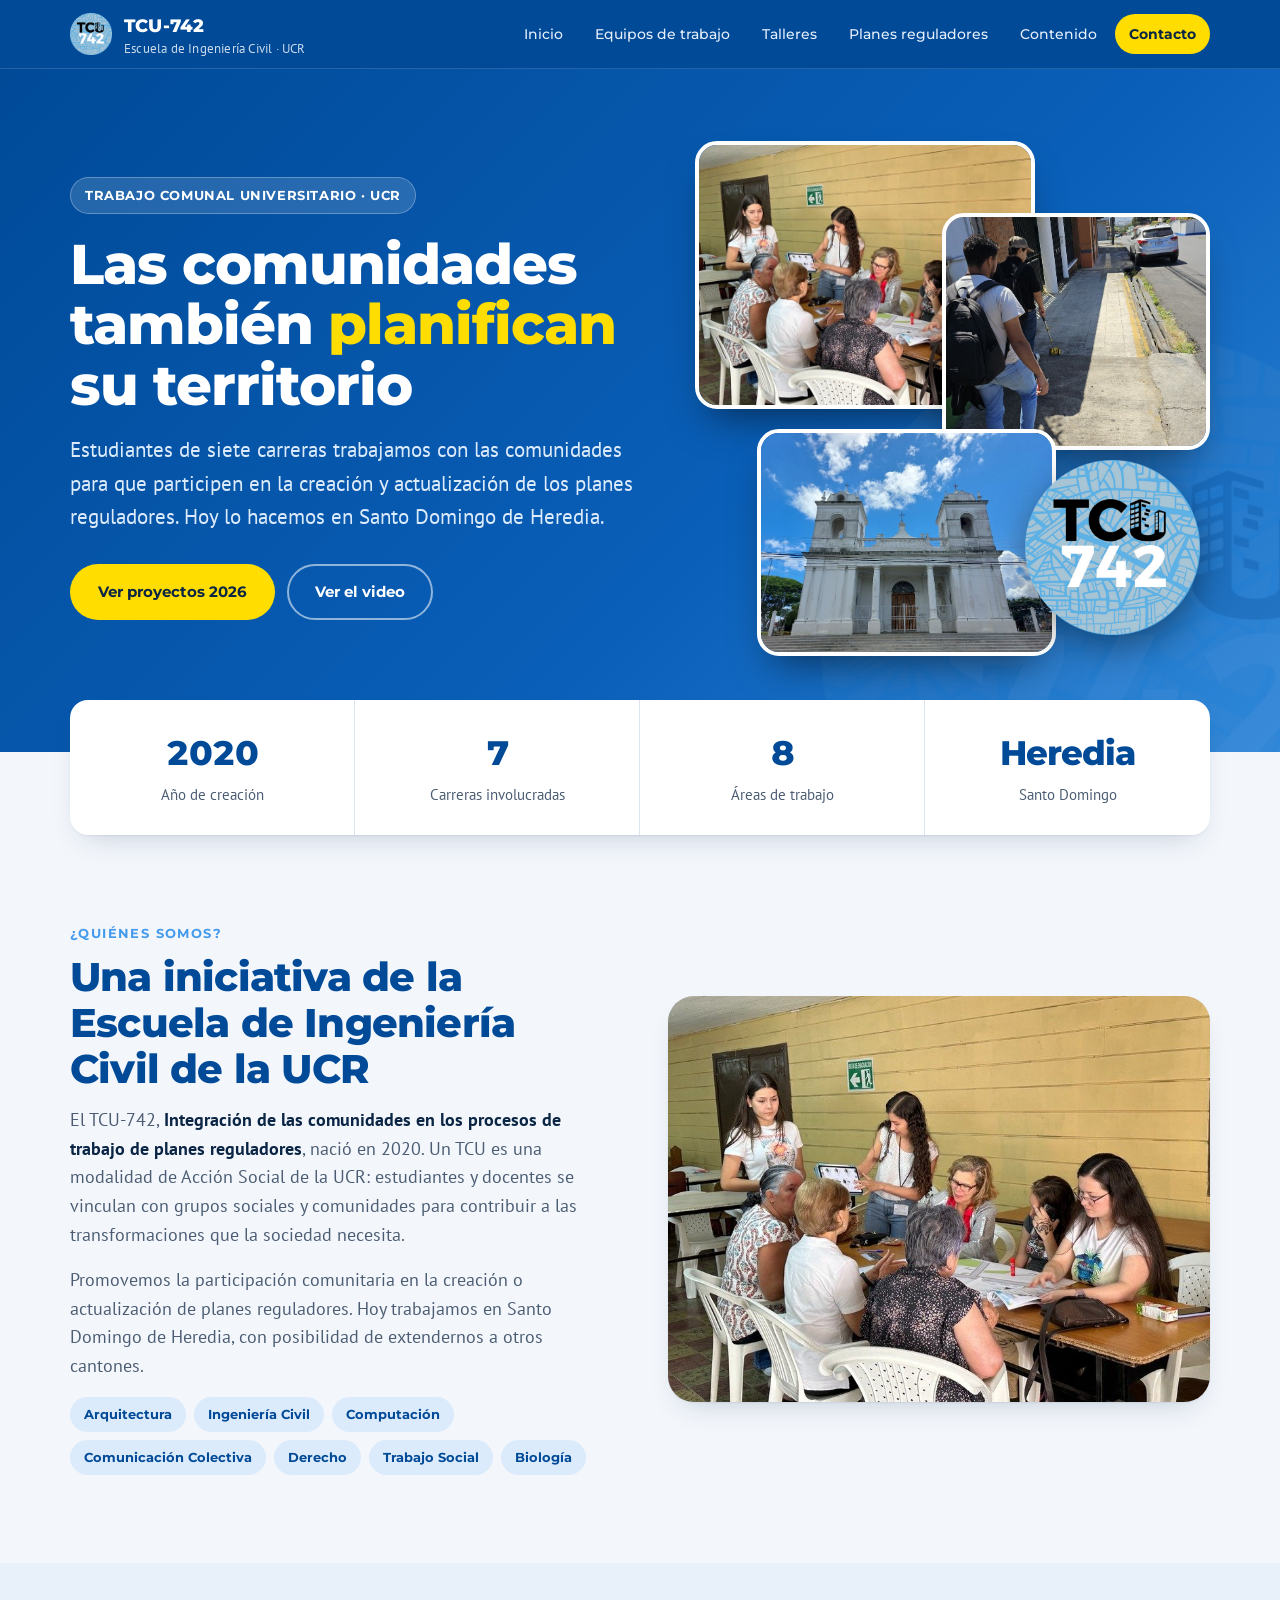
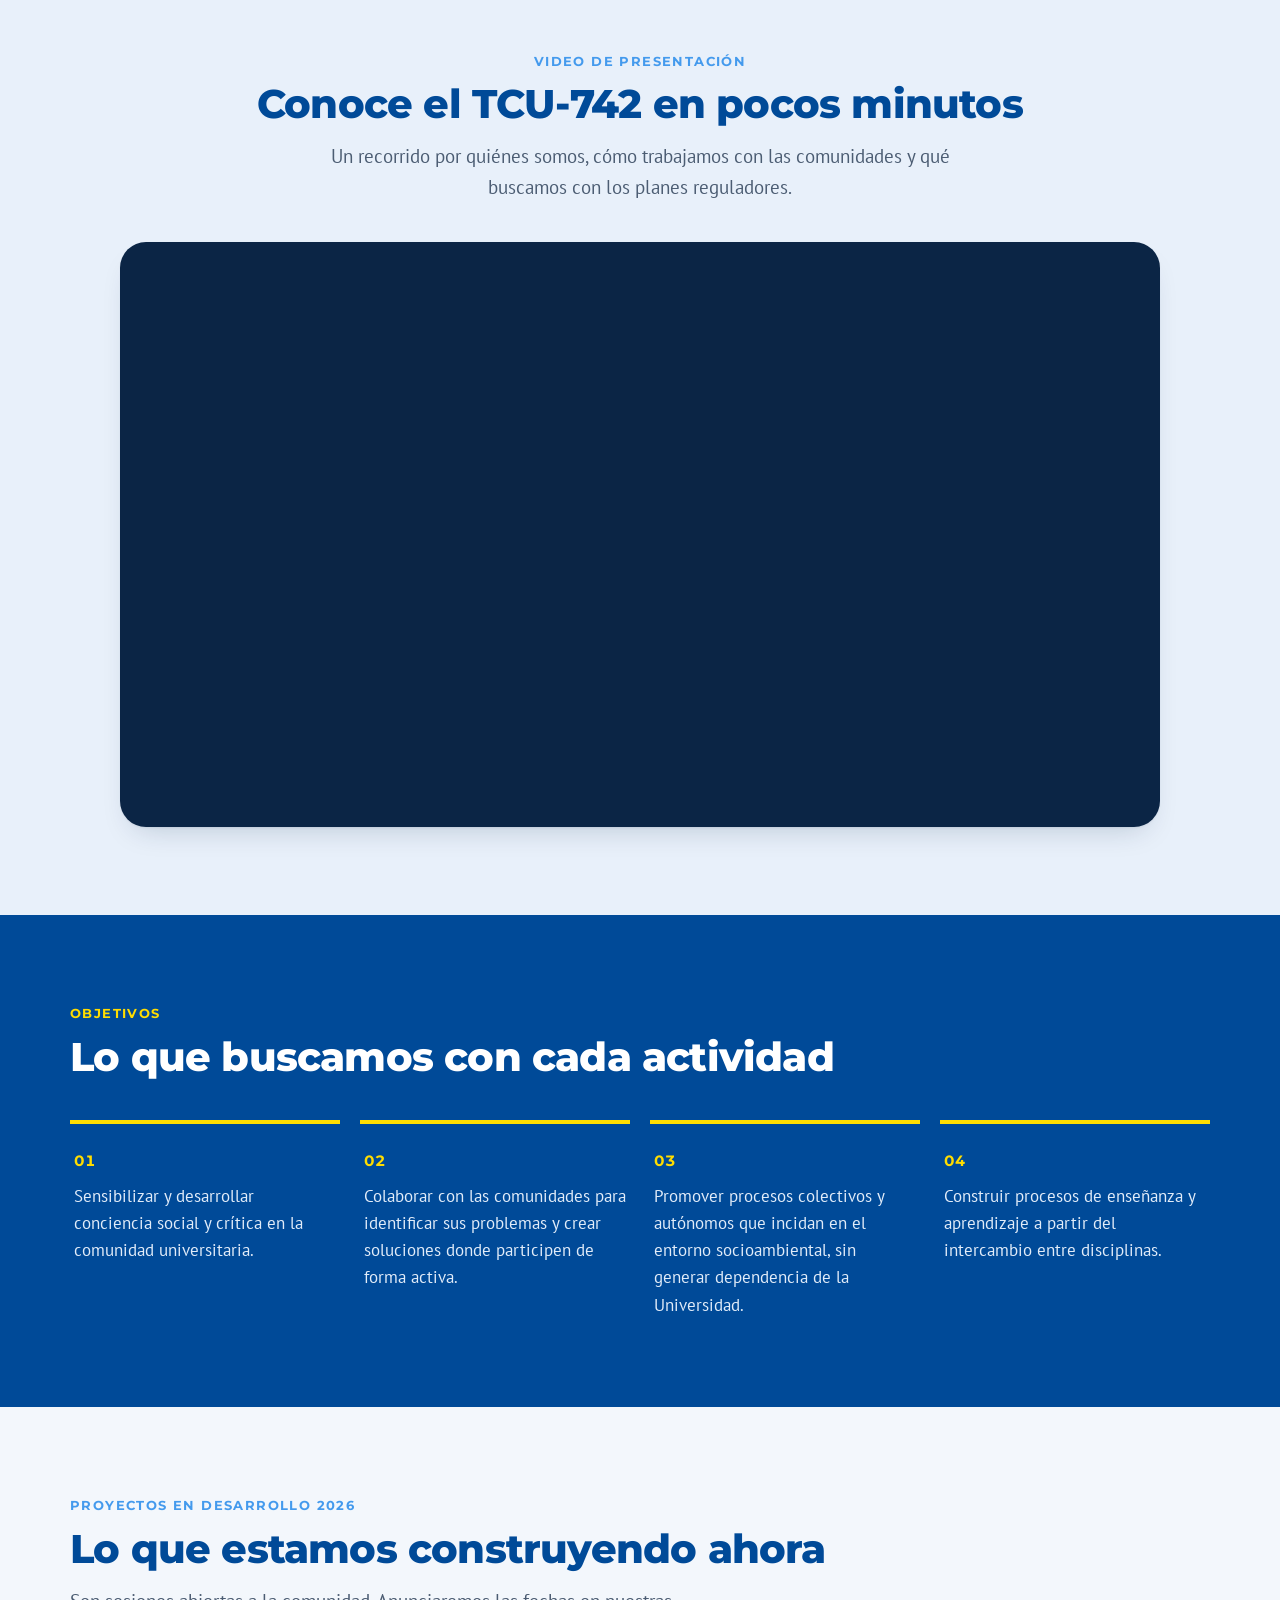
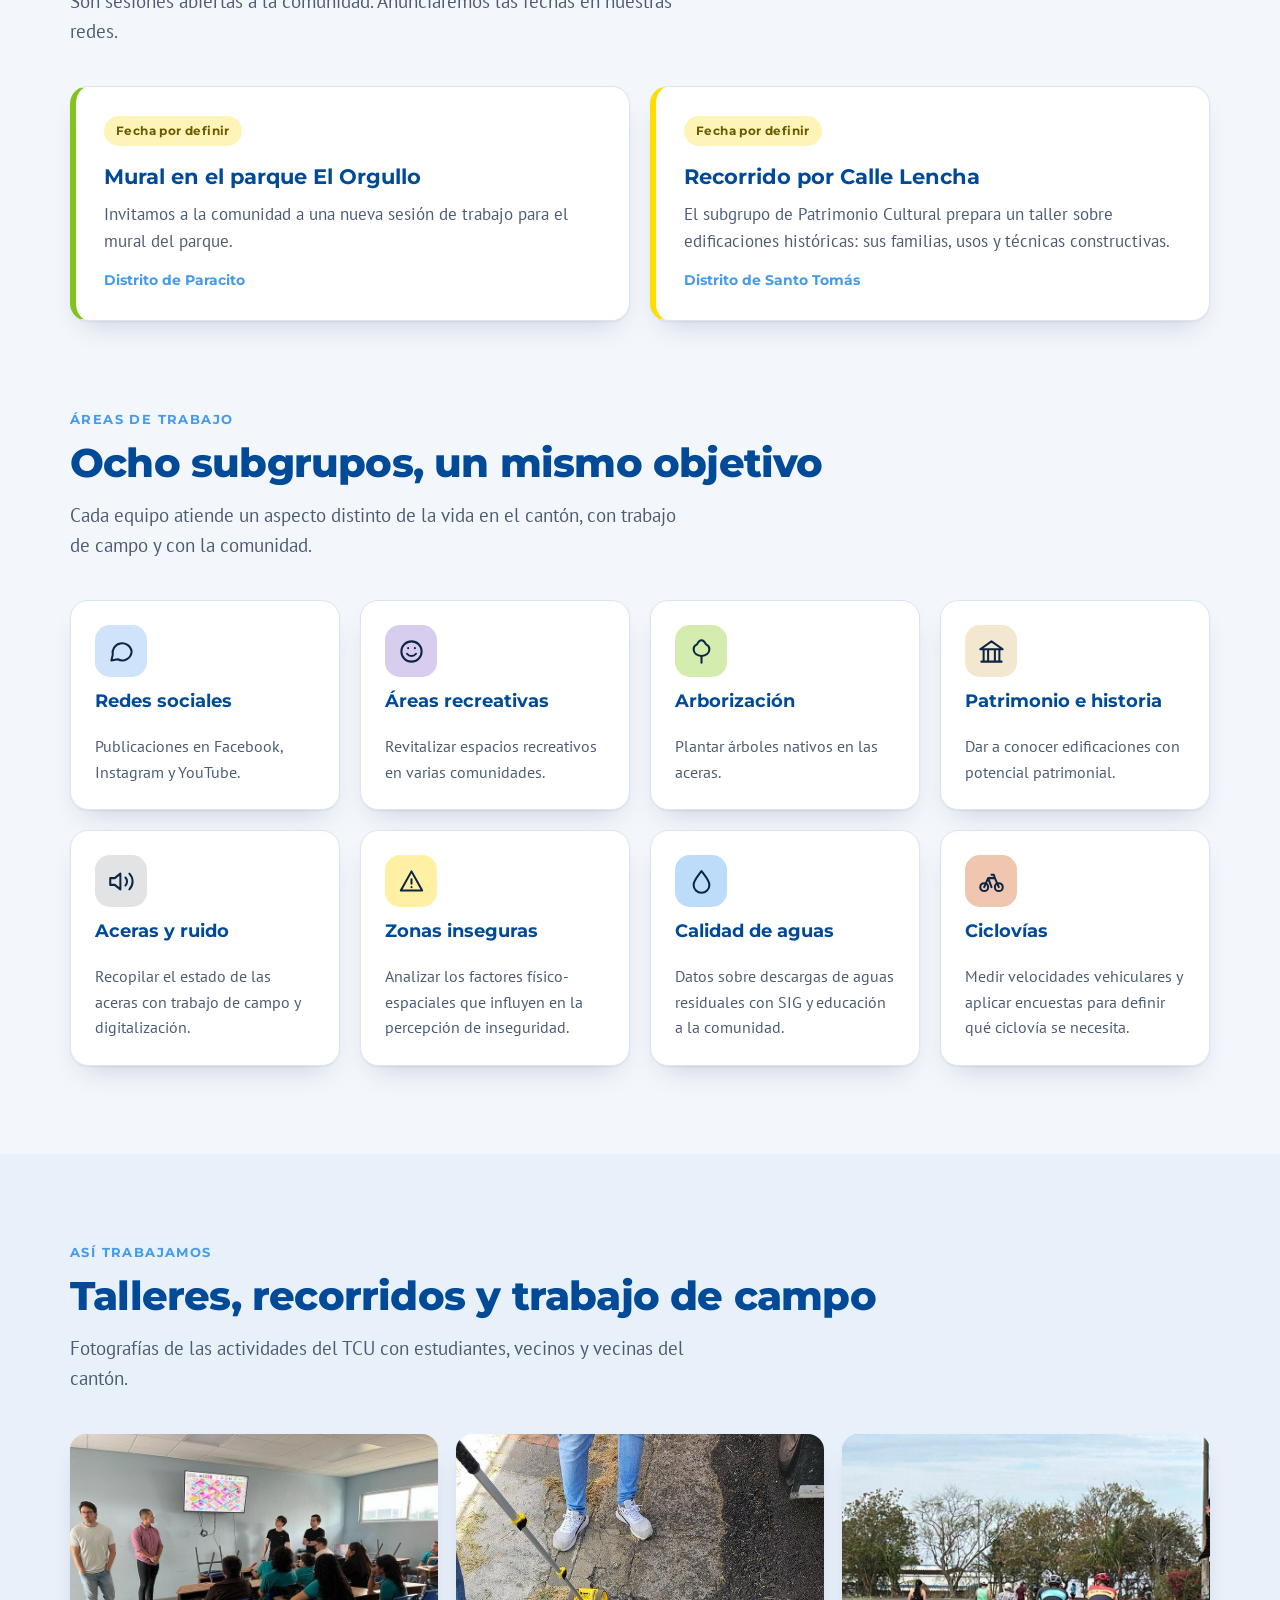
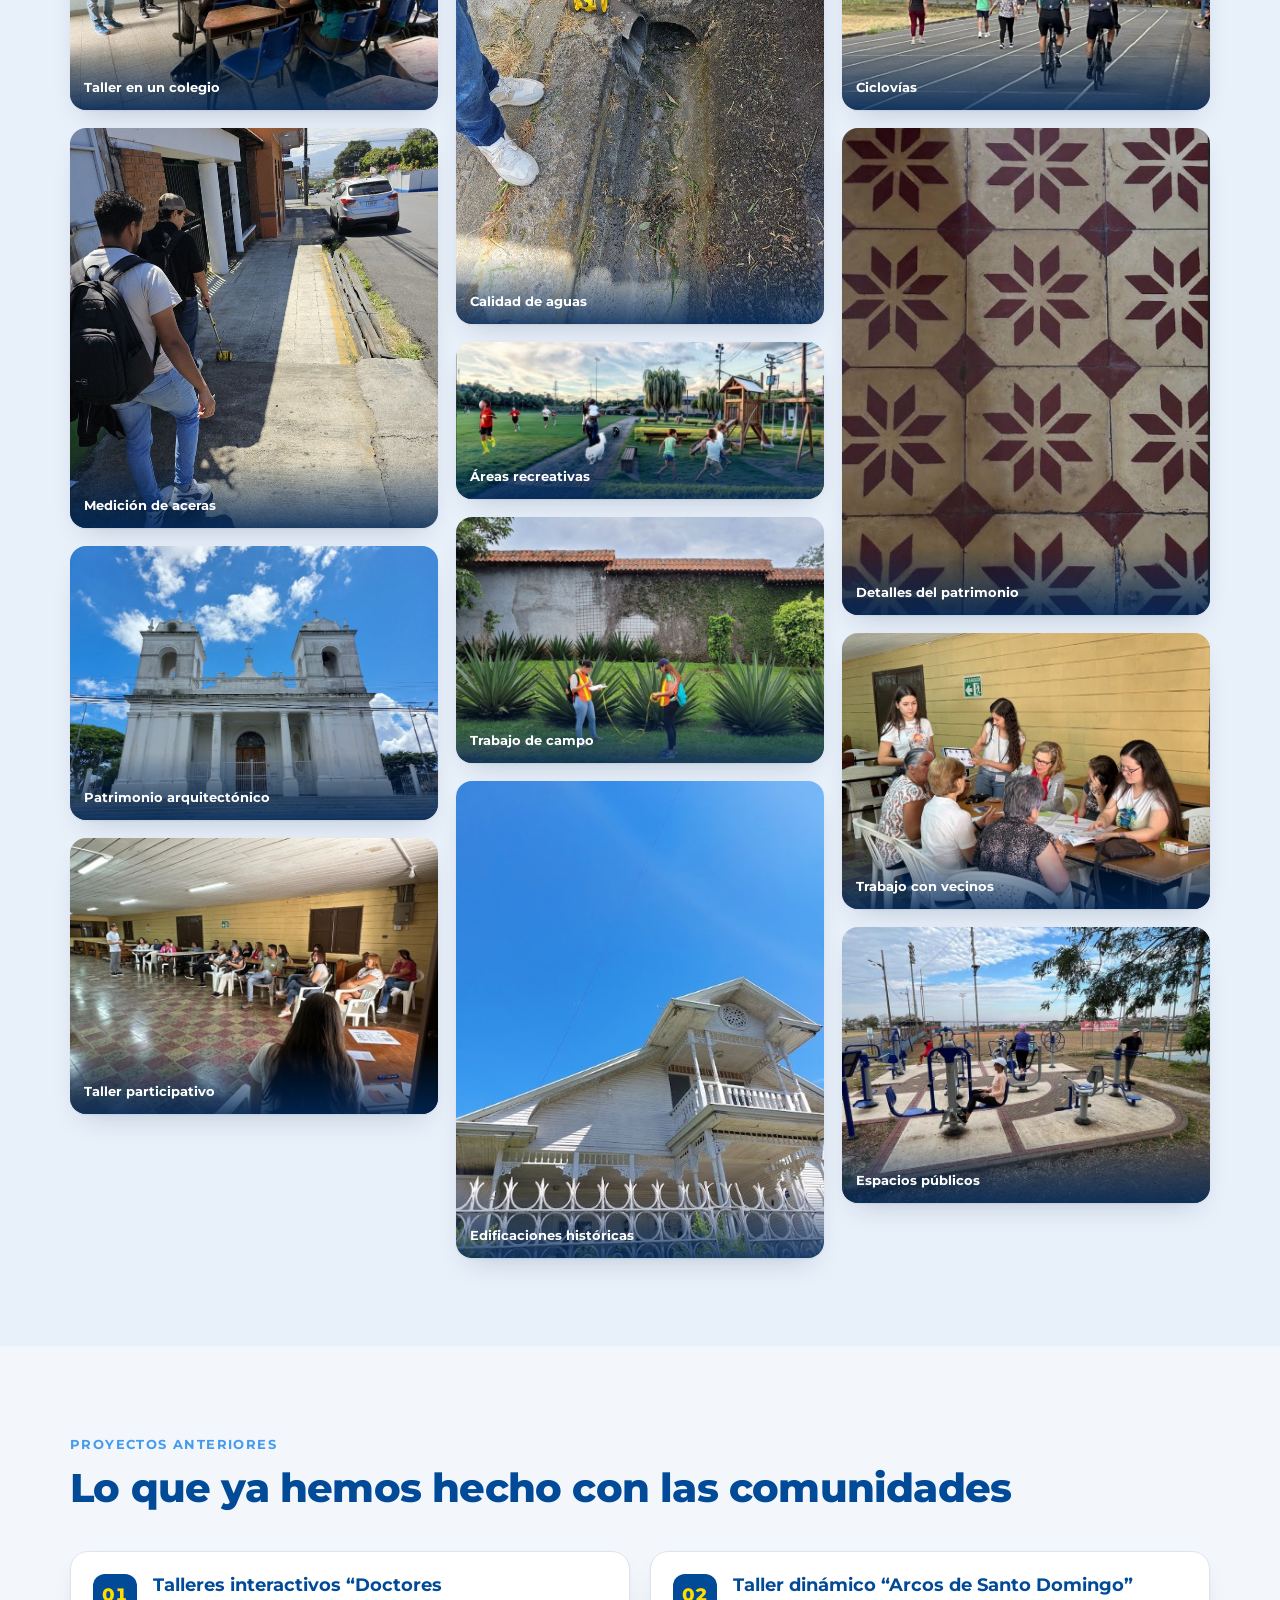
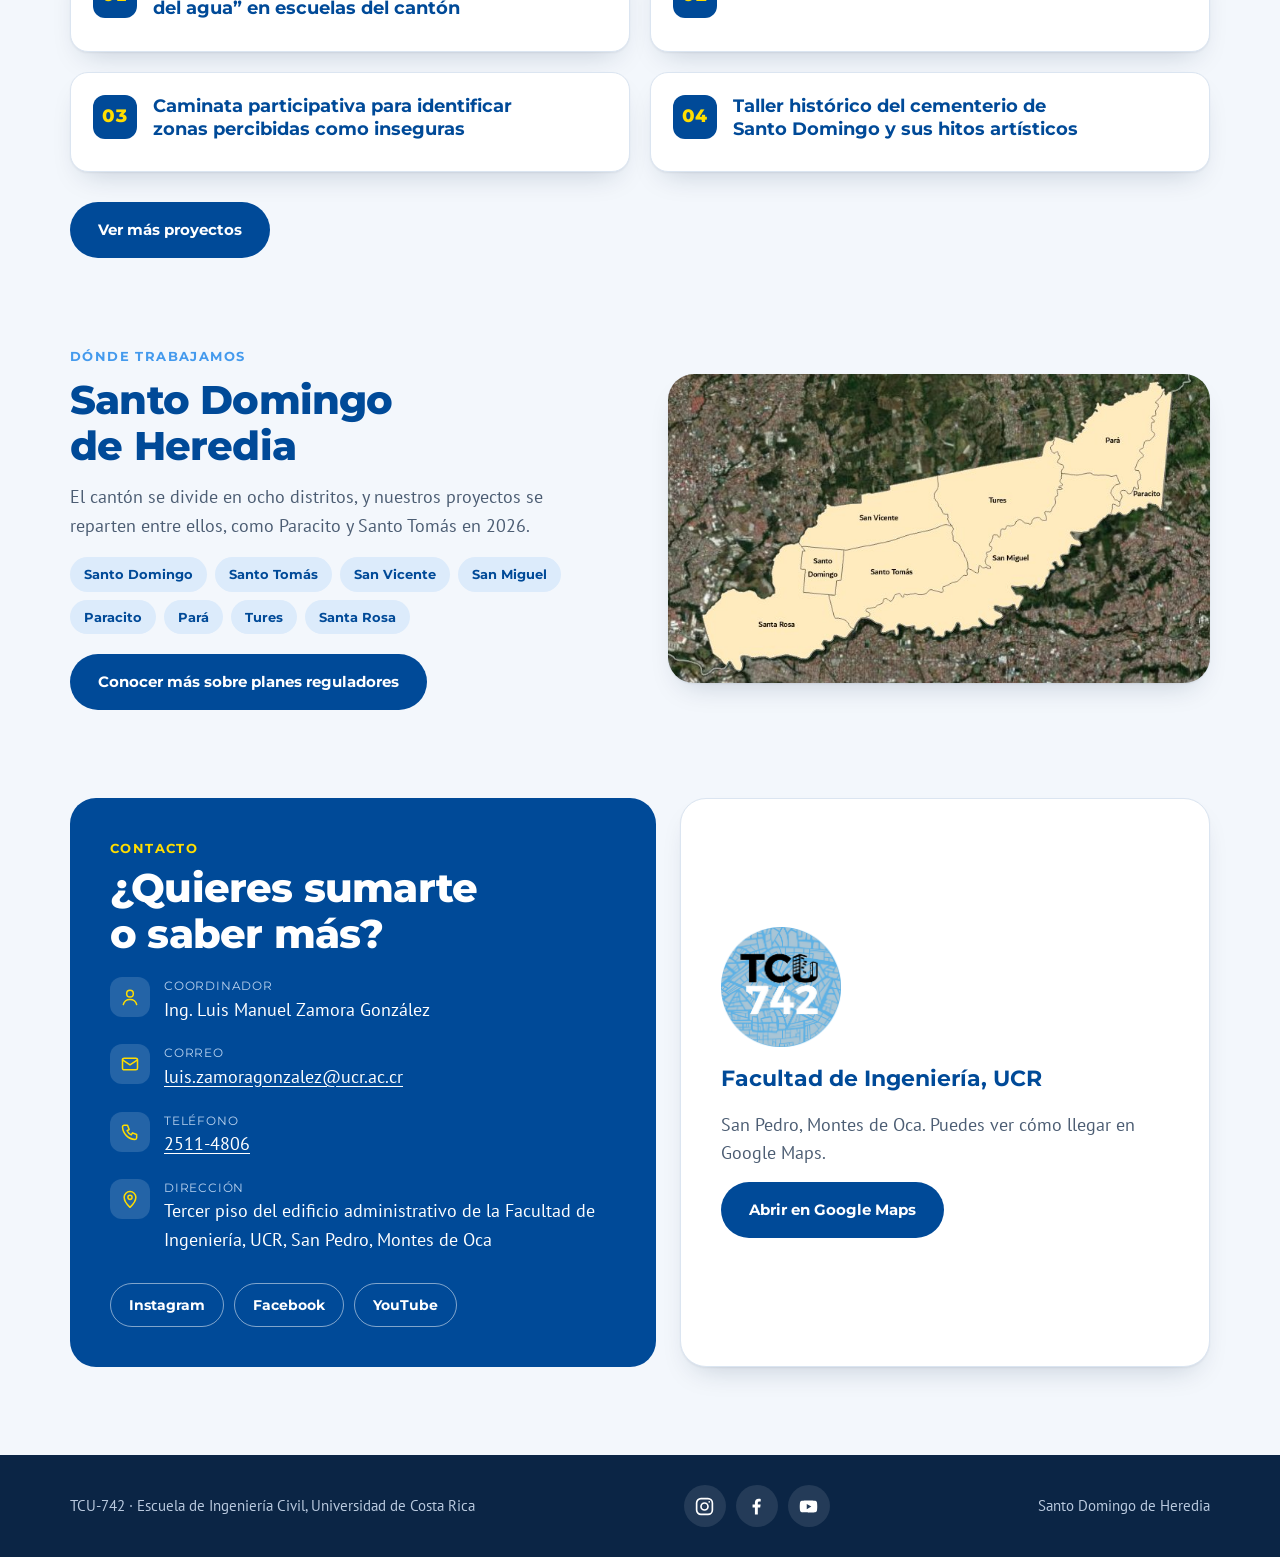
<file: index.html>
<!DOCTYPE html>
<html lang="es">
<head>
<meta charset="utf-8">
<meta name="viewport" content="width=device-width, initial-scale=1">
<title>TCU-742 Planes reguladores</title>
<meta name="description" content="Trabajo Comunal Universitario de la Escuela de Ingeniería Civil de la UCR para integrar a las comunidades en los planes reguladores de Santo Domingo de Heredia.">
<link rel="icon" type="image/png" href="img/favicon.png">
<link rel="preconnect" href="https://fonts.googleapis.com">
<link rel="preconnect" href="https://fonts.gstatic.com" crossorigin>
<link href="https://fonts.googleapis.com/css2?family=Montserrat:wght@500;700;800&family=PT+Sans:wght@400;700&display=swap" rel="stylesheet">
<style>
  /* Plan: paleta oficial del TCU (azul, celeste, amarillo, verde, gris).
     Diseño: portada azul con fotos reales, secciones claras con tarjetas, galería en mosaico. */
  :root{
    --azul:#004A98;
    --celeste:#449AED;
    --amarillo:#FFDD00;
    --verde:#80C41C;
    --gris:#A0A5A8;
    --tinta:#0b2545;
    --suave:#4c5d73;
    --fondo:#f3f7fc;
    --tarjeta:#ffffff;
    --linea:#dbe5f1;
    --display:"Montserrat",system-ui,-apple-system,"Segoe UI",sans-serif;
    --cuerpo:"PT Sans",system-ui,-apple-system,"Segoe UI",sans-serif;
    --radio:18px;
    --sombra:0 1px 2px rgba(11,37,69,.06),0 14px 30px -14px rgba(11,37,69,.22);
    color-scheme:light;
  }
  *{box-sizing:border-box;margin:0;padding:0}
  html{scroll-behavior:smooth;scroll-padding-top:84px}
  body{font-family:var(--cuerpo);font-size:18px;color:var(--tinta);background:var(--fondo);line-height:1.6;-webkit-font-smoothing:antialiased}
  img{max-width:100%;display:block}
  a{color:inherit;text-decoration:none}
  a:focus-visible,button:focus-visible{outline:3px solid var(--amarillo);outline-offset:3px;border-radius:6px}
  .wrap{width:min(1140px,100% - 32px);margin-inline:auto}
  h1,h2,h3{font-family:var(--display);text-wrap:balance}

  /* NAV */
  .nav{position:sticky;top:0;z-index:50;background:var(--azul);border-bottom:1px solid rgba(255,255,255,.14)}
  .nav .wrap{display:flex;align-items:center;justify-content:space-between;height:68px;gap:16px}
  .brand{display:flex;align-items:center;gap:12px;color:#fff;font-family:var(--display);font-weight:800;letter-spacing:.2px}
  .brand img{width:42px;height:42px}
  .brand small{display:block;font-family:var(--cuerpo);font-weight:400;font-size:12.5px;opacity:.8;letter-spacing:.2px;line-height:1.2}
  .links{display:flex;gap:4px;align-items:center}
  .links a{color:#e6f0fc;font-family:var(--display);font-weight:500;font-size:14px;padding:9px 14px;border-radius:999px}
  .links a:hover{background:rgba(255,255,255,.14);color:#fff}
  .links a.cta{background:var(--amarillo);color:var(--tinta);font-weight:700}
  .links a.cta:hover{background:#ffe84d}
  .burger{display:none;background:none;border:0;color:#fff;font-size:28px;cursor:pointer;line-height:1}

  /* PORTADA */
  .hero{background:linear-gradient(135deg,var(--azul) 0%,#0a5fb8 60%,#2b84d8 100%);color:#fff;padding:72px 0 96px;position:relative;overflow:hidden}
  .hero::before{content:"";position:absolute;inset:0;background:url("img/logo-tcu742.png") no-repeat right -160px bottom -200px/620px;opacity:.07;pointer-events:none}
  .hero .grid{display:grid;grid-template-columns:1.05fr .95fr;gap:56px;align-items:center;position:relative}
  .etiqueta{display:inline-block;font-family:var(--display);font-size:13px;font-weight:700;letter-spacing:.6px;text-transform:uppercase;background:rgba(255,255,255,.14);border:1px solid rgba(255,255,255,.28);padding:7px 14px;border-radius:999px}
  h1{font-size:clamp(34px,5.2vw,56px);line-height:1.08;margin:20px 0 18px;letter-spacing:-1px;font-weight:800}
  h1 span{color:var(--amarillo)}
  .lead{font-size:clamp(18px,1.8vw,21px);max-width:54ch;color:#dcebfb}
  .acciones{display:flex;flex-wrap:wrap;gap:12px;margin-top:30px}
  .btn{display:inline-flex;align-items:center;gap:8px;padding:14px 26px;border-radius:999px;font-family:var(--display);font-weight:700;font-size:15px;border:2px solid transparent;transition:transform .15s,background .15s}
  .btn:hover{transform:translateY(-2px)}
  .btn.amarillo{background:var(--amarillo);color:var(--tinta)}
  .btn.amarillo:hover{background:#ffe84d}
  .btn.borde{border-color:rgba(255,255,255,.55);color:#fff}
  .btn.borde:hover{background:rgba(255,255,255,.12)}
  .collage{position:relative;aspect-ratio:1/1;max-width:520px;margin-inline:auto;width:100%}
  .collage .f{position:absolute;border-radius:22px;object-fit:cover;box-shadow:0 22px 40px -16px rgba(0,0,0,.55);border:4px solid #fff}
  .collage .f1{width:66%;height:52%;top:0;left:0}
  .collage .f2{width:52%;height:46%;top:14%;right:0}
  .collage .f3{width:58%;height:44%;bottom:0;left:12%}
  .collage .sello{position:absolute;width:34%;right:2%;bottom:4%;filter:drop-shadow(0 12px 18px rgba(0,0,0,.4))}

  /* CIFRAS */
  .cifras{margin-top:-52px;position:relative;z-index:2}
  .cifras .wrap{display:grid;grid-template-columns:repeat(4,1fr);background:var(--tarjeta);border-radius:var(--radio);box-shadow:var(--sombra);overflow:hidden}
  .cifra{padding:26px 20px;text-align:center;border-right:1px solid var(--linea)}
  .cifra:last-child{border-right:0}
  .cifra b{display:block;font-family:var(--display);font-size:34px;font-weight:800;color:var(--azul);letter-spacing:-1px;font-variant-numeric:tabular-nums}
  .cifra span{font-size:15px;color:var(--suave)}

  /* SECCIONES */
  section{padding:88px 0}
  .ojo{font-family:var(--display);font-size:13px;font-weight:700;letter-spacing:1.4px;text-transform:uppercase;color:var(--celeste)}
  h2{font-size:clamp(28px,3.6vw,40px);line-height:1.15;letter-spacing:-.8px;margin:10px 0 14px;font-weight:800;color:var(--azul)}
  .sub{color:var(--suave);max-width:62ch;font-size:19px}
  .cabeza{margin-bottom:40px}

  .dos{display:grid;grid-template-columns:1fr 1fr;gap:56px;align-items:center}
  .dos p{color:var(--suave);margin-bottom:16px}
  .dos p strong{color:var(--tinta)}
  .fotogrande{border-radius:26px;overflow:hidden;box-shadow:var(--sombra);aspect-ratio:4/3;background:var(--linea)}
  .fotogrande img{width:100%;height:100%;object-fit:cover}
  .chips{display:flex;flex-wrap:wrap;gap:8px;margin-top:6px}
  .chip{font-family:var(--display);font-size:13px;font-weight:700;padding:7px 14px;border-radius:999px;background:#dcebfb;color:var(--azul)}


  /* VIDEO */
  .video{background:#e8f0fa}
  .video .cabeza{text-align:center}
  .video .sub{margin-inline:auto}
  .videoembed{position:relative;width:100%;max-width:1040px;margin-inline:auto;border-radius:26px;overflow:hidden;box-shadow:var(--sombra);aspect-ratio:16/9;background:#0b2545}
  .videoembed iframe{position:absolute;inset:0;width:100%;height:100%;border:0}

  /* OBJETIVOS */
  .objetivos{background:var(--azul);color:#fff}
  .objetivos h2{color:#fff}
  .objetivos .ojo{color:var(--amarillo)}
  .objetivos .sub{color:#c9dcf3}
  .rejilla{display:grid;gap:20px}
  .c4{grid-template-columns:repeat(4,1fr)}
  .c2{grid-template-columns:repeat(2,1fr)}
  .obj{border-top:4px solid var(--amarillo);padding:22px 4px 0}
  .obj b{font-family:var(--display);font-size:15px;color:var(--amarillo);font-variant-numeric:tabular-nums}
  .obj p{margin-top:8px;color:#e1ecf9;font-size:17px}

  /* PROYECTOS 2026 */
  .tarjeta{background:var(--tarjeta);border:1px solid var(--linea);border-radius:var(--radio);padding:28px;box-shadow:var(--sombra)}
  .tarjeta h3{font-size:21px;margin-bottom:8px;color:var(--azul)}
  .tarjeta p{color:var(--suave);font-size:17px}
  .estado{display:inline-block;font-family:var(--display);font-size:12px;font-weight:700;letter-spacing:.4px;padding:5px 12px;border-radius:999px;background:#fff4b8;color:#6b5a00;margin-bottom:14px}
  .donde{margin-top:14px;font-family:var(--display);font-size:14px;font-weight:700;color:var(--celeste)}
  .proy{border-left:6px solid var(--verde)}
  .proy:nth-child(2){border-left-color:var(--amarillo)}

  /* ÁREAS */
  .area{display:flex;flex-direction:column;gap:10px;padding:24px}
  .ico{width:52px;height:52px;border-radius:15px;display:grid;place-items:center;color:var(--tinta)}
  .ico svg{width:27px;height:27px;fill:none;stroke:currentColor;stroke-width:1.8;stroke-linecap:round;stroke-linejoin:round}
  .area h3{font-size:18px}
  .area p{font-size:16px}
  .k-azul{background:#cfe3fb}.k-morado{background:#d9cdef}.k-verde{background:#d4ecae}.k-crema{background:#f3e7cf}.k-gris{background:#e1e3e5}.k-terracota{background:#f0c6b0}.k-celeste{background:#bddcf9}.k-amarillo{background:#fff0a3}

  /* GALERÍA */
  .galeria{background:#e8f0fa}
  .mosaico{columns:3;column-gap:18px}
  .foto{break-inside:avoid;margin-bottom:18px;border-radius:16px;overflow:hidden;position:relative;background:var(--linea);box-shadow:var(--sombra)}
  .foto img{width:100%;height:auto}
  .foto figcaption{position:absolute;left:0;right:0;bottom:0;padding:34px 14px 12px;background:linear-gradient(to top,rgba(0,40,90,.85),transparent);color:#fff;font-family:var(--display);font-size:13px;font-weight:700}

  /* PROYECTOS ANTERIORES */
  .previo{display:flex;gap:16px;align-items:flex-start;padding:22px}
  .previo .num{flex:none;width:44px;height:44px;border-radius:12px;background:var(--azul);color:var(--amarillo);font-family:var(--display);font-weight:800;display:grid;place-items:center;font-variant-numeric:tabular-nums}
  .previo h3{font-size:18px;line-height:1.3;color:var(--azul)}
  .mas{margin-top:30px}
  .btn.azul{background:var(--azul);color:#fff}
  .btn.azul:hover{background:#0a5fb8}

  /* MAPA */
  .mapa{border-radius:26px;overflow:hidden;box-shadow:var(--sombra);background:var(--linea)}
  .mapa img{width:100%;height:auto}
  .distritos{display:flex;flex-wrap:wrap;gap:8px;margin:6px 0 20px}

  /* CONTACTO */
  .contacto{display:grid;grid-template-columns:1.05fr .95fr;gap:24px}
  .info{background:var(--azul);color:#fff;border-radius:26px;padding:40px}
  .info h2{color:#fff;margin-top:6px}
  .info .ojo{color:var(--amarillo)}
  .fila{display:flex;gap:14px;margin-top:20px;align-items:flex-start}
  .fila .pt{flex:none;width:40px;height:40px;border-radius:12px;background:rgba(255,255,255,.14);display:grid;place-items:center}
  .fila svg{width:20px;height:20px;fill:none;stroke:var(--amarillo);stroke-width:1.8;stroke-linecap:round;stroke-linejoin:round}
  .fila small{display:block;color:#b9d2ee;font-family:var(--display);font-size:11.5px;letter-spacing:.8px;text-transform:uppercase}
  .fila a{text-decoration:underline;text-underline-offset:3px}
  .redes{display:flex;gap:10px;flex-wrap:wrap;margin-top:28px}
  .redes a{padding:10px 18px;border-radius:999px;border:1.5px solid rgba(255,255,255,.5);font-family:var(--display);font-size:14px;font-weight:700}
  .redes a:hover{background:#fff;color:var(--azul)}
  .ubicacion{background:var(--tarjeta);border:1px solid var(--linea);border-radius:26px;padding:40px;display:flex;flex-direction:column;justify-content:center;gap:14px;box-shadow:var(--sombra)}
  .ubicacion img{width:120px;height:120px}
  .ubicacion h3{font-size:22px;color:var(--azul)}
  .ubicacion p{color:var(--suave)}

  footer{background:var(--tinta);color:#b9c9de;padding:30px 0;font-size:15px}
  footer .wrap{display:flex;justify-content:space-between;align-items:center;flex-wrap:wrap;gap:12px}
  .sociales{display:flex;gap:10px}
  .sociales a{width:42px;height:42px;border-radius:50%;display:grid;place-items:center;background:rgba(255,255,255,.1);color:#fff;transition:background .2s,color .2s,transform .2s}
  .sociales a:hover{background:var(--amarillo);color:var(--tinta);transform:translateY(-2px)}
  .sociales svg{width:21px;height:21px}
  .videolink{display:none;text-align:center;margin:18px 0 0}

  @media(max-width:900px){
    body{font-size:17px}
    .hero{padding:48px 0 84px}
    .hero .grid,.dos,.contacto{grid-template-columns:1fr}
    .collage{max-width:420px}
    .c4{grid-template-columns:repeat(2,1fr)}
    .cifras .wrap{grid-template-columns:repeat(2,1fr)}
    .cifra:nth-child(2){border-right:0}
    .cifra:nth-child(-n+2){border-bottom:1px solid var(--linea)}
    .mosaico{columns:2}
    section{padding:64px 0}
    .links{display:none;position:absolute;top:68px;left:0;right:0;flex-direction:column;align-items:stretch;background:var(--azul);padding:12px 16px 18px}
    .links.abierto{display:flex}
    .burger{display:block}
    .info,.ubicacion{padding:30px 24px}
  }
  @media(max-width:700px){
    #video .wrap{width:100%}
    #video .cabeza,#video .videolink{padding-inline:20px}
    .videoembed{border-radius:0;aspect-ratio:auto;height:min(78vw,420px);min-height:260px;box-shadow:none}
    .videolink{display:block}
  }
  @media(max-width:560px){
    .c4,.c2{grid-template-columns:1fr}
    .mosaico{columns:1}
  }
  @media(prefers-reduced-motion:reduce){
    html{scroll-behavior:auto}
    .btn{transition:none}
  }

</style>
</head>
<body>

<header class="nav">
  <div class="wrap">
    <a href="#inicio" class="brand">
      <img src="img/logo-tcu742.png" alt="Logo del TCU-742">
      <span>TCU-742<small>Escuela de Ingeniería Civil · UCR</small></span>
    </a>
    <button class="burger" aria-label="Abrir o cerrar el menú" aria-controls="menu" onclick="document.getElementById('menu').classList.toggle('abierto')">☰</button>
    <nav class="links" id="menu" aria-label="Principal">
      <a href="index.html" aria-current="page">Inicio</a>
      <a href="equipos.html">Equipos de trabajo</a>
      <a href="talleres.html">Talleres</a>
      <a href="planes-reguladores.html">Planes reguladores</a>
      <a href="contenido.html">Contenido</a>
      <a href="#contacto" class="cta">Contacto</a>
    </nav>
  </div>
</header>

<main id="inicio">

  <div class="hero">
    <div class="wrap grid">
      <div>
        <span class="etiqueta">Trabajo Comunal Universitario · UCR</span>
        <h1>Las comunidades también <span>planifican</span> su territorio</h1>
        <p class="lead">Estudiantes de siete carreras trabajamos con las comunidades para que participen en la creación y actualización de los planes reguladores. Hoy lo hacemos en Santo Domingo de Heredia.</p>
        <div class="acciones">
          <a class="btn amarillo" href="#proyectos">Ver proyectos 2026</a>
          <a class="btn borde" href="#video">Ver el video</a>
        </div>
      </div>
      <div class="collage" aria-hidden="true">
        <img class="f f1" src="img/taller-comunidad.jpg" alt="">
        <img class="f f2" src="img/aceras-medicion.jpg" alt="">
        <img class="f f3" src="img/iglesia.jpg" alt="">
        <img class="sello" src="img/logo-tcu742.png" alt="">
      </div>
    </div>
  </div>

  <div class="cifras">
    <div class="wrap">
      <div class="cifra"><b>2020</b><span>Año de creación</span></div>
      <div class="cifra"><b>7</b><span>Carreras involucradas</span></div>
      <div class="cifra"><b>8</b><span>Áreas de trabajo</span></div>
      <div class="cifra"><b>Heredia</b><span>Santo Domingo</span></div>
    </div>
  </div>

  <section id="quienes">
    <div class="wrap dos">
      <div>
        <div class="ojo">¿Quiénes somos?</div>
        <h2>Una iniciativa de la Escuela de Ingeniería Civil de la UCR</h2>
        <p>El TCU-742, <strong>Integración de las comunidades en los procesos de trabajo de planes reguladores</strong>, nació en 2020. Un TCU es una modalidad de Acción Social de la UCR: estudiantes y docentes se vinculan con grupos sociales y comunidades para contribuir a las transformaciones que la sociedad necesita.</p>
        <p>Promovemos la participación comunitaria en la creación o actualización de planes reguladores. Hoy trabajamos en Santo Domingo de Heredia, con posibilidad de extendernos a otros cantones.</p>
        <div class="chips">
          <span class="chip">Arquitectura</span><span class="chip">Ingeniería Civil</span><span class="chip">Computación</span><span class="chip">Comunicación Colectiva</span><span class="chip">Derecho</span><span class="chip">Trabajo Social</span><span class="chip">Biología</span>
        </div>
      </div>
      <div class="fotogrande"><img src="img/taller-comunidad.jpg" alt="Estudiantes del TCU trabajando en una mesa con vecinos de la comunidad" loading="lazy"></div>
    </div>
  </section>

  <section class="video" id="video">
    <div class="wrap">
      <div class="cabeza">
        <div class="ojo">Video de presentación</div>
        <h2>Conoce el TCU-742 en pocos minutos</h2>
        <p class="sub">Un recorrido por quiénes somos, cómo trabajamos con las comunidades y qué buscamos con los planes reguladores.</p>
      </div>
      <div class="videoembed">
        <iframe src="https://drive.google.com/file/d/1j2CN5TJUdr0VYqw5EC4DVqB-M1Z2Fuxt/preview" title="Video de presentación del TCU-742" allow="autoplay; fullscreen" allowfullscreen loading="lazy"></iframe>
      </div>
      <p class="videolink"><a class="btn azul" href="https://drive.google.com/file/d/1j2CN5TJUdr0VYqw5EC4DVqB-M1Z2Fuxt/view" target="_blank" rel="noopener">Abrir el video en pantalla completa</a></p>
    </div>
  </section>

  <section class="objetivos" id="objetivos">
    <div class="wrap">
      <div class="cabeza">
        <div class="ojo">Objetivos</div>
        <h2>Lo que buscamos con cada actividad</h2>
      </div>
      <div class="rejilla c4">
        <div class="obj"><b>01</b><p>Sensibilizar y desarrollar conciencia social y crítica en la comunidad universitaria.</p></div>
        <div class="obj"><b>02</b><p>Colaborar con las comunidades para identificar sus problemas y crear soluciones donde participen de forma activa.</p></div>
        <div class="obj"><b>03</b><p>Promover procesos colectivos y autónomos que incidan en el entorno socioambiental, sin generar dependencia de la Universidad.</p></div>
        <div class="obj"><b>04</b><p>Construir procesos de enseñanza y aprendizaje a partir del intercambio entre disciplinas.</p></div>
      </div>
    </div>
  </section>

  <section id="proyectos">
    <div class="wrap">
      <div class="cabeza">
        <div class="ojo">Proyectos en desarrollo 2026</div>
        <h2>Lo que estamos construyendo ahora</h2>
        <p class="sub">Son sesiones abiertas a la comunidad. Anunciaremos las fechas en nuestras redes.</p>
      </div>
      <div class="rejilla c2">
        <article class="tarjeta proy">
          <span class="estado">Fecha por definir</span>
          <h3>Mural en el parque El Orgullo</h3>
          <p>Invitamos a la comunidad a una nueva sesión de trabajo para el mural del parque.</p>
          <div class="donde">Distrito de Paracito</div>
        </article>
        <article class="tarjeta proy">
          <span class="estado">Fecha por definir</span>
          <h3>Recorrido por Calle Lencha</h3>
          <p>El subgrupo de Patrimonio Cultural prepara un taller sobre edificaciones históricas: sus familias, usos y técnicas constructivas.</p>
          <div class="donde">Distrito de Santo Tomás</div>
        </article>
      </div>
    </div>
  </section>

  <section id="areas" style="padding-top:0">
    <div class="wrap">
      <div class="cabeza">
        <div class="ojo">Áreas de trabajo</div>
        <h2>Ocho subgrupos, un mismo objetivo</h2>
        <p class="sub">Cada equipo atiende un aspecto distinto de la vida en el cantón, con trabajo de campo y con la comunidad.</p>
      </div>
      <div class="rejilla c4">
        <article class="tarjeta area"><div class="ico k-azul"><svg viewBox="0 0 24 24"><path d="M21 11.5a8.4 8.4 0 0 1-12.4 7.4L3 20l1.2-5A8.5 8.5 0 1 1 21 11.5z"/></svg></div><h3>Redes sociales</h3><p>Publicaciones en Facebook, Instagram y YouTube.</p></article>
        <article class="tarjeta area"><div class="ico k-morado"><svg viewBox="0 0 24 24"><circle cx="12" cy="12" r="9"/><path d="M8 14s1.5 2 4 2 4-2 4-2M9 9h.01M15 9h.01"/></svg></div><h3>Áreas recreativas</h3><p>Revitalizar espacios recreativos en varias comunidades.</p></article>
        <article class="tarjeta area"><div class="ico k-verde"><svg viewBox="0 0 24 24"><path d="M12 22v-6"/><path d="M12 16c-4 0-7-2.5-7-6 0-2 1.3-3.6 3-4.3C9 3.5 10.3 2 12 2s3 1.5 4 3.7c1.7.7 3 2.3 3 4.3 0 3.5-3 6-7 6z"/></svg></div><h3>Arborización</h3><p>Plantar árboles nativos en las aceras.</p></article>
        <article class="tarjeta area"><div class="ico k-crema"><svg viewBox="0 0 24 24"><path d="M3 21h18M5 21V10m4 11V10m6 11V10m4 11V10M2 10l10-7 10 7z"/></svg></div><h3>Patrimonio e historia</h3><p>Dar a conocer edificaciones con potencial patrimonial.</p></article>
        <article class="tarjeta area"><div class="ico k-gris"><svg viewBox="0 0 24 24"><path d="M11 5 6 9H2v6h4l5 4z"/><path d="M15.5 8.5a5 5 0 0 1 0 7M19 5a10 10 0 0 1 0 14"/></svg></div><h3>Aceras y ruido</h3><p>Recopilar el estado de las aceras con trabajo de campo y digitalización.</p></article>
        <article class="tarjeta area"><div class="ico k-amarillo"><svg viewBox="0 0 24 24"><path d="M12 3 2.5 20h19z"/><path d="M12 10v4M12 17h.01"/></svg></div><h3>Zonas inseguras</h3><p>Analizar los factores físico-espaciales que influyen en la percepción de inseguridad.</p></article>
        <article class="tarjeta area"><div class="ico k-celeste"><svg viewBox="0 0 24 24"><path d="M12 2.7C8 8 5 11.2 5 15a7 7 0 0 0 14 0c0-3.8-3-7-7-12.3z"/></svg></div><h3>Calidad de aguas</h3><p>Datos sobre descargas de aguas residuales con SIG y educación a la comunidad.</p></article>
        <article class="tarjeta area"><div class="ico k-terracota"><svg viewBox="0 0 24 24"><circle cx="5.5" cy="17" r="3.5"/><circle cx="18.5" cy="17" r="3.5"/><path d="M5.5 17 9 9h6l3.5 8M9 9l3 8M15 9l-1-3h-2"/></svg></div><h3>Ciclovías</h3><p>Medir velocidades vehiculares y aplicar encuestas para definir qué ciclovía se necesita.</p></article>
      </div>
    </div>
  </section>

  <section class="galeria" id="galeria">
    <div class="wrap">
      <div class="cabeza">
        <div class="ojo">Así trabajamos</div>
        <h2>Talleres, recorridos y trabajo de campo</h2>
        <p class="sub">Fotografías de las actividades del TCU con estudiantes, vecinos y vecinas del cantón.</p>
      </div>
      <div class="mosaico">
        <figure class="foto"><img src="img/taller-colegio.jpg" alt="Estudiantes del TCU presentando en un aula de colegio" loading="lazy"><figcaption>Taller en un colegio</figcaption></figure>
        <figure class="foto"><img src="img/aceras-medicion.jpg" alt="Estudiantes midiendo una acera con una rueda de medición" loading="lazy"><figcaption>Medición de aceras</figcaption></figure>
        <figure class="foto"><img src="img/iglesia.jpg" alt="Fachada de una iglesia blanca de dos torres" loading="lazy"><figcaption>Patrimonio arquitectónico</figcaption></figure>
        <figure class="foto"><img src="img/salon-comunal.jpg" alt="Salón comunal con participantes sentados en mesas" loading="lazy"><figcaption>Taller participativo</figcaption></figure>
        <figure class="foto"><img src="img/aguas-inspeccion.jpg" alt="Inspección en campo de una descarga de aguas residuales" loading="lazy"><figcaption>Calidad de aguas</figcaption></figure>
        <figure class="foto"><img src="img/parque-juegos.jpg" alt="Niños y familias jugando en un parque con zona de juegos" loading="lazy"><figcaption>Áreas recreativas</figcaption></figure>
        <figure class="foto"><img src="img/campo-vecinos.jpg" alt="Dos personas con chaleco naranja trabajando en un jardín" loading="lazy"><figcaption>Trabajo de campo</figcaption></figure>
        <figure class="foto"><img src="img/casa-blanca.jpg" alt="Casa de madera blanca con balcón y verja" loading="lazy"><figcaption>Edificaciones históricas</figcaption></figure>
        <figure class="foto"><img src="img/ciclovia-pista.jpg" alt="Ciclistas y caminantes en una pista" loading="lazy"><figcaption>Ciclovías</figcaption></figure>
        <figure class="foto"><img src="img/azulejos.jpg" alt="Piso de mosaicos antiguos con diseño de estrella" loading="lazy"><figcaption>Detalles del patrimonio</figcaption></figure>
        <figure class="foto"><img src="img/taller-comunidad.jpg" alt="Estudiantes y vecinas trabajando alrededor de una mesa" loading="lazy"><figcaption>Trabajo con vecinos</figcaption></figure>
        <figure class="foto"><img src="img/parque-gimnasio.jpg" alt="Parque con máquinas de ejercicio al aire libre" loading="lazy"><figcaption>Espacios públicos</figcaption></figure>
      </div>
    </div>
  </section>

  <section id="anteriores">
    <div class="wrap">
      <div class="cabeza">
        <div class="ojo">Proyectos anteriores</div>
        <h2>Lo que ya hemos hecho con las comunidades</h2>
      </div>
      <div class="rejilla c2">
        <article class="tarjeta previo"><span class="num">01</span><h3>Talleres interactivos “Doctores del agua” en escuelas del cantón</h3></article>
        <article class="tarjeta previo"><span class="num">02</span><h3>Taller dinámico “Arcos de Santo Domingo”</h3></article>
        <article class="tarjeta previo"><span class="num">03</span><h3>Caminata participativa para identificar zonas percibidas como inseguras</h3></article>
        <article class="tarjeta previo"><span class="num">04</span><h3>Taller histórico del cementerio de Santo Domingo y sus hitos artísticos</h3></article>
      </div>
      <div class="mas"><a class="btn azul" href="talleres.html">Ver más proyectos</a></div>
    </div>
  </section>

  <section id="planes" style="padding-top:0">
    <div class="wrap dos">
      <div>
        <div class="ojo">Dónde trabajamos</div>
        <h2>Santo Domingo de Heredia</h2>
        <p>El cantón se divide en ocho distritos, y nuestros proyectos se reparten entre ellos, como Paracito y Santo Tomás en 2026.</p>
        <div class="distritos">
          <span class="chip">Santo Domingo</span><span class="chip">Santo Tomás</span><span class="chip">San Vicente</span><span class="chip">San Miguel</span><span class="chip">Paracito</span><span class="chip">Pará</span><span class="chip">Tures</span><span class="chip">Santa Rosa</span>
        </div>
        <a class="btn azul" href="planes-reguladores.html">Conocer más sobre planes reguladores</a>
      </div>
      <div class="mapa"><img src="img/mapa-canton.jpg" alt="Mapa satelital del cantón de Santo Domingo con sus distritos" loading="lazy"></div>
    </div>
  </section>

  <section id="contacto" style="padding-top:0">
    <div class="wrap contacto">
      <div class="info">
        <div class="ojo">Contacto</div>
        <h2>¿Quieres sumarte o saber más?</h2>
        <div class="fila"><span class="pt"><svg viewBox="0 0 24 24"><circle cx="12" cy="8" r="4"/><path d="M4 21c1-4 4-6 8-6s7 2 8 6"/></svg></span><div><small>Coordinador</small>Ing. Luis Manuel Zamora González</div></div>
        <div class="fila"><span class="pt"><svg viewBox="0 0 24 24"><rect x="3" y="5" width="18" height="14" rx="2"/><path d="m3 7 9 6 9-6"/></svg></span><div><small>Correo</small><a href="mailto:luis.zamoragonzalez@ucr.ac.cr">luis.zamoragonzalez@ucr.ac.cr</a></div></div>
        <div class="fila"><span class="pt"><svg viewBox="0 0 24 24"><path d="M5 4h4l2 5-2.5 1.5a11 11 0 0 0 5 5L15 13l5 2v4a2 2 0 0 1-2 2A16 16 0 0 1 3 6a2 2 0 0 1 2-2z"/></svg></span><div><small>Teléfono</small><a href="tel:+50625114806">2511-4806</a></div></div>
        <div class="fila"><span class="pt"><svg viewBox="0 0 24 24"><path d="M12 22s7-6.3 7-12a7 7 0 0 0-14 0c0 5.7 7 12 7 12z"/><circle cx="12" cy="10" r="2.5"/></svg></span><div><small>Dirección</small>Tercer piso del edificio administrativo de la Facultad de Ingeniería, UCR, San Pedro, Montes de Oca</div></div>
        <div class="redes">
          <a href="https://www.instagram.com/tcu742/" target="_blank" rel="noopener">Instagram</a>
          <a href="https://www.facebook.com/TCU742/" target="_blank" rel="noopener">Facebook</a>
          <a href="https://www.youtube.com/@tcu742-escuelaingenieriaci2" target="_blank" rel="noopener">YouTube</a>
        </div>
      </div>
      <div class="ubicacion">
        <img src="img/logo-tcu742.png" alt="Logo del TCU-742" loading="lazy">
        <h3>Facultad de Ingeniería, UCR</h3>
        <p>San Pedro, Montes de Oca. Puedes ver cómo llegar en Google Maps.</p>
        <div><a class="btn azul" href="https://www.google.com/maps/search/?api=1&amp;query=Facultad+de+Ingenier%C3%ADa+Universidad+de+Costa+Rica">Abrir en Google Maps</a></div>
      </div>
    </div>
  </section>
</main>

<footer>
  <div class="wrap">
    <span>TCU-742 · Escuela de Ingeniería Civil, Universidad de Costa Rica</span>
    <div class="sociales">
      <a href="https://www.instagram.com/tcu742/" target="_blank" rel="noopener" aria-label="Instagram del TCU-742" title="Instagram"><svg viewBox="0 0 24 24" fill="none" stroke="currentColor" stroke-width="1.9" stroke-linecap="round" stroke-linejoin="round"><rect x="3" y="3" width="18" height="18" rx="5"/><circle cx="12" cy="12" r="4"/><circle cx="17.4" cy="6.6" r="1" fill="currentColor" stroke="none"/></svg></a>
      <a href="https://www.facebook.com/TCU742/" target="_blank" rel="noopener" aria-label="Facebook del TCU-742" title="Facebook"><svg viewBox="0 0 24 24" fill="currentColor"><path d="M13.5 21v-8h2.7l.5-3.2h-3.2V7.9c0-.9.4-1.7 1.8-1.7h1.5V3.4S15.6 3.2 14.4 3.2c-2.6 0-4.2 1.5-4.2 4.3v2.3H7.5V13h2.7v8z"/></svg></a>
      <a href="https://www.youtube.com/@tcu742-escuelaingenieriaci2" target="_blank" rel="noopener" aria-label="YouTube del TCU-742" title="YouTube"><svg viewBox="0 0 24 24" fill="currentColor"><path d="M21.6 7.2a2.5 2.5 0 0 0-1.8-1.8C18.2 5 12 5 12 5s-6.2 0-7.8.4A2.5 2.5 0 0 0 2.4 7.2C2 8.8 2 12 2 12s0 3.2.4 4.8a2.5 2.5 0 0 0 1.8 1.8C5.8 19 12 19 12 19s6.2 0 7.8-.4a2.5 2.5 0 0 0 1.8-1.8c.4-1.6.4-4.8.4-4.8s0-3.2-.4-4.8zM10 15V9l5.2 3z"/></svg></a>
    </div>
    <span>Santo Domingo de Heredia</span>
  </div>
</footer>

<script>
  document.querySelectorAll('#menu a').forEach(function(a){a.addEventListener('click',function(){document.getElementById('menu').classList.remove('abierto')})});
</script>
</body>
</html>
</file>
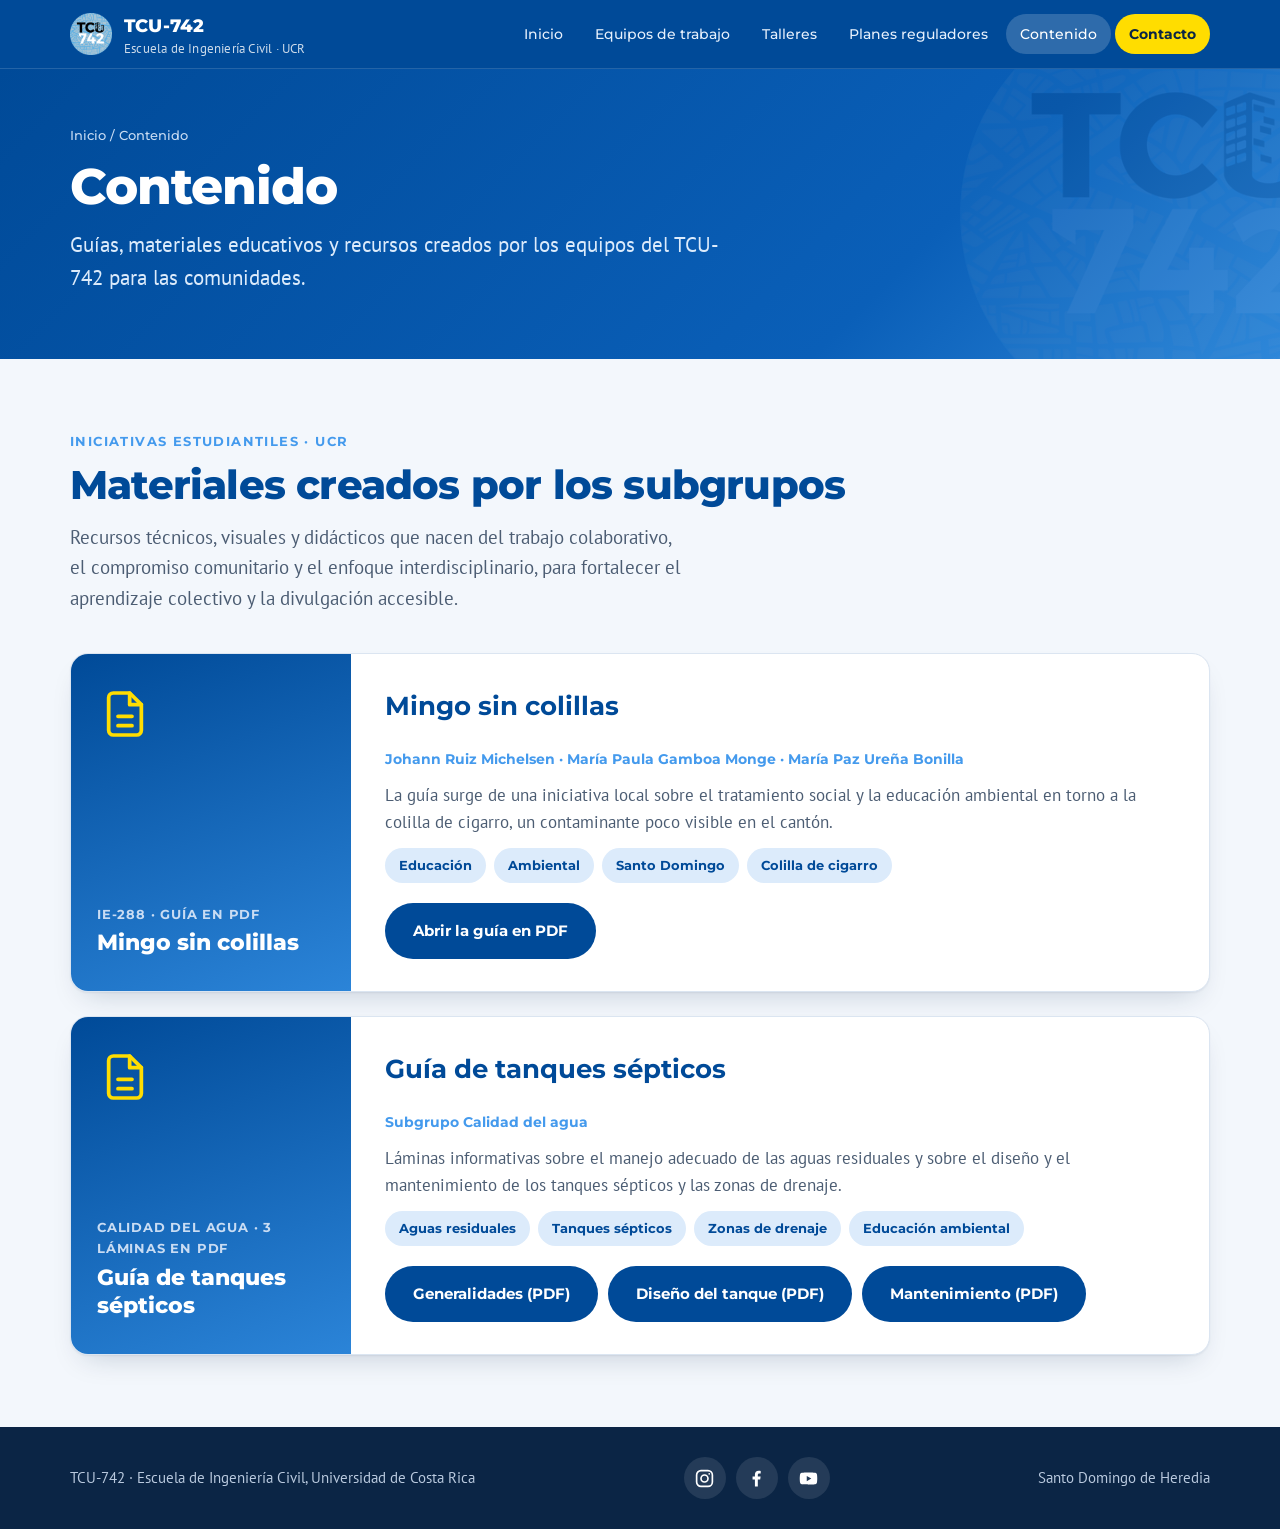
<file: contenido.html>
<!DOCTYPE html>
<html lang="es">
<head>
<meta charset="utf-8">
<meta name="viewport" content="width=device-width, initial-scale=1">
<title>TCU-742 Contenido</title>
<meta name="description" content="Materiales educativos y guías creados por los subgrupos del TCU-742.">
<link rel="icon" type="image/png" href="img/favicon.png">
<link rel="preconnect" href="https://fonts.googleapis.com">
<link rel="preconnect" href="https://fonts.gstatic.com" crossorigin>
<link href="https://fonts.googleapis.com/css2?family=Montserrat:wght@500;700;800&family=PT+Sans:wght@400;700&display=swap" rel="stylesheet">
<style>
  /* Plan: paleta oficial del TCU (azul, celeste, amarillo, verde, gris).
     Diseño: portada azul con fotos reales, secciones claras con tarjetas, galería en mosaico. */
  :root{
    --azul:#004A98;
    --celeste:#449AED;
    --amarillo:#FFDD00;
    --verde:#80C41C;
    --gris:#A0A5A8;
    --tinta:#0b2545;
    --suave:#4c5d73;
    --fondo:#f3f7fc;
    --tarjeta:#ffffff;
    --linea:#dbe5f1;
    --display:"Montserrat",system-ui,-apple-system,"Segoe UI",sans-serif;
    --cuerpo:"PT Sans",system-ui,-apple-system,"Segoe UI",sans-serif;
    --radio:18px;
    --sombra:0 1px 2px rgba(11,37,69,.06),0 14px 30px -14px rgba(11,37,69,.22);
    color-scheme:light;
  }
  *{box-sizing:border-box;margin:0;padding:0}
  html{scroll-behavior:smooth;scroll-padding-top:84px}
  body{font-family:var(--cuerpo);font-size:18px;color:var(--tinta);background:var(--fondo);line-height:1.6;-webkit-font-smoothing:antialiased}
  img{max-width:100%;display:block}
  a{color:inherit;text-decoration:none}
  a:focus-visible,button:focus-visible{outline:3px solid var(--amarillo);outline-offset:3px;border-radius:6px}
  .wrap{width:min(1140px,100% - 32px);margin-inline:auto}
  h1,h2,h3{font-family:var(--display);text-wrap:balance}

  /* NAV */
  .nav{position:sticky;top:0;z-index:50;background:var(--azul);border-bottom:1px solid rgba(255,255,255,.14)}
  .nav .wrap{display:flex;align-items:center;justify-content:space-between;height:68px;gap:16px}
  .brand{display:flex;align-items:center;gap:12px;color:#fff;font-family:var(--display);font-weight:800;letter-spacing:.2px}
  .brand img{width:42px;height:42px}
  .brand small{display:block;font-family:var(--cuerpo);font-weight:400;font-size:12.5px;opacity:.8;letter-spacing:.2px;line-height:1.2}
  .links{display:flex;gap:4px;align-items:center}
  .links a{color:#e6f0fc;font-family:var(--display);font-weight:500;font-size:14px;padding:9px 14px;border-radius:999px}
  .links a:hover{background:rgba(255,255,255,.14);color:#fff}
  .links a.cta{background:var(--amarillo);color:var(--tinta);font-weight:700}
  .links a.cta:hover{background:#ffe84d}
  .burger{display:none;background:none;border:0;color:#fff;font-size:28px;cursor:pointer;line-height:1}

  /* PORTADA */
  .hero{background:linear-gradient(135deg,var(--azul) 0%,#0a5fb8 60%,#2b84d8 100%);color:#fff;padding:72px 0 96px;position:relative;overflow:hidden}
  .hero::before{content:"";position:absolute;inset:0;background:url("img/logo-tcu742.png") no-repeat right -160px bottom -200px/620px;opacity:.07;pointer-events:none}
  .hero .grid{display:grid;grid-template-columns:1.05fr .95fr;gap:56px;align-items:center;position:relative}
  .etiqueta{display:inline-block;font-family:var(--display);font-size:13px;font-weight:700;letter-spacing:.6px;text-transform:uppercase;background:rgba(255,255,255,.14);border:1px solid rgba(255,255,255,.28);padding:7px 14px;border-radius:999px}
  h1{font-size:clamp(34px,5.2vw,56px);line-height:1.08;margin:20px 0 18px;letter-spacing:-1px;font-weight:800}
  h1 span{color:var(--amarillo)}
  .lead{font-size:clamp(18px,1.8vw,21px);max-width:54ch;color:#dcebfb}
  .acciones{display:flex;flex-wrap:wrap;gap:12px;margin-top:30px}
  .btn{display:inline-flex;align-items:center;gap:8px;padding:14px 26px;border-radius:999px;font-family:var(--display);font-weight:700;font-size:15px;border:2px solid transparent;transition:transform .15s,background .15s}
  .btn:hover{transform:translateY(-2px)}
  .btn.amarillo{background:var(--amarillo);color:var(--tinta)}
  .btn.amarillo:hover{background:#ffe84d}
  .btn.borde{border-color:rgba(255,255,255,.55);color:#fff}
  .btn.borde:hover{background:rgba(255,255,255,.12)}
  .collage{position:relative;aspect-ratio:1/1;max-width:520px;margin-inline:auto;width:100%}
  .collage .f{position:absolute;border-radius:22px;object-fit:cover;box-shadow:0 22px 40px -16px rgba(0,0,0,.55);border:4px solid #fff}
  .collage .f1{width:66%;height:52%;top:0;left:0}
  .collage .f2{width:52%;height:46%;top:14%;right:0}
  .collage .f3{width:58%;height:44%;bottom:0;left:12%}
  .collage .sello{position:absolute;width:34%;right:2%;bottom:4%;filter:drop-shadow(0 12px 18px rgba(0,0,0,.4))}

  /* CIFRAS */
  .cifras{margin-top:-52px;position:relative;z-index:2}
  .cifras .wrap{display:grid;grid-template-columns:repeat(4,1fr);background:var(--tarjeta);border-radius:var(--radio);box-shadow:var(--sombra);overflow:hidden}
  .cifra{padding:26px 20px;text-align:center;border-right:1px solid var(--linea)}
  .cifra:last-child{border-right:0}
  .cifra b{display:block;font-family:var(--display);font-size:34px;font-weight:800;color:var(--azul);letter-spacing:-1px;font-variant-numeric:tabular-nums}
  .cifra span{font-size:15px;color:var(--suave)}

  /* SECCIONES */
  section{padding:88px 0}
  .ojo{font-family:var(--display);font-size:13px;font-weight:700;letter-spacing:1.4px;text-transform:uppercase;color:var(--celeste)}
  h2{font-size:clamp(28px,3.6vw,40px);line-height:1.15;letter-spacing:-.8px;margin:10px 0 14px;font-weight:800;color:var(--azul)}
  .sub{color:var(--suave);max-width:62ch;font-size:19px}
  .cabeza{margin-bottom:40px}

  .dos{display:grid;grid-template-columns:1fr 1fr;gap:56px;align-items:center}
  .dos p{color:var(--suave);margin-bottom:16px}
  .dos p strong{color:var(--tinta)}
  .fotogrande{border-radius:26px;overflow:hidden;box-shadow:var(--sombra);aspect-ratio:4/3;background:var(--linea)}
  .fotogrande img{width:100%;height:100%;object-fit:cover}
  .chips{display:flex;flex-wrap:wrap;gap:8px;margin-top:6px}
  .chip{font-family:var(--display);font-size:13px;font-weight:700;padding:7px 14px;border-radius:999px;background:#dcebfb;color:var(--azul)}


  /* VIDEO */
  .video{background:#e8f0fa}
  .video .cabeza{text-align:center}
  .video .sub{margin-inline:auto}
  .videoembed{position:relative;width:100%;max-width:1040px;margin-inline:auto;border-radius:26px;overflow:hidden;box-shadow:var(--sombra);aspect-ratio:16/9;background:#0b2545}
  .videoembed iframe{position:absolute;inset:0;width:100%;height:100%;border:0}

  /* OBJETIVOS */
  .objetivos{background:var(--azul);color:#fff}
  .objetivos h2{color:#fff}
  .objetivos .ojo{color:var(--amarillo)}
  .objetivos .sub{color:#c9dcf3}
  .rejilla{display:grid;gap:20px}
  .c4{grid-template-columns:repeat(4,1fr)}
  .c2{grid-template-columns:repeat(2,1fr)}
  .obj{border-top:4px solid var(--amarillo);padding:22px 4px 0}
  .obj b{font-family:var(--display);font-size:15px;color:var(--amarillo);font-variant-numeric:tabular-nums}
  .obj p{margin-top:8px;color:#e1ecf9;font-size:17px}

  /* PROYECTOS 2026 */
  .tarjeta{background:var(--tarjeta);border:1px solid var(--linea);border-radius:var(--radio);padding:28px;box-shadow:var(--sombra)}
  .tarjeta h3{font-size:21px;margin-bottom:8px;color:var(--azul)}
  .tarjeta p{color:var(--suave);font-size:17px}
  .estado{display:inline-block;font-family:var(--display);font-size:12px;font-weight:700;letter-spacing:.4px;padding:5px 12px;border-radius:999px;background:#fff4b8;color:#6b5a00;margin-bottom:14px}
  .donde{margin-top:14px;font-family:var(--display);font-size:14px;font-weight:700;color:var(--celeste)}
  .proy{border-left:6px solid var(--verde)}
  .proy:nth-child(2){border-left-color:var(--amarillo)}

  /* ÁREAS */
  .area{display:flex;flex-direction:column;gap:10px;padding:24px}
  .ico{width:52px;height:52px;border-radius:15px;display:grid;place-items:center;color:var(--tinta)}
  .ico svg{width:27px;height:27px;fill:none;stroke:currentColor;stroke-width:1.8;stroke-linecap:round;stroke-linejoin:round}
  .area h3{font-size:18px}
  .area p{font-size:16px}
  .k-azul{background:#cfe3fb}.k-morado{background:#d9cdef}.k-verde{background:#d4ecae}.k-crema{background:#f3e7cf}.k-gris{background:#e1e3e5}.k-terracota{background:#f0c6b0}.k-celeste{background:#bddcf9}.k-amarillo{background:#fff0a3}

  /* GALERÍA */
  .galeria{background:#e8f0fa}
  .mosaico{columns:3;column-gap:18px}
  .foto{break-inside:avoid;margin-bottom:18px;border-radius:16px;overflow:hidden;position:relative;background:var(--linea);box-shadow:var(--sombra)}
  .foto img{width:100%;height:auto}
  .foto figcaption{position:absolute;left:0;right:0;bottom:0;padding:34px 14px 12px;background:linear-gradient(to top,rgba(0,40,90,.85),transparent);color:#fff;font-family:var(--display);font-size:13px;font-weight:700}

  /* PROYECTOS ANTERIORES */
  .previo{display:flex;gap:16px;align-items:flex-start;padding:22px}
  .previo .num{flex:none;width:44px;height:44px;border-radius:12px;background:var(--azul);color:var(--amarillo);font-family:var(--display);font-weight:800;display:grid;place-items:center;font-variant-numeric:tabular-nums}
  .previo h3{font-size:18px;line-height:1.3;color:var(--azul)}
  .mas{margin-top:30px}
  .btn.azul{background:var(--azul);color:#fff}
  .btn.azul:hover{background:#0a5fb8}

  /* MAPA */
  .mapa{border-radius:26px;overflow:hidden;box-shadow:var(--sombra);background:var(--linea)}
  .mapa img{width:100%;height:auto}
  .distritos{display:flex;flex-wrap:wrap;gap:8px;margin:6px 0 20px}

  /* CONTACTO */
  .contacto{display:grid;grid-template-columns:1.05fr .95fr;gap:24px}
  .info{background:var(--azul);color:#fff;border-radius:26px;padding:40px}
  .info h2{color:#fff;margin-top:6px}
  .info .ojo{color:var(--amarillo)}
  .fila{display:flex;gap:14px;margin-top:20px;align-items:flex-start}
  .fila .pt{flex:none;width:40px;height:40px;border-radius:12px;background:rgba(255,255,255,.14);display:grid;place-items:center}
  .fila svg{width:20px;height:20px;fill:none;stroke:var(--amarillo);stroke-width:1.8;stroke-linecap:round;stroke-linejoin:round}
  .fila small{display:block;color:#b9d2ee;font-family:var(--display);font-size:11.5px;letter-spacing:.8px;text-transform:uppercase}
  .fila a{text-decoration:underline;text-underline-offset:3px}
  .redes{display:flex;gap:10px;flex-wrap:wrap;margin-top:28px}
  .redes a{padding:10px 18px;border-radius:999px;border:1.5px solid rgba(255,255,255,.5);font-family:var(--display);font-size:14px;font-weight:700}
  .redes a:hover{background:#fff;color:var(--azul)}
  .ubicacion{background:var(--tarjeta);border:1px solid var(--linea);border-radius:26px;padding:40px;display:flex;flex-direction:column;justify-content:center;gap:14px;box-shadow:var(--sombra)}
  .ubicacion img{width:120px;height:120px}
  .ubicacion h3{font-size:22px;color:var(--azul)}
  .ubicacion p{color:var(--suave)}

  footer{background:var(--tinta);color:#b9c9de;padding:30px 0;font-size:15px}
  footer .wrap{display:flex;justify-content:space-between;align-items:center;flex-wrap:wrap;gap:12px}
  .sociales{display:flex;gap:10px}
  .sociales a{width:42px;height:42px;border-radius:50%;display:grid;place-items:center;background:rgba(255,255,255,.1);color:#fff;transition:background .2s,color .2s,transform .2s}
  .sociales a:hover{background:var(--amarillo);color:var(--tinta);transform:translateY(-2px)}
  .sociales svg{width:21px;height:21px}
  .videolink{display:none;text-align:center;margin:18px 0 0}

  @media(max-width:900px){
    body{font-size:17px}
    .hero{padding:48px 0 84px}
    .hero .grid,.dos,.contacto{grid-template-columns:1fr}
    .collage{max-width:420px}
    .c4{grid-template-columns:repeat(2,1fr)}
    .cifras .wrap{grid-template-columns:repeat(2,1fr)}
    .cifra:nth-child(2){border-right:0}
    .cifra:nth-child(-n+2){border-bottom:1px solid var(--linea)}
    .mosaico{columns:2}
    section{padding:64px 0}
    .links{display:none;position:absolute;top:68px;left:0;right:0;flex-direction:column;align-items:stretch;background:var(--azul);padding:12px 16px 18px}
    .links.abierto{display:flex}
    .burger{display:block}
    .info,.ubicacion{padding:30px 24px}
  }
  @media(max-width:700px){
    #video .wrap{width:100%}
    #video .cabeza,#video .videolink{padding-inline:20px}
    .videoembed{border-radius:0;aspect-ratio:auto;height:min(78vw,420px);min-height:260px;box-shadow:none}
    .videolink{display:block}
  }
  @media(max-width:560px){
    .c4,.c2{grid-template-columns:1fr}
    .mosaico{columns:1}
  }
  @media(prefers-reduced-motion:reduce){
    html{scroll-behavior:auto}
    .btn{transition:none}
  }

/* Estilos de las páginas internas (equipos, talleres, planes reguladores, contenido).
   Usa las variables definidas en sitio.css. */

.links a[aria-current="page"]{background:rgba(255,255,255,.18);color:#fff}

/* ENCABEZADO DE PÁGINA */
.phead{position:relative;overflow:hidden;color:#fff;background:linear-gradient(135deg,var(--azul) 0%,#0a5fb8 70%,#2b84d8 100%);padding:56px 0 64px}
.phead::before{content:"";position:absolute;inset:0;background:url("img/logo-tcu742.png") no-repeat right -120px center/440px;opacity:.08;pointer-events:none}
.phead .wrap{position:relative}
.migas{font-family:var(--display);font-size:13px;font-weight:500;color:#c9dcf3;margin-bottom:14px}
.migas a:hover{color:#fff;text-decoration:underline}
.phead h1{font-size:clamp(32px,4.6vw,50px);margin:0 0 14px}
.phead .lead{max-width:60ch}

section.interna{padding:72px 0}
section.interna.alt{background:#e8f0fa}

/* ETIQUETAS DE SUBGRUPO (colores de la paleta por subgrupo del TCU) */
.sg{display:inline-block;font-family:var(--display);font-size:12px;font-weight:700;letter-spacing:.3px;padding:5px 12px;border-radius:999px;color:var(--tinta)}
.sg.lugar{background:#fff;border:1px solid var(--linea);color:var(--suave)}

/* EQUIPOS */
.eq{padding:0;overflow:hidden;display:flex;flex-direction:column}
.eq .media{height:230px;position:relative;display:grid;place-items:center;overflow:hidden}
.eq .media img{position:absolute;inset:0;width:100%;height:100%;object-fit:cover}
.eq .media svg{width:76px;height:76px;fill:none;stroke:currentColor;stroke-width:1.5;stroke-linecap:round;stroke-linejoin:round;color:var(--tinta);opacity:.55}
.eq .cuerpo{padding:26px 28px 30px;display:flex;flex-direction:column;gap:10px}
.eq h3{font-size:22px}
.eq .cuerpo p{font-size:17px}
.eq .tags{display:flex;gap:8px;flex-wrap:wrap}

/* TALLERES */
.tira{display:grid;grid-template-columns:repeat(4,1fr);gap:14px;margin-bottom:56px}
.tira img{width:100%;aspect-ratio:4/3;object-fit:cover;border-radius:16px;box-shadow:var(--sombra)}
.anio{display:flex;align-items:center;gap:16px;margin:56px 0 22px}
.anio:first-of-type{margin-top:0}
.anio h2{margin:0;font-size:clamp(26px,3vw,34px)}
.anio::after{content:"";flex:1;height:2px;background:var(--linea)}
.lista{display:grid;gap:18px}
.evento{display:grid;grid-template-columns:130px 1fr;gap:22px;align-items:start}
.fecha{font-family:var(--display);color:var(--azul);padding-top:26px;text-align:right;line-height:1.2}
.fecha b{display:block;font-size:30px;font-weight:800;letter-spacing:-1px;font-variant-numeric:tabular-nums}
.fecha span{font-size:13px;font-weight:700;text-transform:uppercase;letter-spacing:.8px;color:var(--celeste)}
.evento .tarjeta{padding:26px 28px}
.evento h3{font-size:20px;margin-bottom:10px}
.evento .tags{display:flex;gap:8px;flex-wrap:wrap;margin-bottom:12px}

/* PLANES REGULADORES */
.destacado{display:grid;grid-template-columns:1.1fr .9fr;gap:48px;align-items:center}
.destacado p{color:var(--suave);margin-bottom:14px}
.cita{background:var(--azul);color:#fff;border-radius:26px;padding:36px;box-shadow:var(--sombra)}
.cita b{display:block;font-family:var(--display);font-size:20px;line-height:1.35;margin-bottom:10px;color:var(--amarillo)}
.cita p{color:#dcebfb;margin:0;font-size:17px}
.reglas{grid-template-columns:repeat(3,1fr)}
.regla{padding:26px;display:flex;flex-direction:column;gap:10px}
.regla .n{width:44px;height:44px;border-radius:12px;background:var(--azul);color:var(--amarillo);font-family:var(--display);font-weight:800;display:grid;place-items:center;font-variant-numeric:tabular-nums}
.regla h3{font-size:18px;line-height:1.3}
.regla p{font-size:16px}
.fuente{margin-top:auto;font-family:var(--display);font-size:12px;font-weight:700;letter-spacing:.3px;color:var(--celeste)}
.capas{display:grid;gap:12px}
.capa{border-radius:18px;padding:22px 26px}
.capa b{display:block;font-family:var(--display);font-size:17px;margin-bottom:4px}
.capa p{margin:0;font-size:16px}
.capa{position:relative}
.capa .rango{display:inline-block;font-family:var(--display);font-weight:700;font-size:12px;letter-spacing:.08em;text-transform:uppercase;margin-bottom:8px;padding:3px 10px;border-radius:999px}
.capa.nac{background:var(--azul);color:#fff;padding-block:30px}
.capa.nac p{color:#dcebfb}
.capa.nac .rango{background:rgba(255,255,255,.18)}
.capa.loc{background:var(--amarillo);color:var(--tinta);margin-inline:44px}
.capa.loc p{color:#3b3500}
.capa.loc .rango{background:rgba(0,0,0,.1)}
.flecha{text-align:center;font-family:var(--display);font-weight:700;font-size:14px;color:var(--suave)}
.estado-sd{background:var(--tarjeta);border:1px solid var(--linea);border-radius:var(--radio);padding:34px;box-shadow:var(--sombra)}
.estado-sd h2{margin:6px 0 22px}
.respuestas{display:grid;gap:12px}
.resp{display:grid;grid-template-columns:150px 1fr;gap:18px;align-items:center;padding:14px 18px;border-radius:16px;background:#f4f7fb}
.resp p{margin:0;font-size:18px;color:var(--suave)}
.resp p strong{color:var(--tinta)}
.sello{justify-self:start;font-family:var(--display);font-weight:800;font-size:15px;padding:8px 16px;border-radius:999px;text-align:center;min-width:120px}
.resp.no .sello{background:var(--amarillo);color:var(--tinta)}
.resp.proceso .sello{background:var(--verde);color:#fff}
.resp.tcu .sello{background:var(--azul);color:#fff}
.puntos{display:grid;gap:12px;list-style:none}
.puntos li{display:flex;gap:12px;align-items:flex-start;color:var(--suave)}
.puntos li::before{content:"";flex:none;width:10px;height:10px;border-radius:50%;background:var(--verde);margin-top:10px}

/* CONTENIDO */
.recurso{display:grid;grid-template-columns:280px 1fr;padding:0;overflow:hidden}
.recurso .portada{background:linear-gradient(160deg,var(--azul),#2b84d8);color:#fff;padding:32px 26px;display:flex;flex-direction:column;justify-content:space-between;gap:24px;min-height:280px}
.recurso .portada svg{width:56px;height:56px;fill:none;stroke:var(--amarillo);stroke-width:1.6;stroke-linecap:round;stroke-linejoin:round}
.recurso .portada b{font-family:var(--display);font-size:13px;letter-spacing:.8px;text-transform:uppercase;color:#c9dcf3;display:block;margin-bottom:6px}
.recurso .portada span{font-family:var(--display);font-weight:800;font-size:22px;line-height:1.2}
.recurso .info2{padding:32px 34px;display:flex;flex-direction:column;gap:12px}
.recurso h3{font-size:26px}
.recurso .autores{font-family:var(--display);font-size:14px;font-weight:700;color:var(--celeste)}
.recurso .palabras{display:flex;gap:8px;flex-wrap:wrap}
.recurso .btn{align-self:flex-start;margin-top:8px}

@media(max-width:900px){
  section.interna{padding:52px 0}
  .tira{grid-template-columns:repeat(2,1fr)}
  .destacado,.recurso{grid-template-columns:1fr}
  .resp{grid-template-columns:1fr;gap:8px}
  .estado-sd{padding:24px 20px}
  .reglas{grid-template-columns:repeat(2,1fr)}
  .evento{grid-template-columns:1fr;gap:6px}
  .fecha{text-align:left;padding-top:0;display:flex;gap:10px;align-items:baseline}
  .fecha b{font-size:22px}
  .capa.loc{margin-inline:14px}
  .recurso .portada{min-height:0}
}
@media(max-width:560px){
  .reglas{grid-template-columns:1fr}
  .tira{grid-template-columns:1fr 1fr}
}

/* VARIOS BOTONES EN UNA TARJETA DE RECURSO */
.recurso + .recurso{margin-top:24px}
.recurso .botones{display:flex;flex-wrap:wrap;gap:10px;margin-top:8px}
.recurso .botones .btn{align-self:auto;margin-top:0}

/* encuadre de fotos donde el sujeto no está al centro */
.eq .media img[src$="arborizacion.jpg"]{object-position:center 66%}
.eq .media img[src$="zonas-inseguras.jpg"]{object-position:center 58%}

</style>
</head>
<body>

<header class="nav">
  <div class="wrap">
    <a href="index.html" class="brand">
      <img src="img/logo-tcu742.png" alt="Logo del TCU-742">
      <span>TCU-742<small>Escuela de Ingeniería Civil · UCR</small></span>
    </a>
    <button class="burger" aria-label="Abrir o cerrar el menú" aria-controls="menu" onclick="document.getElementById('menu').classList.toggle('abierto')">☰</button>
    <nav class="links" id="menu" aria-label="Principal">
      <a href="index.html">Inicio</a><a href="equipos.html">Equipos de trabajo</a><a href="talleres.html">Talleres</a><a href="planes-reguladores.html">Planes reguladores</a><a href="contenido.html" aria-current="page">Contenido</a>
      <a href="index.html#contacto" class="cta">Contacto</a>
    </nav>
  </div>
</header>

<main>
  <div class="phead">
    <div class="wrap">
      <div class="migas"><a href="index.html">Inicio</a> / Contenido</div>
      <h1>Contenido</h1>
      <p class="lead">Guías, materiales educativos y recursos creados por los equipos del TCU-742 para las comunidades.</p>
    </div>
  </div>
  <section class="interna">
    <div class="wrap">
      <div class="cabeza">
        <div class="ojo">Iniciativas estudiantiles · UCR</div>
        <h2>Materiales creados por los subgrupos</h2>
        <p class="sub">Recursos técnicos, visuales y didácticos que nacen del trabajo colaborativo, el compromiso comunitario y el enfoque interdisciplinario, para fortalecer el aprendizaje colectivo y la divulgación accesible.</p>
      </div>
      <article class="tarjeta recurso">
        <div class="portada">
          <svg viewBox="0 0 24 24" aria-hidden="true"><path d="M14 3H7a2 2 0 0 0-2 2v14a2 2 0 0 0 2 2h10a2 2 0 0 0 2-2V8z"/><path d="M14 3v5h5M9 13h6M9 17h6"/></svg>
          <div><b>IE-288 · Guía en PDF</b><span>Mingo sin colillas</span></div>
        </div>
        <div class="info2">
          <h3>Mingo sin colillas</h3>
          <div class="autores">Johann Ruiz Michelsen · María Paula Gamboa Monge · María Paz Ureña Bonilla</div>
          <p>La guía surge de una iniciativa local sobre el tratamiento social y la educación ambiental en torno a la colilla de cigarro, un contaminante poco visible en el cantón.</p>
          <div class="palabras"><span class="chip">Educación</span><span class="chip">Ambiental</span><span class="chip">Santo Domingo</span><span class="chip">Colilla de cigarro</span></div>
          <a class="btn azul" href="https://drive.google.com/file/d/1fiqv4dCfoDP2oqWm71J7xxwhYxHGW86d/view">Abrir la guía en PDF</a>
        </div>
      </article>
      <article class="tarjeta recurso">
        <div class="portada">
          <svg viewBox="0 0 24 24" aria-hidden="true"><path d="M14 3H7a2 2 0 0 0-2 2v14a2 2 0 0 0 2 2h10a2 2 0 0 0 2-2V8z"/><path d="M14 3v5h5M9 13h6M9 17h6"/></svg>
          <div><b>Calidad del agua · 3 láminas en PDF</b><span>Guía de tanques sépticos</span></div>
        </div>
        <div class="info2">
          <h3>Guía de tanques sépticos</h3>
          <div class="autores">Subgrupo Calidad del agua</div>
          <p>Láminas informativas sobre el manejo adecuado de las aguas residuales y sobre el diseño y el mantenimiento de los tanques sépticos y las zonas de drenaje.</p>
          <div class="palabras"><span class="chip">Aguas residuales</span><span class="chip">Tanques sépticos</span><span class="chip">Zonas de drenaje</span><span class="chip">Educación ambiental</span></div>
          <div class="botones"><a class="btn azul" href="https://drive.google.com/file/d/1VyJF5SktTcyo7uHn-2fkYGNxwjhW3hXe/view" target="_blank" rel="noopener">Generalidades (PDF)</a><a class="btn azul" href="https://drive.google.com/file/d/1A80iEeqSaV3ZuJ9GYYXEF8L9-2Hk8yTR/view" target="_blank" rel="noopener">Diseño del tanque (PDF)</a><a class="btn azul" href="https://drive.google.com/file/d/1JHsnSxY5XOZHUvWgS9bOMZhna39cqWhk/view" target="_blank" rel="noopener">Mantenimiento (PDF)</a></div>
        </div>
      </article>
    </div>
  </section>

</main>

<footer>
  <div class="wrap">
    <span>TCU-742 · Escuela de Ingeniería Civil, Universidad de Costa Rica</span>
    <div class="sociales">
      <a href="https://www.instagram.com/tcu742/" target="_blank" rel="noopener" aria-label="Instagram del TCU-742" title="Instagram"><svg viewBox="0 0 24 24" fill="none" stroke="currentColor" stroke-width="1.9" stroke-linecap="round" stroke-linejoin="round"><rect x="3" y="3" width="18" height="18" rx="5"/><circle cx="12" cy="12" r="4"/><circle cx="17.4" cy="6.6" r="1" fill="currentColor" stroke="none"/></svg></a>
      <a href="https://www.facebook.com/TCU742/" target="_blank" rel="noopener" aria-label="Facebook del TCU-742" title="Facebook"><svg viewBox="0 0 24 24" fill="currentColor"><path d="M13.5 21v-8h2.7l.5-3.2h-3.2V7.9c0-.9.4-1.7 1.8-1.7h1.5V3.4S15.6 3.2 14.4 3.2c-2.6 0-4.2 1.5-4.2 4.3v2.3H7.5V13h2.7v8z"/></svg></a>
      <a href="https://www.youtube.com/@tcu742-escuelaingenieriaci2" target="_blank" rel="noopener" aria-label="YouTube del TCU-742" title="YouTube"><svg viewBox="0 0 24 24" fill="currentColor"><path d="M21.6 7.2a2.5 2.5 0 0 0-1.8-1.8C18.2 5 12 5 12 5s-6.2 0-7.8.4A2.5 2.5 0 0 0 2.4 7.2C2 8.8 2 12 2 12s0 3.2.4 4.8a2.5 2.5 0 0 0 1.8 1.8C5.8 19 12 19 12 19s6.2 0 7.8-.4a2.5 2.5 0 0 0 1.8-1.8c.4-1.6.4-4.8.4-4.8s0-3.2-.4-4.8zM10 15V9l5.2 3z"/></svg></a>
    </div>
    <span>Santo Domingo de Heredia</span>
  </div>
</footer>

<script>
  document.querySelectorAll('#menu a').forEach(function(a){a.addEventListener('click',function(){document.getElementById('menu').classList.remove('abierto')})});
</script>
</body>
</html>
</file>
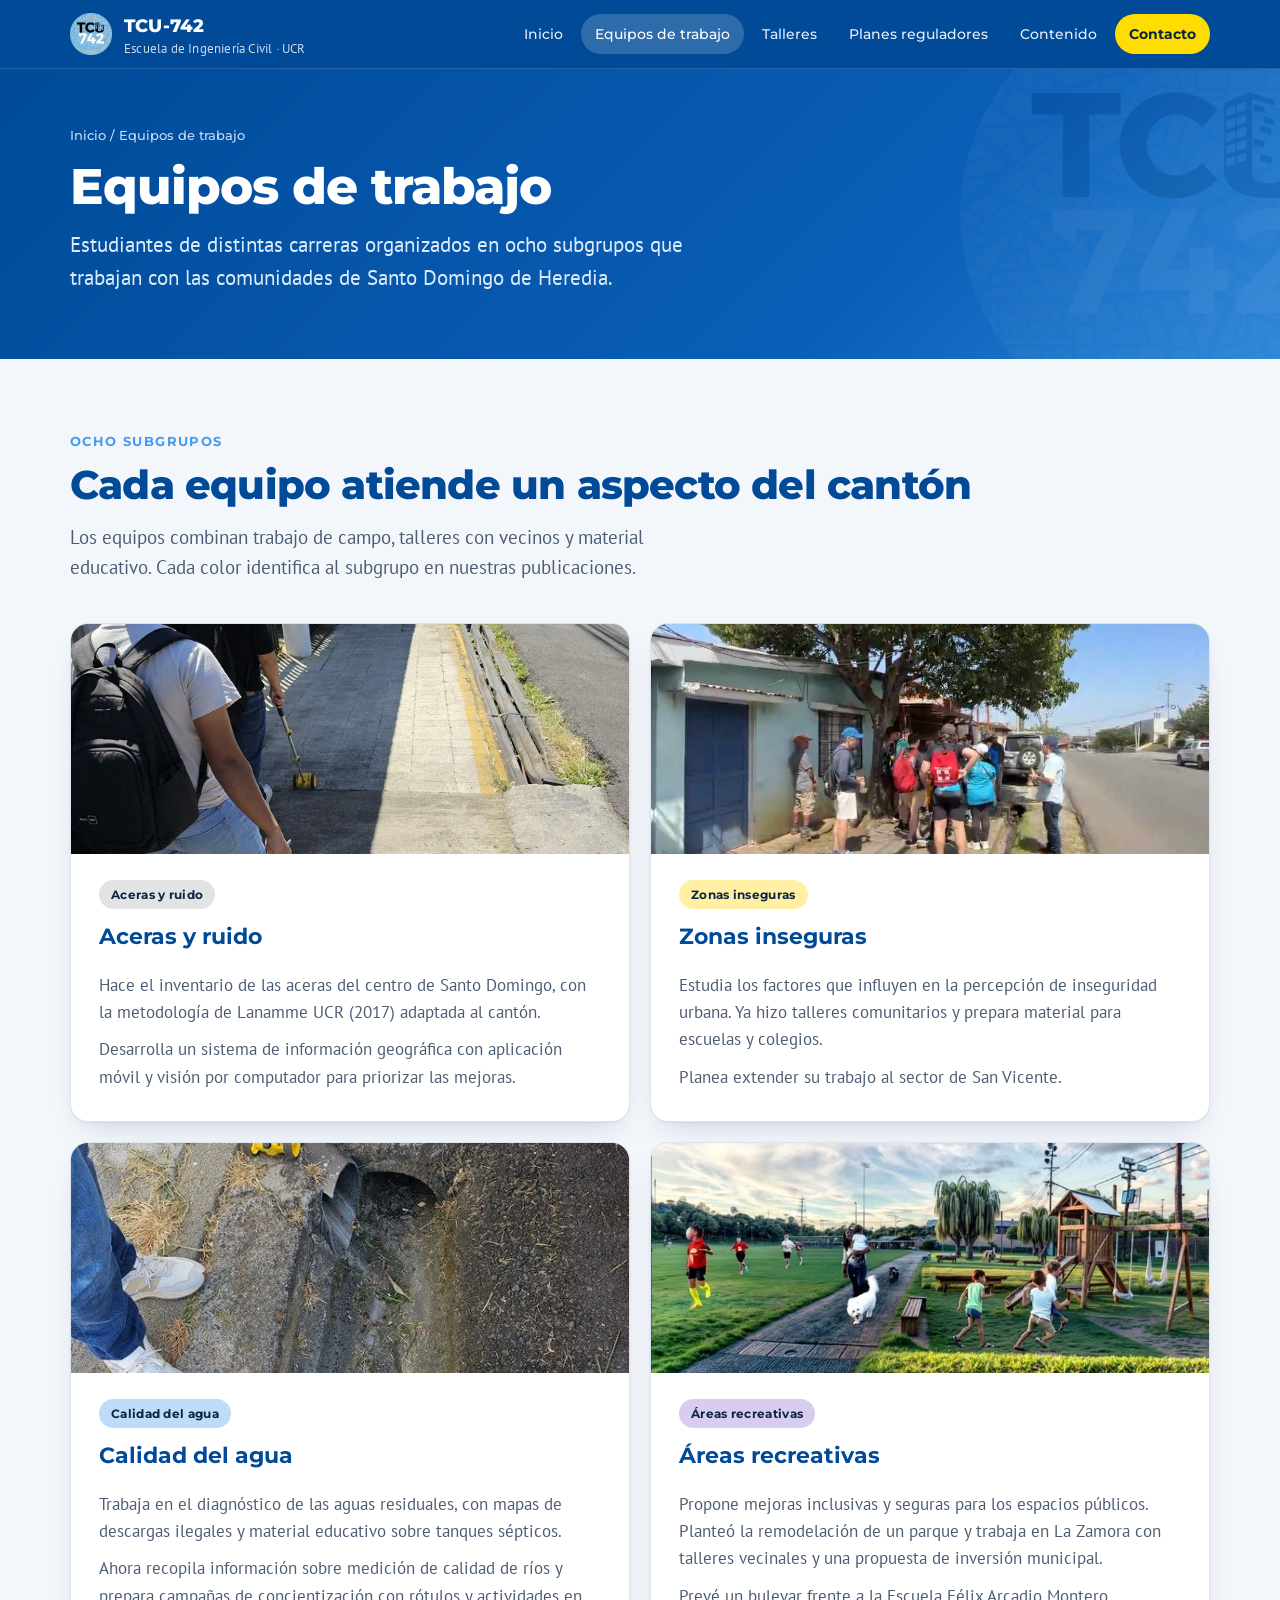
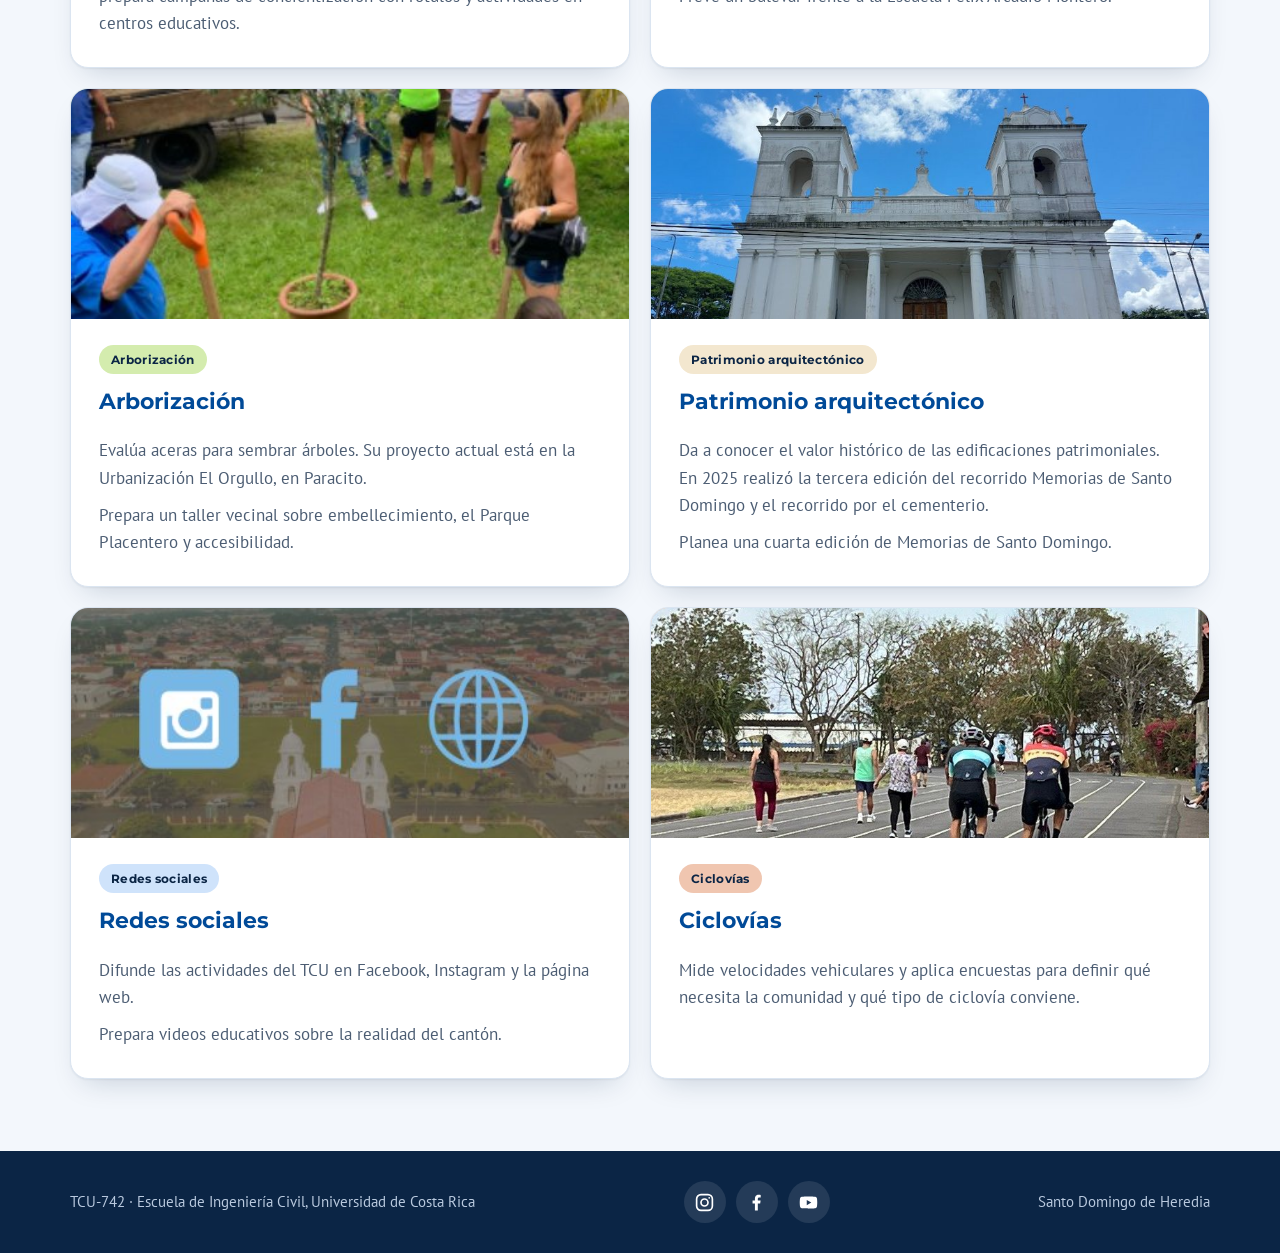
<file: equipos.html>
<!DOCTYPE html>
<html lang="es">
<head>
<meta charset="utf-8">
<meta name="viewport" content="width=device-width, initial-scale=1">
<title>TCU-742 Equipos de trabajo</title>
<meta name="description" content="Los ocho equipos de trabajo del TCU-742 en Santo Domingo de Heredia.">
<link rel="icon" type="image/png" href="img/favicon.png">
<link rel="preconnect" href="https://fonts.googleapis.com">
<link rel="preconnect" href="https://fonts.gstatic.com" crossorigin>
<link href="https://fonts.googleapis.com/css2?family=Montserrat:wght@500;700;800&family=PT+Sans:wght@400;700&display=swap" rel="stylesheet">
<style>
  /* Plan: paleta oficial del TCU (azul, celeste, amarillo, verde, gris).
     Diseño: portada azul con fotos reales, secciones claras con tarjetas, galería en mosaico. */
  :root{
    --azul:#004A98;
    --celeste:#449AED;
    --amarillo:#FFDD00;
    --verde:#80C41C;
    --gris:#A0A5A8;
    --tinta:#0b2545;
    --suave:#4c5d73;
    --fondo:#f3f7fc;
    --tarjeta:#ffffff;
    --linea:#dbe5f1;
    --display:"Montserrat",system-ui,-apple-system,"Segoe UI",sans-serif;
    --cuerpo:"PT Sans",system-ui,-apple-system,"Segoe UI",sans-serif;
    --radio:18px;
    --sombra:0 1px 2px rgba(11,37,69,.06),0 14px 30px -14px rgba(11,37,69,.22);
    color-scheme:light;
  }
  *{box-sizing:border-box;margin:0;padding:0}
  html{scroll-behavior:smooth;scroll-padding-top:84px}
  body{font-family:var(--cuerpo);font-size:18px;color:var(--tinta);background:var(--fondo);line-height:1.6;-webkit-font-smoothing:antialiased}
  img{max-width:100%;display:block}
  a{color:inherit;text-decoration:none}
  a:focus-visible,button:focus-visible{outline:3px solid var(--amarillo);outline-offset:3px;border-radius:6px}
  .wrap{width:min(1140px,100% - 32px);margin-inline:auto}
  h1,h2,h3{font-family:var(--display);text-wrap:balance}

  /* NAV */
  .nav{position:sticky;top:0;z-index:50;background:var(--azul);border-bottom:1px solid rgba(255,255,255,.14)}
  .nav .wrap{display:flex;align-items:center;justify-content:space-between;height:68px;gap:16px}
  .brand{display:flex;align-items:center;gap:12px;color:#fff;font-family:var(--display);font-weight:800;letter-spacing:.2px}
  .brand img{width:42px;height:42px}
  .brand small{display:block;font-family:var(--cuerpo);font-weight:400;font-size:12.5px;opacity:.8;letter-spacing:.2px;line-height:1.2}
  .links{display:flex;gap:4px;align-items:center}
  .links a{color:#e6f0fc;font-family:var(--display);font-weight:500;font-size:14px;padding:9px 14px;border-radius:999px}
  .links a:hover{background:rgba(255,255,255,.14);color:#fff}
  .links a.cta{background:var(--amarillo);color:var(--tinta);font-weight:700}
  .links a.cta:hover{background:#ffe84d}
  .burger{display:none;background:none;border:0;color:#fff;font-size:28px;cursor:pointer;line-height:1}

  /* PORTADA */
  .hero{background:linear-gradient(135deg,var(--azul) 0%,#0a5fb8 60%,#2b84d8 100%);color:#fff;padding:72px 0 96px;position:relative;overflow:hidden}
  .hero::before{content:"";position:absolute;inset:0;background:url("img/logo-tcu742.png") no-repeat right -160px bottom -200px/620px;opacity:.07;pointer-events:none}
  .hero .grid{display:grid;grid-template-columns:1.05fr .95fr;gap:56px;align-items:center;position:relative}
  .etiqueta{display:inline-block;font-family:var(--display);font-size:13px;font-weight:700;letter-spacing:.6px;text-transform:uppercase;background:rgba(255,255,255,.14);border:1px solid rgba(255,255,255,.28);padding:7px 14px;border-radius:999px}
  h1{font-size:clamp(34px,5.2vw,56px);line-height:1.08;margin:20px 0 18px;letter-spacing:-1px;font-weight:800}
  h1 span{color:var(--amarillo)}
  .lead{font-size:clamp(18px,1.8vw,21px);max-width:54ch;color:#dcebfb}
  .acciones{display:flex;flex-wrap:wrap;gap:12px;margin-top:30px}
  .btn{display:inline-flex;align-items:center;gap:8px;padding:14px 26px;border-radius:999px;font-family:var(--display);font-weight:700;font-size:15px;border:2px solid transparent;transition:transform .15s,background .15s}
  .btn:hover{transform:translateY(-2px)}
  .btn.amarillo{background:var(--amarillo);color:var(--tinta)}
  .btn.amarillo:hover{background:#ffe84d}
  .btn.borde{border-color:rgba(255,255,255,.55);color:#fff}
  .btn.borde:hover{background:rgba(255,255,255,.12)}
  .collage{position:relative;aspect-ratio:1/1;max-width:520px;margin-inline:auto;width:100%}
  .collage .f{position:absolute;border-radius:22px;object-fit:cover;box-shadow:0 22px 40px -16px rgba(0,0,0,.55);border:4px solid #fff}
  .collage .f1{width:66%;height:52%;top:0;left:0}
  .collage .f2{width:52%;height:46%;top:14%;right:0}
  .collage .f3{width:58%;height:44%;bottom:0;left:12%}
  .collage .sello{position:absolute;width:34%;right:2%;bottom:4%;filter:drop-shadow(0 12px 18px rgba(0,0,0,.4))}

  /* CIFRAS */
  .cifras{margin-top:-52px;position:relative;z-index:2}
  .cifras .wrap{display:grid;grid-template-columns:repeat(4,1fr);background:var(--tarjeta);border-radius:var(--radio);box-shadow:var(--sombra);overflow:hidden}
  .cifra{padding:26px 20px;text-align:center;border-right:1px solid var(--linea)}
  .cifra:last-child{border-right:0}
  .cifra b{display:block;font-family:var(--display);font-size:34px;font-weight:800;color:var(--azul);letter-spacing:-1px;font-variant-numeric:tabular-nums}
  .cifra span{font-size:15px;color:var(--suave)}

  /* SECCIONES */
  section{padding:88px 0}
  .ojo{font-family:var(--display);font-size:13px;font-weight:700;letter-spacing:1.4px;text-transform:uppercase;color:var(--celeste)}
  h2{font-size:clamp(28px,3.6vw,40px);line-height:1.15;letter-spacing:-.8px;margin:10px 0 14px;font-weight:800;color:var(--azul)}
  .sub{color:var(--suave);max-width:62ch;font-size:19px}
  .cabeza{margin-bottom:40px}

  .dos{display:grid;grid-template-columns:1fr 1fr;gap:56px;align-items:center}
  .dos p{color:var(--suave);margin-bottom:16px}
  .dos p strong{color:var(--tinta)}
  .fotogrande{border-radius:26px;overflow:hidden;box-shadow:var(--sombra);aspect-ratio:4/3;background:var(--linea)}
  .fotogrande img{width:100%;height:100%;object-fit:cover}
  .chips{display:flex;flex-wrap:wrap;gap:8px;margin-top:6px}
  .chip{font-family:var(--display);font-size:13px;font-weight:700;padding:7px 14px;border-radius:999px;background:#dcebfb;color:var(--azul)}


  /* VIDEO */
  .video{background:#e8f0fa}
  .video .cabeza{text-align:center}
  .video .sub{margin-inline:auto}
  .videoembed{position:relative;width:100%;max-width:1040px;margin-inline:auto;border-radius:26px;overflow:hidden;box-shadow:var(--sombra);aspect-ratio:16/9;background:#0b2545}
  .videoembed iframe{position:absolute;inset:0;width:100%;height:100%;border:0}

  /* OBJETIVOS */
  .objetivos{background:var(--azul);color:#fff}
  .objetivos h2{color:#fff}
  .objetivos .ojo{color:var(--amarillo)}
  .objetivos .sub{color:#c9dcf3}
  .rejilla{display:grid;gap:20px}
  .c4{grid-template-columns:repeat(4,1fr)}
  .c2{grid-template-columns:repeat(2,1fr)}
  .obj{border-top:4px solid var(--amarillo);padding:22px 4px 0}
  .obj b{font-family:var(--display);font-size:15px;color:var(--amarillo);font-variant-numeric:tabular-nums}
  .obj p{margin-top:8px;color:#e1ecf9;font-size:17px}

  /* PROYECTOS 2026 */
  .tarjeta{background:var(--tarjeta);border:1px solid var(--linea);border-radius:var(--radio);padding:28px;box-shadow:var(--sombra)}
  .tarjeta h3{font-size:21px;margin-bottom:8px;color:var(--azul)}
  .tarjeta p{color:var(--suave);font-size:17px}
  .estado{display:inline-block;font-family:var(--display);font-size:12px;font-weight:700;letter-spacing:.4px;padding:5px 12px;border-radius:999px;background:#fff4b8;color:#6b5a00;margin-bottom:14px}
  .donde{margin-top:14px;font-family:var(--display);font-size:14px;font-weight:700;color:var(--celeste)}
  .proy{border-left:6px solid var(--verde)}
  .proy:nth-child(2){border-left-color:var(--amarillo)}

  /* ÁREAS */
  .area{display:flex;flex-direction:column;gap:10px;padding:24px}
  .ico{width:52px;height:52px;border-radius:15px;display:grid;place-items:center;color:var(--tinta)}
  .ico svg{width:27px;height:27px;fill:none;stroke:currentColor;stroke-width:1.8;stroke-linecap:round;stroke-linejoin:round}
  .area h3{font-size:18px}
  .area p{font-size:16px}
  .k-azul{background:#cfe3fb}.k-morado{background:#d9cdef}.k-verde{background:#d4ecae}.k-crema{background:#f3e7cf}.k-gris{background:#e1e3e5}.k-terracota{background:#f0c6b0}.k-celeste{background:#bddcf9}.k-amarillo{background:#fff0a3}

  /* GALERÍA */
  .galeria{background:#e8f0fa}
  .mosaico{columns:3;column-gap:18px}
  .foto{break-inside:avoid;margin-bottom:18px;border-radius:16px;overflow:hidden;position:relative;background:var(--linea);box-shadow:var(--sombra)}
  .foto img{width:100%;height:auto}
  .foto figcaption{position:absolute;left:0;right:0;bottom:0;padding:34px 14px 12px;background:linear-gradient(to top,rgba(0,40,90,.85),transparent);color:#fff;font-family:var(--display);font-size:13px;font-weight:700}

  /* PROYECTOS ANTERIORES */
  .previo{display:flex;gap:16px;align-items:flex-start;padding:22px}
  .previo .num{flex:none;width:44px;height:44px;border-radius:12px;background:var(--azul);color:var(--amarillo);font-family:var(--display);font-weight:800;display:grid;place-items:center;font-variant-numeric:tabular-nums}
  .previo h3{font-size:18px;line-height:1.3;color:var(--azul)}
  .mas{margin-top:30px}
  .btn.azul{background:var(--azul);color:#fff}
  .btn.azul:hover{background:#0a5fb8}

  /* MAPA */
  .mapa{border-radius:26px;overflow:hidden;box-shadow:var(--sombra);background:var(--linea)}
  .mapa img{width:100%;height:auto}
  .distritos{display:flex;flex-wrap:wrap;gap:8px;margin:6px 0 20px}

  /* CONTACTO */
  .contacto{display:grid;grid-template-columns:1.05fr .95fr;gap:24px}
  .info{background:var(--azul);color:#fff;border-radius:26px;padding:40px}
  .info h2{color:#fff;margin-top:6px}
  .info .ojo{color:var(--amarillo)}
  .fila{display:flex;gap:14px;margin-top:20px;align-items:flex-start}
  .fila .pt{flex:none;width:40px;height:40px;border-radius:12px;background:rgba(255,255,255,.14);display:grid;place-items:center}
  .fila svg{width:20px;height:20px;fill:none;stroke:var(--amarillo);stroke-width:1.8;stroke-linecap:round;stroke-linejoin:round}
  .fila small{display:block;color:#b9d2ee;font-family:var(--display);font-size:11.5px;letter-spacing:.8px;text-transform:uppercase}
  .fila a{text-decoration:underline;text-underline-offset:3px}
  .redes{display:flex;gap:10px;flex-wrap:wrap;margin-top:28px}
  .redes a{padding:10px 18px;border-radius:999px;border:1.5px solid rgba(255,255,255,.5);font-family:var(--display);font-size:14px;font-weight:700}
  .redes a:hover{background:#fff;color:var(--azul)}
  .ubicacion{background:var(--tarjeta);border:1px solid var(--linea);border-radius:26px;padding:40px;display:flex;flex-direction:column;justify-content:center;gap:14px;box-shadow:var(--sombra)}
  .ubicacion img{width:120px;height:120px}
  .ubicacion h3{font-size:22px;color:var(--azul)}
  .ubicacion p{color:var(--suave)}

  footer{background:var(--tinta);color:#b9c9de;padding:30px 0;font-size:15px}
  footer .wrap{display:flex;justify-content:space-between;align-items:center;flex-wrap:wrap;gap:12px}
  .sociales{display:flex;gap:10px}
  .sociales a{width:42px;height:42px;border-radius:50%;display:grid;place-items:center;background:rgba(255,255,255,.1);color:#fff;transition:background .2s,color .2s,transform .2s}
  .sociales a:hover{background:var(--amarillo);color:var(--tinta);transform:translateY(-2px)}
  .sociales svg{width:21px;height:21px}
  .videolink{display:none;text-align:center;margin:18px 0 0}

  @media(max-width:900px){
    body{font-size:17px}
    .hero{padding:48px 0 84px}
    .hero .grid,.dos,.contacto{grid-template-columns:1fr}
    .collage{max-width:420px}
    .c4{grid-template-columns:repeat(2,1fr)}
    .cifras .wrap{grid-template-columns:repeat(2,1fr)}
    .cifra:nth-child(2){border-right:0}
    .cifra:nth-child(-n+2){border-bottom:1px solid var(--linea)}
    .mosaico{columns:2}
    section{padding:64px 0}
    .links{display:none;position:absolute;top:68px;left:0;right:0;flex-direction:column;align-items:stretch;background:var(--azul);padding:12px 16px 18px}
    .links.abierto{display:flex}
    .burger{display:block}
    .info,.ubicacion{padding:30px 24px}
  }
  @media(max-width:700px){
    #video .wrap{width:100%}
    #video .cabeza,#video .videolink{padding-inline:20px}
    .videoembed{border-radius:0;aspect-ratio:auto;height:min(78vw,420px);min-height:260px;box-shadow:none}
    .videolink{display:block}
  }
  @media(max-width:560px){
    .c4,.c2{grid-template-columns:1fr}
    .mosaico{columns:1}
  }
  @media(prefers-reduced-motion:reduce){
    html{scroll-behavior:auto}
    .btn{transition:none}
  }

/* Estilos de las páginas internas (equipos, talleres, planes reguladores, contenido).
   Usa las variables definidas en sitio.css. */

.links a[aria-current="page"]{background:rgba(255,255,255,.18);color:#fff}

/* ENCABEZADO DE PÁGINA */
.phead{position:relative;overflow:hidden;color:#fff;background:linear-gradient(135deg,var(--azul) 0%,#0a5fb8 70%,#2b84d8 100%);padding:56px 0 64px}
.phead::before{content:"";position:absolute;inset:0;background:url("img/logo-tcu742.png") no-repeat right -120px center/440px;opacity:.08;pointer-events:none}
.phead .wrap{position:relative}
.migas{font-family:var(--display);font-size:13px;font-weight:500;color:#c9dcf3;margin-bottom:14px}
.migas a:hover{color:#fff;text-decoration:underline}
.phead h1{font-size:clamp(32px,4.6vw,50px);margin:0 0 14px}
.phead .lead{max-width:60ch}

section.interna{padding:72px 0}
section.interna.alt{background:#e8f0fa}

/* ETIQUETAS DE SUBGRUPO (colores de la paleta por subgrupo del TCU) */
.sg{display:inline-block;font-family:var(--display);font-size:12px;font-weight:700;letter-spacing:.3px;padding:5px 12px;border-radius:999px;color:var(--tinta)}
.sg.lugar{background:#fff;border:1px solid var(--linea);color:var(--suave)}

/* EQUIPOS */
.eq{padding:0;overflow:hidden;display:flex;flex-direction:column}
.eq .media{height:230px;position:relative;display:grid;place-items:center;overflow:hidden}
.eq .media img{position:absolute;inset:0;width:100%;height:100%;object-fit:cover}
.eq .media svg{width:76px;height:76px;fill:none;stroke:currentColor;stroke-width:1.5;stroke-linecap:round;stroke-linejoin:round;color:var(--tinta);opacity:.55}
.eq .cuerpo{padding:26px 28px 30px;display:flex;flex-direction:column;gap:10px}
.eq h3{font-size:22px}
.eq .cuerpo p{font-size:17px}
.eq .tags{display:flex;gap:8px;flex-wrap:wrap}

/* TALLERES */
.tira{display:grid;grid-template-columns:repeat(4,1fr);gap:14px;margin-bottom:56px}
.tira img{width:100%;aspect-ratio:4/3;object-fit:cover;border-radius:16px;box-shadow:var(--sombra)}
.anio{display:flex;align-items:center;gap:16px;margin:56px 0 22px}
.anio:first-of-type{margin-top:0}
.anio h2{margin:0;font-size:clamp(26px,3vw,34px)}
.anio::after{content:"";flex:1;height:2px;background:var(--linea)}
.lista{display:grid;gap:18px}
.evento{display:grid;grid-template-columns:130px 1fr;gap:22px;align-items:start}
.fecha{font-family:var(--display);color:var(--azul);padding-top:26px;text-align:right;line-height:1.2}
.fecha b{display:block;font-size:30px;font-weight:800;letter-spacing:-1px;font-variant-numeric:tabular-nums}
.fecha span{font-size:13px;font-weight:700;text-transform:uppercase;letter-spacing:.8px;color:var(--celeste)}
.evento .tarjeta{padding:26px 28px}
.evento h3{font-size:20px;margin-bottom:10px}
.evento .tags{display:flex;gap:8px;flex-wrap:wrap;margin-bottom:12px}

/* PLANES REGULADORES */
.destacado{display:grid;grid-template-columns:1.1fr .9fr;gap:48px;align-items:center}
.destacado p{color:var(--suave);margin-bottom:14px}
.cita{background:var(--azul);color:#fff;border-radius:26px;padding:36px;box-shadow:var(--sombra)}
.cita b{display:block;font-family:var(--display);font-size:20px;line-height:1.35;margin-bottom:10px;color:var(--amarillo)}
.cita p{color:#dcebfb;margin:0;font-size:17px}
.reglas{grid-template-columns:repeat(3,1fr)}
.regla{padding:26px;display:flex;flex-direction:column;gap:10px}
.regla .n{width:44px;height:44px;border-radius:12px;background:var(--azul);color:var(--amarillo);font-family:var(--display);font-weight:800;display:grid;place-items:center;font-variant-numeric:tabular-nums}
.regla h3{font-size:18px;line-height:1.3}
.regla p{font-size:16px}
.fuente{margin-top:auto;font-family:var(--display);font-size:12px;font-weight:700;letter-spacing:.3px;color:var(--celeste)}
.capas{display:grid;gap:12px}
.capa{border-radius:18px;padding:22px 26px}
.capa b{display:block;font-family:var(--display);font-size:17px;margin-bottom:4px}
.capa p{margin:0;font-size:16px}
.capa{position:relative}
.capa .rango{display:inline-block;font-family:var(--display);font-weight:700;font-size:12px;letter-spacing:.08em;text-transform:uppercase;margin-bottom:8px;padding:3px 10px;border-radius:999px}
.capa.nac{background:var(--azul);color:#fff;padding-block:30px}
.capa.nac p{color:#dcebfb}
.capa.nac .rango{background:rgba(255,255,255,.18)}
.capa.loc{background:var(--amarillo);color:var(--tinta);margin-inline:44px}
.capa.loc p{color:#3b3500}
.capa.loc .rango{background:rgba(0,0,0,.1)}
.flecha{text-align:center;font-family:var(--display);font-weight:700;font-size:14px;color:var(--suave)}
.estado-sd{background:var(--tarjeta);border:1px solid var(--linea);border-radius:var(--radio);padding:34px;box-shadow:var(--sombra)}
.estado-sd h2{margin:6px 0 22px}
.respuestas{display:grid;gap:12px}
.resp{display:grid;grid-template-columns:150px 1fr;gap:18px;align-items:center;padding:14px 18px;border-radius:16px;background:#f4f7fb}
.resp p{margin:0;font-size:18px;color:var(--suave)}
.resp p strong{color:var(--tinta)}
.sello{justify-self:start;font-family:var(--display);font-weight:800;font-size:15px;padding:8px 16px;border-radius:999px;text-align:center;min-width:120px}
.resp.no .sello{background:var(--amarillo);color:var(--tinta)}
.resp.proceso .sello{background:var(--verde);color:#fff}
.resp.tcu .sello{background:var(--azul);color:#fff}
.puntos{display:grid;gap:12px;list-style:none}
.puntos li{display:flex;gap:12px;align-items:flex-start;color:var(--suave)}
.puntos li::before{content:"";flex:none;width:10px;height:10px;border-radius:50%;background:var(--verde);margin-top:10px}

/* CONTENIDO */
.recurso{display:grid;grid-template-columns:280px 1fr;padding:0;overflow:hidden}
.recurso .portada{background:linear-gradient(160deg,var(--azul),#2b84d8);color:#fff;padding:32px 26px;display:flex;flex-direction:column;justify-content:space-between;gap:24px;min-height:280px}
.recurso .portada svg{width:56px;height:56px;fill:none;stroke:var(--amarillo);stroke-width:1.6;stroke-linecap:round;stroke-linejoin:round}
.recurso .portada b{font-family:var(--display);font-size:13px;letter-spacing:.8px;text-transform:uppercase;color:#c9dcf3;display:block;margin-bottom:6px}
.recurso .portada span{font-family:var(--display);font-weight:800;font-size:22px;line-height:1.2}
.recurso .info2{padding:32px 34px;display:flex;flex-direction:column;gap:12px}
.recurso h3{font-size:26px}
.recurso .autores{font-family:var(--display);font-size:14px;font-weight:700;color:var(--celeste)}
.recurso .palabras{display:flex;gap:8px;flex-wrap:wrap}
.recurso .btn{align-self:flex-start;margin-top:8px}

@media(max-width:900px){
  section.interna{padding:52px 0}
  .tira{grid-template-columns:repeat(2,1fr)}
  .destacado,.recurso{grid-template-columns:1fr}
  .resp{grid-template-columns:1fr;gap:8px}
  .estado-sd{padding:24px 20px}
  .reglas{grid-template-columns:repeat(2,1fr)}
  .evento{grid-template-columns:1fr;gap:6px}
  .fecha{text-align:left;padding-top:0;display:flex;gap:10px;align-items:baseline}
  .fecha b{font-size:22px}
  .capa.loc{margin-inline:14px}
  .recurso .portada{min-height:0}
}
@media(max-width:560px){
  .reglas{grid-template-columns:1fr}
  .tira{grid-template-columns:1fr 1fr}
}

/* VARIOS BOTONES EN UNA TARJETA DE RECURSO */
.recurso + .recurso{margin-top:24px}
.recurso .botones{display:flex;flex-wrap:wrap;gap:10px;margin-top:8px}
.recurso .botones .btn{align-self:auto;margin-top:0}

/* encuadre de fotos donde el sujeto no está al centro */
.eq .media img[src$="arborizacion.jpg"]{object-position:center 66%}
.eq .media img[src$="zonas-inseguras.jpg"]{object-position:center 58%}

</style>
</head>
<body>

<header class="nav">
  <div class="wrap">
    <a href="index.html" class="brand">
      <img src="img/logo-tcu742.png" alt="Logo del TCU-742">
      <span>TCU-742<small>Escuela de Ingeniería Civil · UCR</small></span>
    </a>
    <button class="burger" aria-label="Abrir o cerrar el menú" aria-controls="menu" onclick="document.getElementById('menu').classList.toggle('abierto')">☰</button>
    <nav class="links" id="menu" aria-label="Principal">
      <a href="index.html">Inicio</a><a href="equipos.html" aria-current="page">Equipos de trabajo</a><a href="talleres.html">Talleres</a><a href="planes-reguladores.html">Planes reguladores</a><a href="contenido.html">Contenido</a>
      <a href="index.html#contacto" class="cta">Contacto</a>
    </nav>
  </div>
</header>

<main>
  <div class="phead">
    <div class="wrap">
      <div class="migas"><a href="index.html">Inicio</a> / Equipos de trabajo</div>
      <h1>Equipos de trabajo</h1>
      <p class="lead">Estudiantes de distintas carreras organizados en ocho subgrupos que trabajan con las comunidades de Santo Domingo de Heredia.</p>
    </div>
  </div>
  <section class="interna">
    <div class="wrap">
      <div class="cabeza">
        <div class="ojo">Ocho subgrupos</div>
        <h2>Cada equipo atiende un aspecto del cantón</h2>
        <p class="sub">Los equipos combinan trabajo de campo, talleres con vecinos y material educativo. Cada color identifica al subgrupo en nuestras publicaciones.</p>
      </div>
      <div class="rejilla c2">
      <article class="tarjeta eq">
        <div class="media k-gris"><img src="img/aceras-medicion.jpg" alt="Medición de aceras en el centro de Santo Domingo" loading="lazy"></div>
        <div class="cuerpo"><div class="tags"><span class="sg k-gris">Aceras y ruido</span></div><h3>Aceras y ruido</h3><p>Hace el inventario de las aceras del centro de Santo Domingo, con la metodología de Lanamme UCR (2017) adaptada al cantón.</p><p>Desarrolla un sistema de información geográfica con aplicación móvil y visión por computador para priorizar las mejoras.</p></div>
      </article>
      <article class="tarjeta eq">
        <div class="media k-amarillo"><img src="img/zonas-inseguras.jpg" alt="Grupo de personas reunidas en una acera durante un recorrido" loading="lazy"></div>
        <div class="cuerpo"><div class="tags"><span class="sg k-amarillo">Zonas inseguras</span></div><h3>Zonas inseguras</h3><p>Estudia los factores que influyen en la percepción de inseguridad urbana. Ya hizo talleres comunitarios y prepara material para escuelas y colegios.</p><p>Planea extender su trabajo al sector de San Vicente.</p></div>
      </article>
      <article class="tarjeta eq">
        <div class="media k-celeste"><img src="img/aguas-inspeccion.jpg" alt="Inspección de una descarga de aguas residuales" loading="lazy"></div>
        <div class="cuerpo"><div class="tags"><span class="sg k-celeste">Calidad del agua</span></div><h3>Calidad del agua</h3><p>Trabaja en el diagnóstico de las aguas residuales, con mapas de descargas ilegales y material educativo sobre tanques sépticos.</p><p>Ahora recopila información sobre medición de calidad de ríos y prepara campañas de concientización con rótulos y actividades en centros educativos.</p></div>
      </article>
      <article class="tarjeta eq">
        <div class="media k-morado"><img src="img/parque-juegos.jpg" alt="Niños y familias en un parque con juegos" loading="lazy"></div>
        <div class="cuerpo"><div class="tags"><span class="sg k-morado">Áreas recreativas</span></div><h3>Áreas recreativas</h3><p>Propone mejoras inclusivas y seguras para los espacios públicos. Planteó la remodelación de un parque y trabaja en La Zamora con talleres vecinales y una propuesta de inversión municipal.</p><p>Prevé un bulevar frente a la Escuela Félix Arcadio Montero.</p></div>
      </article>
      <article class="tarjeta eq">
        <div class="media k-verde"><img src="img/arborizacion.jpg" alt="Vecinos y estudiantes alrededor de un árbol que se va a sembrar" loading="lazy"></div>
        <div class="cuerpo"><div class="tags"><span class="sg k-verde">Arborización</span></div><h3>Arborización</h3><p>Evalúa aceras para sembrar árboles. Su proyecto actual está en la Urbanización El Orgullo, en Paracito.</p><p>Prepara un taller vecinal sobre embellecimiento, el Parque Placentero y accesibilidad.</p></div>
      </article>
      <article class="tarjeta eq">
        <div class="media k-crema"><img src="img/iglesia.jpg" alt="Iglesia de dos torres en Santo Domingo" loading="lazy"></div>
        <div class="cuerpo"><div class="tags"><span class="sg k-crema">Patrimonio arquitectónico</span></div><h3>Patrimonio arquitectónico</h3><p>Da a conocer el valor histórico de las edificaciones patrimoniales. En 2025 realizó la tercera edición del recorrido Memorias de Santo Domingo y el recorrido por el cementerio.</p><p>Planea una cuarta edición de Memorias de Santo Domingo.</p></div>
      </article>
      <article class="tarjeta eq">
        <div class="media k-azul"><img src="img/redes-sociales.jpg" alt="Íconos de Instagram, Facebook y sitio web sobre una vista aérea de Santo Domingo" loading="lazy"></div>
        <div class="cuerpo"><div class="tags"><span class="sg k-azul">Redes sociales</span></div><h3>Redes sociales</h3><p>Difunde las actividades del TCU en Facebook, Instagram y la página web.</p><p>Prepara videos educativos sobre la realidad del cantón.</p></div>
      </article>
      <article class="tarjeta eq">
        <div class="media k-terracota"><img src="img/ciclovia-pista.jpg" alt="Ciclistas y caminantes en una pista" loading="lazy"></div>
        <div class="cuerpo"><div class="tags"><span class="sg k-terracota">Ciclovías</span></div><h3>Ciclovías</h3><p>Mide velocidades vehiculares y aplica encuestas para definir qué necesita la comunidad y qué tipo de ciclovía conviene.</p></div>
      </article>
      </div>
    </div>
  </section>

</main>

<footer>
  <div class="wrap">
    <span>TCU-742 · Escuela de Ingeniería Civil, Universidad de Costa Rica</span>
    <div class="sociales">
      <a href="https://www.instagram.com/tcu742/" target="_blank" rel="noopener" aria-label="Instagram del TCU-742" title="Instagram"><svg viewBox="0 0 24 24" fill="none" stroke="currentColor" stroke-width="1.9" stroke-linecap="round" stroke-linejoin="round"><rect x="3" y="3" width="18" height="18" rx="5"/><circle cx="12" cy="12" r="4"/><circle cx="17.4" cy="6.6" r="1" fill="currentColor" stroke="none"/></svg></a>
      <a href="https://www.facebook.com/TCU742/" target="_blank" rel="noopener" aria-label="Facebook del TCU-742" title="Facebook"><svg viewBox="0 0 24 24" fill="currentColor"><path d="M13.5 21v-8h2.7l.5-3.2h-3.2V7.9c0-.9.4-1.7 1.8-1.7h1.5V3.4S15.6 3.2 14.4 3.2c-2.6 0-4.2 1.5-4.2 4.3v2.3H7.5V13h2.7v8z"/></svg></a>
      <a href="https://www.youtube.com/@tcu742-escuelaingenieriaci2" target="_blank" rel="noopener" aria-label="YouTube del TCU-742" title="YouTube"><svg viewBox="0 0 24 24" fill="currentColor"><path d="M21.6 7.2a2.5 2.5 0 0 0-1.8-1.8C18.2 5 12 5 12 5s-6.2 0-7.8.4A2.5 2.5 0 0 0 2.4 7.2C2 8.8 2 12 2 12s0 3.2.4 4.8a2.5 2.5 0 0 0 1.8 1.8C5.8 19 12 19 12 19s6.2 0 7.8-.4a2.5 2.5 0 0 0 1.8-1.8c.4-1.6.4-4.8.4-4.8s0-3.2-.4-4.8zM10 15V9l5.2 3z"/></svg></a>
    </div>
    <span>Santo Domingo de Heredia</span>
  </div>
</footer>

<script>
  document.querySelectorAll('#menu a').forEach(function(a){a.addEventListener('click',function(){document.getElementById('menu').classList.remove('abierto')})});
</script>
</body>
</html>
</file>
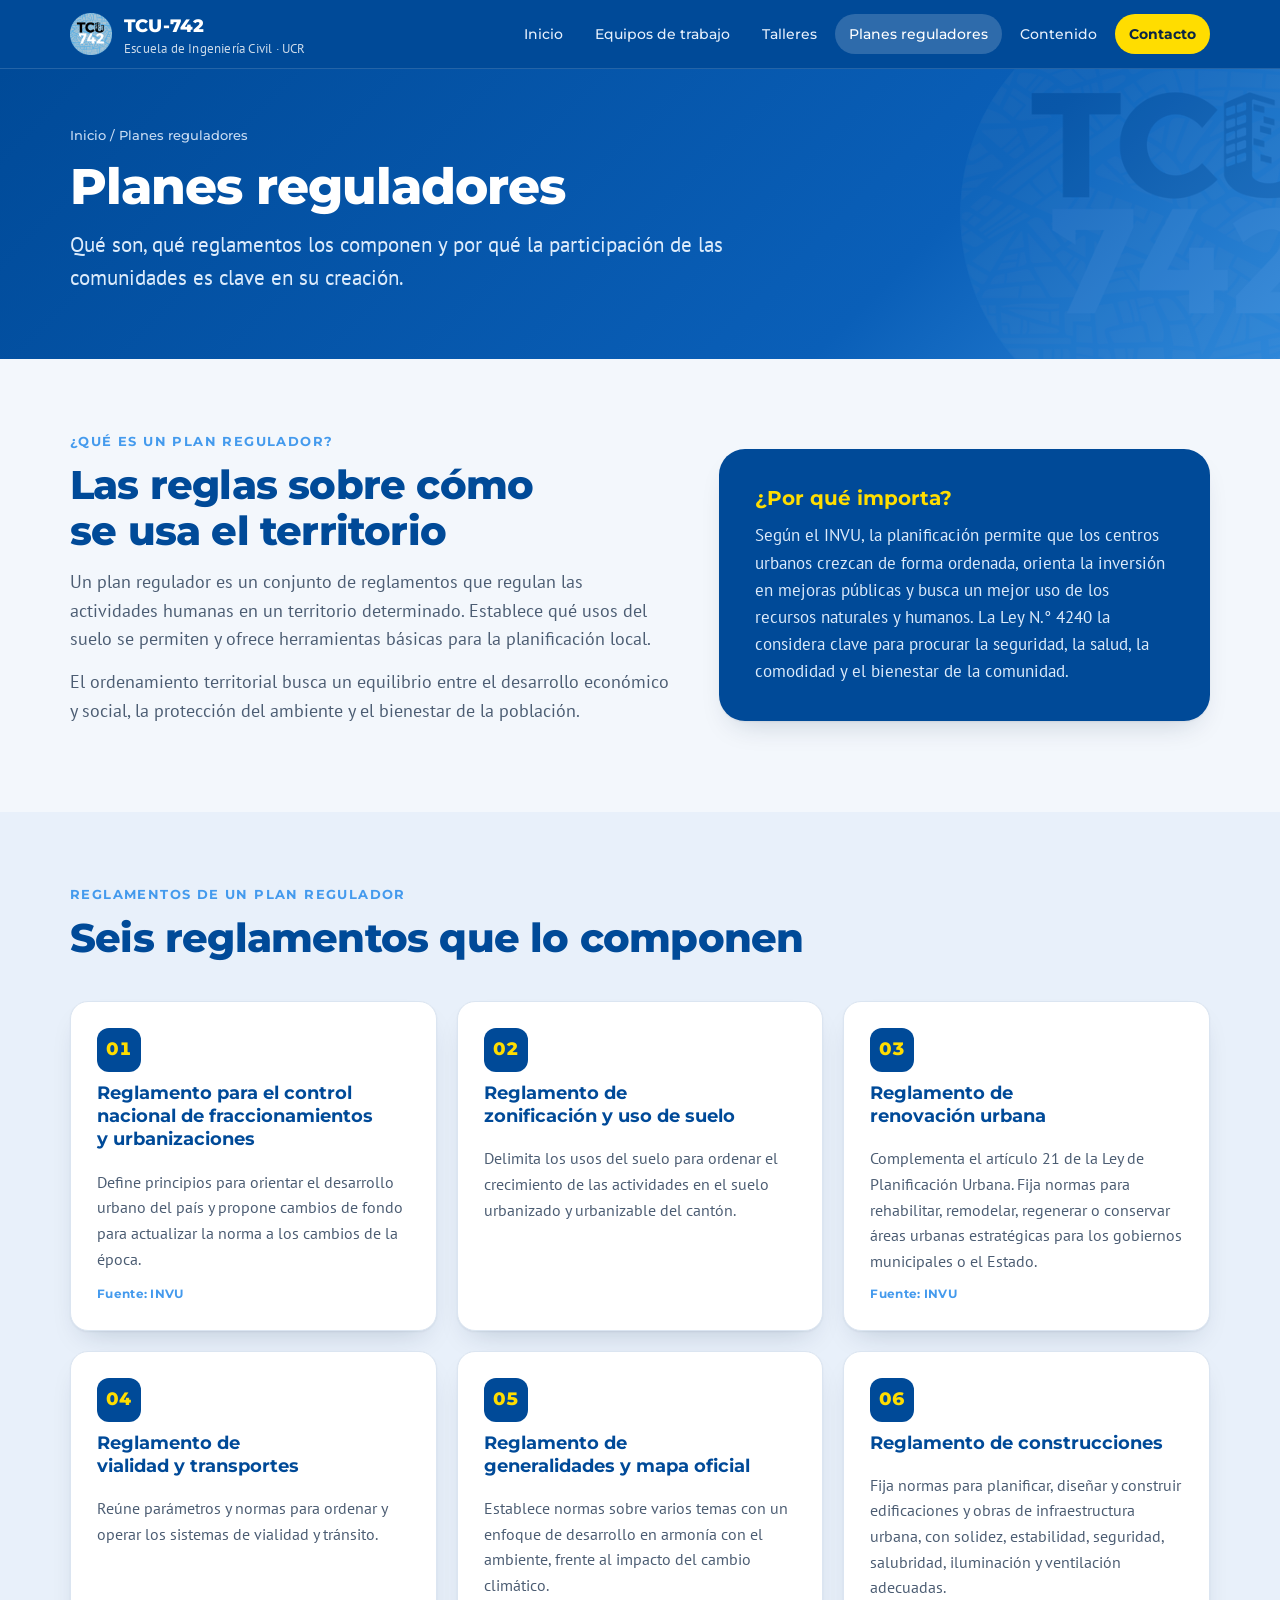
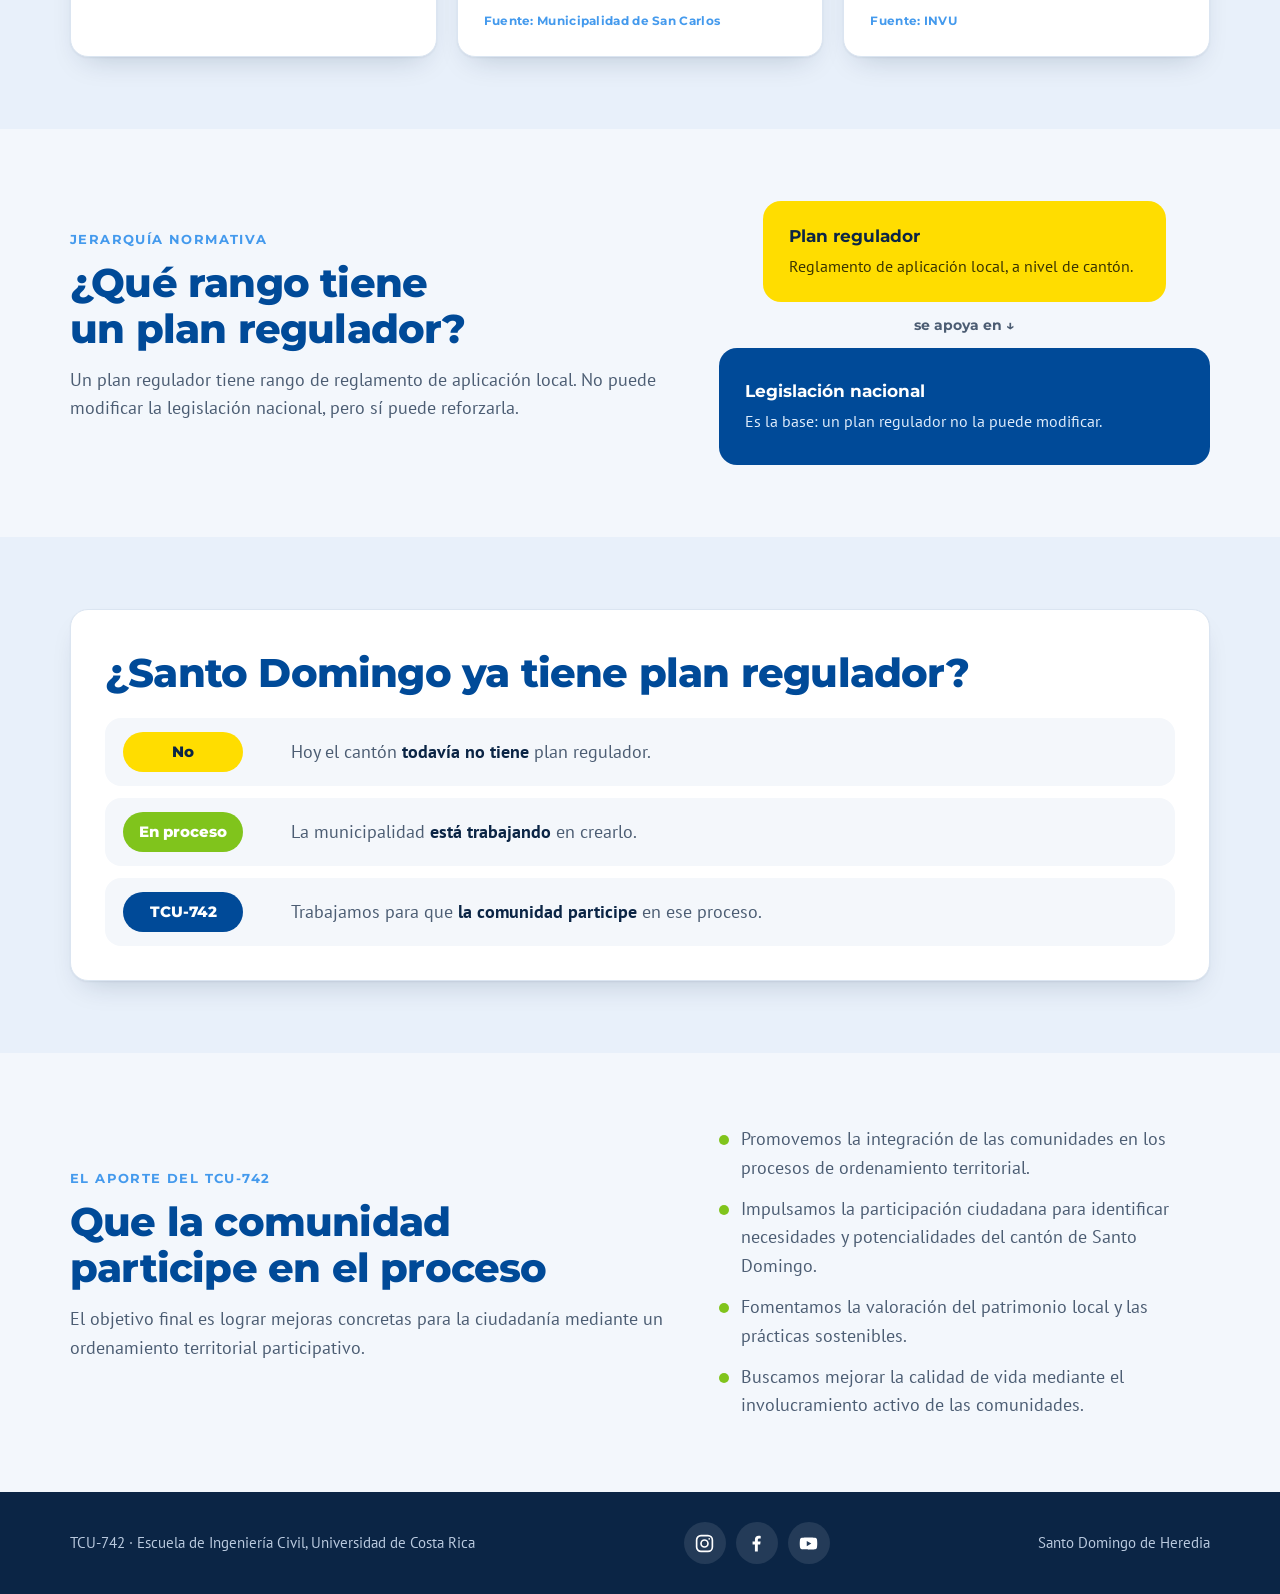
<file: planes-reguladores.html>
<!DOCTYPE html>
<html lang="es">
<head>
<meta charset="utf-8">
<meta name="viewport" content="width=device-width, initial-scale=1">
<title>TCU-742 Planes reguladores</title>
<meta name="description" content="Qué es un plan regulador, cuáles son sus reglamentos y cuál es la situación de Santo Domingo de Heredia.">
<link rel="icon" type="image/png" href="img/favicon.png">
<link rel="preconnect" href="https://fonts.googleapis.com">
<link rel="preconnect" href="https://fonts.gstatic.com" crossorigin>
<link href="https://fonts.googleapis.com/css2?family=Montserrat:wght@500;700;800&family=PT+Sans:wght@400;700&display=swap" rel="stylesheet">
<style>
  /* Plan: paleta oficial del TCU (azul, celeste, amarillo, verde, gris).
     Diseño: portada azul con fotos reales, secciones claras con tarjetas, galería en mosaico. */
  :root{
    --azul:#004A98;
    --celeste:#449AED;
    --amarillo:#FFDD00;
    --verde:#80C41C;
    --gris:#A0A5A8;
    --tinta:#0b2545;
    --suave:#4c5d73;
    --fondo:#f3f7fc;
    --tarjeta:#ffffff;
    --linea:#dbe5f1;
    --display:"Montserrat",system-ui,-apple-system,"Segoe UI",sans-serif;
    --cuerpo:"PT Sans",system-ui,-apple-system,"Segoe UI",sans-serif;
    --radio:18px;
    --sombra:0 1px 2px rgba(11,37,69,.06),0 14px 30px -14px rgba(11,37,69,.22);
    color-scheme:light;
  }
  *{box-sizing:border-box;margin:0;padding:0}
  html{scroll-behavior:smooth;scroll-padding-top:84px}
  body{font-family:var(--cuerpo);font-size:18px;color:var(--tinta);background:var(--fondo);line-height:1.6;-webkit-font-smoothing:antialiased}
  img{max-width:100%;display:block}
  a{color:inherit;text-decoration:none}
  a:focus-visible,button:focus-visible{outline:3px solid var(--amarillo);outline-offset:3px;border-radius:6px}
  .wrap{width:min(1140px,100% - 32px);margin-inline:auto}
  h1,h2,h3{font-family:var(--display);text-wrap:balance}

  /* NAV */
  .nav{position:sticky;top:0;z-index:50;background:var(--azul);border-bottom:1px solid rgba(255,255,255,.14)}
  .nav .wrap{display:flex;align-items:center;justify-content:space-between;height:68px;gap:16px}
  .brand{display:flex;align-items:center;gap:12px;color:#fff;font-family:var(--display);font-weight:800;letter-spacing:.2px}
  .brand img{width:42px;height:42px}
  .brand small{display:block;font-family:var(--cuerpo);font-weight:400;font-size:12.5px;opacity:.8;letter-spacing:.2px;line-height:1.2}
  .links{display:flex;gap:4px;align-items:center}
  .links a{color:#e6f0fc;font-family:var(--display);font-weight:500;font-size:14px;padding:9px 14px;border-radius:999px}
  .links a:hover{background:rgba(255,255,255,.14);color:#fff}
  .links a.cta{background:var(--amarillo);color:var(--tinta);font-weight:700}
  .links a.cta:hover{background:#ffe84d}
  .burger{display:none;background:none;border:0;color:#fff;font-size:28px;cursor:pointer;line-height:1}

  /* PORTADA */
  .hero{background:linear-gradient(135deg,var(--azul) 0%,#0a5fb8 60%,#2b84d8 100%);color:#fff;padding:72px 0 96px;position:relative;overflow:hidden}
  .hero::before{content:"";position:absolute;inset:0;background:url("img/logo-tcu742.png") no-repeat right -160px bottom -200px/620px;opacity:.07;pointer-events:none}
  .hero .grid{display:grid;grid-template-columns:1.05fr .95fr;gap:56px;align-items:center;position:relative}
  .etiqueta{display:inline-block;font-family:var(--display);font-size:13px;font-weight:700;letter-spacing:.6px;text-transform:uppercase;background:rgba(255,255,255,.14);border:1px solid rgba(255,255,255,.28);padding:7px 14px;border-radius:999px}
  h1{font-size:clamp(34px,5.2vw,56px);line-height:1.08;margin:20px 0 18px;letter-spacing:-1px;font-weight:800}
  h1 span{color:var(--amarillo)}
  .lead{font-size:clamp(18px,1.8vw,21px);max-width:54ch;color:#dcebfb}
  .acciones{display:flex;flex-wrap:wrap;gap:12px;margin-top:30px}
  .btn{display:inline-flex;align-items:center;gap:8px;padding:14px 26px;border-radius:999px;font-family:var(--display);font-weight:700;font-size:15px;border:2px solid transparent;transition:transform .15s,background .15s}
  .btn:hover{transform:translateY(-2px)}
  .btn.amarillo{background:var(--amarillo);color:var(--tinta)}
  .btn.amarillo:hover{background:#ffe84d}
  .btn.borde{border-color:rgba(255,255,255,.55);color:#fff}
  .btn.borde:hover{background:rgba(255,255,255,.12)}
  .collage{position:relative;aspect-ratio:1/1;max-width:520px;margin-inline:auto;width:100%}
  .collage .f{position:absolute;border-radius:22px;object-fit:cover;box-shadow:0 22px 40px -16px rgba(0,0,0,.55);border:4px solid #fff}
  .collage .f1{width:66%;height:52%;top:0;left:0}
  .collage .f2{width:52%;height:46%;top:14%;right:0}
  .collage .f3{width:58%;height:44%;bottom:0;left:12%}
  .collage .sello{position:absolute;width:34%;right:2%;bottom:4%;filter:drop-shadow(0 12px 18px rgba(0,0,0,.4))}

  /* CIFRAS */
  .cifras{margin-top:-52px;position:relative;z-index:2}
  .cifras .wrap{display:grid;grid-template-columns:repeat(4,1fr);background:var(--tarjeta);border-radius:var(--radio);box-shadow:var(--sombra);overflow:hidden}
  .cifra{padding:26px 20px;text-align:center;border-right:1px solid var(--linea)}
  .cifra:last-child{border-right:0}
  .cifra b{display:block;font-family:var(--display);font-size:34px;font-weight:800;color:var(--azul);letter-spacing:-1px;font-variant-numeric:tabular-nums}
  .cifra span{font-size:15px;color:var(--suave)}

  /* SECCIONES */
  section{padding:88px 0}
  .ojo{font-family:var(--display);font-size:13px;font-weight:700;letter-spacing:1.4px;text-transform:uppercase;color:var(--celeste)}
  h2{font-size:clamp(28px,3.6vw,40px);line-height:1.15;letter-spacing:-.8px;margin:10px 0 14px;font-weight:800;color:var(--azul)}
  .sub{color:var(--suave);max-width:62ch;font-size:19px}
  .cabeza{margin-bottom:40px}

  .dos{display:grid;grid-template-columns:1fr 1fr;gap:56px;align-items:center}
  .dos p{color:var(--suave);margin-bottom:16px}
  .dos p strong{color:var(--tinta)}
  .fotogrande{border-radius:26px;overflow:hidden;box-shadow:var(--sombra);aspect-ratio:4/3;background:var(--linea)}
  .fotogrande img{width:100%;height:100%;object-fit:cover}
  .chips{display:flex;flex-wrap:wrap;gap:8px;margin-top:6px}
  .chip{font-family:var(--display);font-size:13px;font-weight:700;padding:7px 14px;border-radius:999px;background:#dcebfb;color:var(--azul)}


  /* VIDEO */
  .video{background:#e8f0fa}
  .video .cabeza{text-align:center}
  .video .sub{margin-inline:auto}
  .videoembed{position:relative;width:100%;max-width:1040px;margin-inline:auto;border-radius:26px;overflow:hidden;box-shadow:var(--sombra);aspect-ratio:16/9;background:#0b2545}
  .videoembed iframe{position:absolute;inset:0;width:100%;height:100%;border:0}

  /* OBJETIVOS */
  .objetivos{background:var(--azul);color:#fff}
  .objetivos h2{color:#fff}
  .objetivos .ojo{color:var(--amarillo)}
  .objetivos .sub{color:#c9dcf3}
  .rejilla{display:grid;gap:20px}
  .c4{grid-template-columns:repeat(4,1fr)}
  .c2{grid-template-columns:repeat(2,1fr)}
  .obj{border-top:4px solid var(--amarillo);padding:22px 4px 0}
  .obj b{font-family:var(--display);font-size:15px;color:var(--amarillo);font-variant-numeric:tabular-nums}
  .obj p{margin-top:8px;color:#e1ecf9;font-size:17px}

  /* PROYECTOS 2026 */
  .tarjeta{background:var(--tarjeta);border:1px solid var(--linea);border-radius:var(--radio);padding:28px;box-shadow:var(--sombra)}
  .tarjeta h3{font-size:21px;margin-bottom:8px;color:var(--azul)}
  .tarjeta p{color:var(--suave);font-size:17px}
  .estado{display:inline-block;font-family:var(--display);font-size:12px;font-weight:700;letter-spacing:.4px;padding:5px 12px;border-radius:999px;background:#fff4b8;color:#6b5a00;margin-bottom:14px}
  .donde{margin-top:14px;font-family:var(--display);font-size:14px;font-weight:700;color:var(--celeste)}
  .proy{border-left:6px solid var(--verde)}
  .proy:nth-child(2){border-left-color:var(--amarillo)}

  /* ÁREAS */
  .area{display:flex;flex-direction:column;gap:10px;padding:24px}
  .ico{width:52px;height:52px;border-radius:15px;display:grid;place-items:center;color:var(--tinta)}
  .ico svg{width:27px;height:27px;fill:none;stroke:currentColor;stroke-width:1.8;stroke-linecap:round;stroke-linejoin:round}
  .area h3{font-size:18px}
  .area p{font-size:16px}
  .k-azul{background:#cfe3fb}.k-morado{background:#d9cdef}.k-verde{background:#d4ecae}.k-crema{background:#f3e7cf}.k-gris{background:#e1e3e5}.k-terracota{background:#f0c6b0}.k-celeste{background:#bddcf9}.k-amarillo{background:#fff0a3}

  /* GALERÍA */
  .galeria{background:#e8f0fa}
  .mosaico{columns:3;column-gap:18px}
  .foto{break-inside:avoid;margin-bottom:18px;border-radius:16px;overflow:hidden;position:relative;background:var(--linea);box-shadow:var(--sombra)}
  .foto img{width:100%;height:auto}
  .foto figcaption{position:absolute;left:0;right:0;bottom:0;padding:34px 14px 12px;background:linear-gradient(to top,rgba(0,40,90,.85),transparent);color:#fff;font-family:var(--display);font-size:13px;font-weight:700}

  /* PROYECTOS ANTERIORES */
  .previo{display:flex;gap:16px;align-items:flex-start;padding:22px}
  .previo .num{flex:none;width:44px;height:44px;border-radius:12px;background:var(--azul);color:var(--amarillo);font-family:var(--display);font-weight:800;display:grid;place-items:center;font-variant-numeric:tabular-nums}
  .previo h3{font-size:18px;line-height:1.3;color:var(--azul)}
  .mas{margin-top:30px}
  .btn.azul{background:var(--azul);color:#fff}
  .btn.azul:hover{background:#0a5fb8}

  /* MAPA */
  .mapa{border-radius:26px;overflow:hidden;box-shadow:var(--sombra);background:var(--linea)}
  .mapa img{width:100%;height:auto}
  .distritos{display:flex;flex-wrap:wrap;gap:8px;margin:6px 0 20px}

  /* CONTACTO */
  .contacto{display:grid;grid-template-columns:1.05fr .95fr;gap:24px}
  .info{background:var(--azul);color:#fff;border-radius:26px;padding:40px}
  .info h2{color:#fff;margin-top:6px}
  .info .ojo{color:var(--amarillo)}
  .fila{display:flex;gap:14px;margin-top:20px;align-items:flex-start}
  .fila .pt{flex:none;width:40px;height:40px;border-radius:12px;background:rgba(255,255,255,.14);display:grid;place-items:center}
  .fila svg{width:20px;height:20px;fill:none;stroke:var(--amarillo);stroke-width:1.8;stroke-linecap:round;stroke-linejoin:round}
  .fila small{display:block;color:#b9d2ee;font-family:var(--display);font-size:11.5px;letter-spacing:.8px;text-transform:uppercase}
  .fila a{text-decoration:underline;text-underline-offset:3px}
  .redes{display:flex;gap:10px;flex-wrap:wrap;margin-top:28px}
  .redes a{padding:10px 18px;border-radius:999px;border:1.5px solid rgba(255,255,255,.5);font-family:var(--display);font-size:14px;font-weight:700}
  .redes a:hover{background:#fff;color:var(--azul)}
  .ubicacion{background:var(--tarjeta);border:1px solid var(--linea);border-radius:26px;padding:40px;display:flex;flex-direction:column;justify-content:center;gap:14px;box-shadow:var(--sombra)}
  .ubicacion img{width:120px;height:120px}
  .ubicacion h3{font-size:22px;color:var(--azul)}
  .ubicacion p{color:var(--suave)}

  footer{background:var(--tinta);color:#b9c9de;padding:30px 0;font-size:15px}
  footer .wrap{display:flex;justify-content:space-between;align-items:center;flex-wrap:wrap;gap:12px}
  .sociales{display:flex;gap:10px}
  .sociales a{width:42px;height:42px;border-radius:50%;display:grid;place-items:center;background:rgba(255,255,255,.1);color:#fff;transition:background .2s,color .2s,transform .2s}
  .sociales a:hover{background:var(--amarillo);color:var(--tinta);transform:translateY(-2px)}
  .sociales svg{width:21px;height:21px}
  .videolink{display:none;text-align:center;margin:18px 0 0}

  @media(max-width:900px){
    body{font-size:17px}
    .hero{padding:48px 0 84px}
    .hero .grid,.dos,.contacto{grid-template-columns:1fr}
    .collage{max-width:420px}
    .c4{grid-template-columns:repeat(2,1fr)}
    .cifras .wrap{grid-template-columns:repeat(2,1fr)}
    .cifra:nth-child(2){border-right:0}
    .cifra:nth-child(-n+2){border-bottom:1px solid var(--linea)}
    .mosaico{columns:2}
    section{padding:64px 0}
    .links{display:none;position:absolute;top:68px;left:0;right:0;flex-direction:column;align-items:stretch;background:var(--azul);padding:12px 16px 18px}
    .links.abierto{display:flex}
    .burger{display:block}
    .info,.ubicacion{padding:30px 24px}
  }
  @media(max-width:700px){
    #video .wrap{width:100%}
    #video .cabeza,#video .videolink{padding-inline:20px}
    .videoembed{border-radius:0;aspect-ratio:auto;height:min(78vw,420px);min-height:260px;box-shadow:none}
    .videolink{display:block}
  }
  @media(max-width:560px){
    .c4,.c2{grid-template-columns:1fr}
    .mosaico{columns:1}
  }
  @media(prefers-reduced-motion:reduce){
    html{scroll-behavior:auto}
    .btn{transition:none}
  }

/* Estilos de las páginas internas (equipos, talleres, planes reguladores, contenido).
   Usa las variables definidas en sitio.css. */

.links a[aria-current="page"]{background:rgba(255,255,255,.18);color:#fff}

/* ENCABEZADO DE PÁGINA */
.phead{position:relative;overflow:hidden;color:#fff;background:linear-gradient(135deg,var(--azul) 0%,#0a5fb8 70%,#2b84d8 100%);padding:56px 0 64px}
.phead::before{content:"";position:absolute;inset:0;background:url("img/logo-tcu742.png") no-repeat right -120px center/440px;opacity:.08;pointer-events:none}
.phead .wrap{position:relative}
.migas{font-family:var(--display);font-size:13px;font-weight:500;color:#c9dcf3;margin-bottom:14px}
.migas a:hover{color:#fff;text-decoration:underline}
.phead h1{font-size:clamp(32px,4.6vw,50px);margin:0 0 14px}
.phead .lead{max-width:60ch}

section.interna{padding:72px 0}
section.interna.alt{background:#e8f0fa}

/* ETIQUETAS DE SUBGRUPO (colores de la paleta por subgrupo del TCU) */
.sg{display:inline-block;font-family:var(--display);font-size:12px;font-weight:700;letter-spacing:.3px;padding:5px 12px;border-radius:999px;color:var(--tinta)}
.sg.lugar{background:#fff;border:1px solid var(--linea);color:var(--suave)}

/* EQUIPOS */
.eq{padding:0;overflow:hidden;display:flex;flex-direction:column}
.eq .media{height:230px;position:relative;display:grid;place-items:center;overflow:hidden}
.eq .media img{position:absolute;inset:0;width:100%;height:100%;object-fit:cover}
.eq .media svg{width:76px;height:76px;fill:none;stroke:currentColor;stroke-width:1.5;stroke-linecap:round;stroke-linejoin:round;color:var(--tinta);opacity:.55}
.eq .cuerpo{padding:26px 28px 30px;display:flex;flex-direction:column;gap:10px}
.eq h3{font-size:22px}
.eq .cuerpo p{font-size:17px}
.eq .tags{display:flex;gap:8px;flex-wrap:wrap}

/* TALLERES */
.tira{display:grid;grid-template-columns:repeat(4,1fr);gap:14px;margin-bottom:56px}
.tira img{width:100%;aspect-ratio:4/3;object-fit:cover;border-radius:16px;box-shadow:var(--sombra)}
.anio{display:flex;align-items:center;gap:16px;margin:56px 0 22px}
.anio:first-of-type{margin-top:0}
.anio h2{margin:0;font-size:clamp(26px,3vw,34px)}
.anio::after{content:"";flex:1;height:2px;background:var(--linea)}
.lista{display:grid;gap:18px}
.evento{display:grid;grid-template-columns:130px 1fr;gap:22px;align-items:start}
.fecha{font-family:var(--display);color:var(--azul);padding-top:26px;text-align:right;line-height:1.2}
.fecha b{display:block;font-size:30px;font-weight:800;letter-spacing:-1px;font-variant-numeric:tabular-nums}
.fecha span{font-size:13px;font-weight:700;text-transform:uppercase;letter-spacing:.8px;color:var(--celeste)}
.evento .tarjeta{padding:26px 28px}
.evento h3{font-size:20px;margin-bottom:10px}
.evento .tags{display:flex;gap:8px;flex-wrap:wrap;margin-bottom:12px}

/* PLANES REGULADORES */
.destacado{display:grid;grid-template-columns:1.1fr .9fr;gap:48px;align-items:center}
.destacado p{color:var(--suave);margin-bottom:14px}
.cita{background:var(--azul);color:#fff;border-radius:26px;padding:36px;box-shadow:var(--sombra)}
.cita b{display:block;font-family:var(--display);font-size:20px;line-height:1.35;margin-bottom:10px;color:var(--amarillo)}
.cita p{color:#dcebfb;margin:0;font-size:17px}
.reglas{grid-template-columns:repeat(3,1fr)}
.regla{padding:26px;display:flex;flex-direction:column;gap:10px}
.regla .n{width:44px;height:44px;border-radius:12px;background:var(--azul);color:var(--amarillo);font-family:var(--display);font-weight:800;display:grid;place-items:center;font-variant-numeric:tabular-nums}
.regla h3{font-size:18px;line-height:1.3}
.regla p{font-size:16px}
.fuente{margin-top:auto;font-family:var(--display);font-size:12px;font-weight:700;letter-spacing:.3px;color:var(--celeste)}
.capas{display:grid;gap:12px}
.capa{border-radius:18px;padding:22px 26px}
.capa b{display:block;font-family:var(--display);font-size:17px;margin-bottom:4px}
.capa p{margin:0;font-size:16px}
.capa{position:relative}
.capa .rango{display:inline-block;font-family:var(--display);font-weight:700;font-size:12px;letter-spacing:.08em;text-transform:uppercase;margin-bottom:8px;padding:3px 10px;border-radius:999px}
.capa.nac{background:var(--azul);color:#fff;padding-block:30px}
.capa.nac p{color:#dcebfb}
.capa.nac .rango{background:rgba(255,255,255,.18)}
.capa.loc{background:var(--amarillo);color:var(--tinta);margin-inline:44px}
.capa.loc p{color:#3b3500}
.capa.loc .rango{background:rgba(0,0,0,.1)}
.flecha{text-align:center;font-family:var(--display);font-weight:700;font-size:14px;color:var(--suave)}
.estado-sd{background:var(--tarjeta);border:1px solid var(--linea);border-radius:var(--radio);padding:34px;box-shadow:var(--sombra)}
.estado-sd h2{margin:6px 0 22px}
.respuestas{display:grid;gap:12px}
.resp{display:grid;grid-template-columns:150px 1fr;gap:18px;align-items:center;padding:14px 18px;border-radius:16px;background:#f4f7fb}
.resp p{margin:0;font-size:18px;color:var(--suave)}
.resp p strong{color:var(--tinta)}
.sello{justify-self:start;font-family:var(--display);font-weight:800;font-size:15px;padding:8px 16px;border-radius:999px;text-align:center;min-width:120px}
.resp.no .sello{background:var(--amarillo);color:var(--tinta)}
.resp.proceso .sello{background:var(--verde);color:#fff}
.resp.tcu .sello{background:var(--azul);color:#fff}
.puntos{display:grid;gap:12px;list-style:none}
.puntos li{display:flex;gap:12px;align-items:flex-start;color:var(--suave)}
.puntos li::before{content:"";flex:none;width:10px;height:10px;border-radius:50%;background:var(--verde);margin-top:10px}

/* CONTENIDO */
.recurso{display:grid;grid-template-columns:280px 1fr;padding:0;overflow:hidden}
.recurso .portada{background:linear-gradient(160deg,var(--azul),#2b84d8);color:#fff;padding:32px 26px;display:flex;flex-direction:column;justify-content:space-between;gap:24px;min-height:280px}
.recurso .portada svg{width:56px;height:56px;fill:none;stroke:var(--amarillo);stroke-width:1.6;stroke-linecap:round;stroke-linejoin:round}
.recurso .portada b{font-family:var(--display);font-size:13px;letter-spacing:.8px;text-transform:uppercase;color:#c9dcf3;display:block;margin-bottom:6px}
.recurso .portada span{font-family:var(--display);font-weight:800;font-size:22px;line-height:1.2}
.recurso .info2{padding:32px 34px;display:flex;flex-direction:column;gap:12px}
.recurso h3{font-size:26px}
.recurso .autores{font-family:var(--display);font-size:14px;font-weight:700;color:var(--celeste)}
.recurso .palabras{display:flex;gap:8px;flex-wrap:wrap}
.recurso .btn{align-self:flex-start;margin-top:8px}

@media(max-width:900px){
  section.interna{padding:52px 0}
  .tira{grid-template-columns:repeat(2,1fr)}
  .destacado,.recurso{grid-template-columns:1fr}
  .resp{grid-template-columns:1fr;gap:8px}
  .estado-sd{padding:24px 20px}
  .reglas{grid-template-columns:repeat(2,1fr)}
  .evento{grid-template-columns:1fr;gap:6px}
  .fecha{text-align:left;padding-top:0;display:flex;gap:10px;align-items:baseline}
  .fecha b{font-size:22px}
  .capa.loc{margin-inline:14px}
  .recurso .portada{min-height:0}
}
@media(max-width:560px){
  .reglas{grid-template-columns:1fr}
  .tira{grid-template-columns:1fr 1fr}
}

/* VARIOS BOTONES EN UNA TARJETA DE RECURSO */
.recurso + .recurso{margin-top:24px}
.recurso .botones{display:flex;flex-wrap:wrap;gap:10px;margin-top:8px}
.recurso .botones .btn{align-self:auto;margin-top:0}

/* encuadre de fotos donde el sujeto no está al centro */
.eq .media img[src$="arborizacion.jpg"]{object-position:center 66%}
.eq .media img[src$="zonas-inseguras.jpg"]{object-position:center 58%}

</style>
</head>
<body>

<header class="nav">
  <div class="wrap">
    <a href="index.html" class="brand">
      <img src="img/logo-tcu742.png" alt="Logo del TCU-742">
      <span>TCU-742<small>Escuela de Ingeniería Civil · UCR</small></span>
    </a>
    <button class="burger" aria-label="Abrir o cerrar el menú" aria-controls="menu" onclick="document.getElementById('menu').classList.toggle('abierto')">☰</button>
    <nav class="links" id="menu" aria-label="Principal">
      <a href="index.html">Inicio</a><a href="equipos.html">Equipos de trabajo</a><a href="talleres.html">Talleres</a><a href="planes-reguladores.html" aria-current="page">Planes reguladores</a><a href="contenido.html">Contenido</a>
      <a href="index.html#contacto" class="cta">Contacto</a>
    </nav>
  </div>
</header>

<main>
  <div class="phead">
    <div class="wrap">
      <div class="migas"><a href="index.html">Inicio</a> / Planes reguladores</div>
      <h1>Planes reguladores</h1>
      <p class="lead">Qué son, qué reglamentos los componen y por qué la participación de las comunidades es clave en su creación.</p>
    </div>
  </div>
  <section class="interna">
    <div class="wrap destacado">
      <div>
        <div class="ojo">¿Qué es un plan regulador?</div>
        <h2>Las reglas sobre cómo se usa el territorio</h2>
        <p>Un plan regulador es un conjunto de reglamentos que regulan las actividades humanas en un territorio determinado. Establece qué usos del suelo se permiten y ofrece herramientas básicas para la planificación local.</p>
        <p>El ordenamiento territorial busca un equilibrio entre el desarrollo económico y social, la protección del ambiente y el bienestar de la población.</p>
      </div>
      <div class="cita">
        <b>¿Por qué importa?</b>
        <p>Según el INVU, la planificación permite que los centros urbanos crezcan de forma ordenada, orienta la inversión en mejoras públicas y busca un mejor uso de los recursos naturales y humanos. La Ley N.° 4240 la considera clave para procurar la seguridad, la salud, la comodidad y el bienestar de la comunidad.</p>
      </div>
    </div>
  </section>

  <section class="interna alt">
    <div class="wrap">
      <div class="cabeza">
        <div class="ojo">Reglamentos de un plan regulador</div>
        <h2>Seis reglamentos que lo componen</h2>
      </div>
      <div class="rejilla reglas">
        <article class="tarjeta regla"><span class="n">01</span><h3>Reglamento para el control nacional de fraccionamientos y urbanizaciones</h3><p>Define principios para orientar el desarrollo urbano del país y propone cambios de fondo para actualizar la norma a los cambios de la época.</p><div class="fuente">Fuente: INVU</div></article>
        <article class="tarjeta regla"><span class="n">02</span><h3>Reglamento de zonificación y uso de suelo</h3><p>Delimita los usos del suelo para ordenar el crecimiento de las actividades en el suelo urbanizado y urbanizable del cantón.</p></article>
        <article class="tarjeta regla"><span class="n">03</span><h3>Reglamento de renovación urbana</h3><p>Complementa el artículo 21 de la Ley de Planificación Urbana. Fija normas para rehabilitar, remodelar, regenerar o conservar áreas urbanas estratégicas para los gobiernos municipales o el Estado.</p><div class="fuente">Fuente: INVU</div></article>
        <article class="tarjeta regla"><span class="n">04</span><h3>Reglamento de vialidad y transportes</h3><p>Reúne parámetros y normas para ordenar y operar los sistemas de vialidad y tránsito.</p></article>
        <article class="tarjeta regla"><span class="n">05</span><h3>Reglamento de generalidades y mapa oficial</h3><p>Establece normas sobre varios temas con un enfoque de desarrollo en armonía con el ambiente, frente al impacto del cambio climático.</p><div class="fuente">Fuente: Municipalidad de San Carlos</div></article>
        <article class="tarjeta regla"><span class="n">06</span><h3>Reglamento de construcciones</h3><p>Fija normas para planificar, diseñar y construir edificaciones y obras de infraestructura urbana, con solidez, estabilidad, seguridad, salubridad, iluminación y ventilación adecuadas.</p><div class="fuente">Fuente: INVU</div></article>
      </div>
    </div>
  </section>

  <section class="interna">
    <div class="wrap destacado">
      <div>
        <div class="ojo">Jerarquía normativa</div>
        <h2>¿Qué rango tiene un plan regulador?</h2>
        <p>Un plan regulador tiene rango de reglamento de aplicación local. No puede modificar la legislación nacional, pero sí puede reforzarla.</p>
      </div>
      <div class="capas">
        <div class="capa loc"><b>Plan regulador</b><p>Reglamento de aplicación local, a nivel de cantón.</p></div>
        <div class="flecha">se apoya en ↓</div>
        <div class="capa nac"><b>Legislación nacional</b><p>Es la base: un plan regulador no la puede modificar.</p></div>
      </div>
    </div>
  </section>

  <section class="interna alt">
    <div class="wrap">
      <div class="estado-sd">
        <h2>¿Santo Domingo ya tiene plan regulador?</h2>
        <div class="respuestas">
          <div class="resp no"><span class="sello">No</span><p>Hoy el cantón <strong>todavía no tiene</strong> plan regulador.</p></div>
          <div class="resp proceso"><span class="sello">En proceso</span><p>La municipalidad <strong>está trabajando</strong> en crearlo.</p></div>
          <div class="resp tcu"><span class="sello">TCU-742</span><p>Trabajamos para que <strong>la comunidad participe</strong> en ese proceso.</p></div>
        </div>
      </div>
    </div>
  </section>

  <section class="interna">
    <div class="wrap destacado">
      <div>
        <div class="ojo">El aporte del TCU-742</div>
        <h2>Que la comunidad participe en el proceso</h2>
        <p>El objetivo final es lograr mejoras concretas para la ciudadanía mediante un ordenamiento territorial participativo.</p>
      </div>
      <ul class="puntos">
        <li>Promovemos la integración de las comunidades en los procesos de ordenamiento territorial.</li>
        <li>Impulsamos la participación ciudadana para identificar necesidades y potencialidades del cantón de Santo Domingo.</li>
        <li>Fomentamos la valoración del patrimonio local y las prácticas sostenibles.</li>
        <li>Buscamos mejorar la calidad de vida mediante el involucramiento activo de las comunidades.</li>
      </ul>
    </div>
  </section>

</main>

<footer>
  <div class="wrap">
    <span>TCU-742 · Escuela de Ingeniería Civil, Universidad de Costa Rica</span>
    <div class="sociales">
      <a href="https://www.instagram.com/tcu742/" target="_blank" rel="noopener" aria-label="Instagram del TCU-742" title="Instagram"><svg viewBox="0 0 24 24" fill="none" stroke="currentColor" stroke-width="1.9" stroke-linecap="round" stroke-linejoin="round"><rect x="3" y="3" width="18" height="18" rx="5"/><circle cx="12" cy="12" r="4"/><circle cx="17.4" cy="6.6" r="1" fill="currentColor" stroke="none"/></svg></a>
      <a href="https://www.facebook.com/TCU742/" target="_blank" rel="noopener" aria-label="Facebook del TCU-742" title="Facebook"><svg viewBox="0 0 24 24" fill="currentColor"><path d="M13.5 21v-8h2.7l.5-3.2h-3.2V7.9c0-.9.4-1.7 1.8-1.7h1.5V3.4S15.6 3.2 14.4 3.2c-2.6 0-4.2 1.5-4.2 4.3v2.3H7.5V13h2.7v8z"/></svg></a>
      <a href="https://www.youtube.com/@tcu742-escuelaingenieriaci2" target="_blank" rel="noopener" aria-label="YouTube del TCU-742" title="YouTube"><svg viewBox="0 0 24 24" fill="currentColor"><path d="M21.6 7.2a2.5 2.5 0 0 0-1.8-1.8C18.2 5 12 5 12 5s-6.2 0-7.8.4A2.5 2.5 0 0 0 2.4 7.2C2 8.8 2 12 2 12s0 3.2.4 4.8a2.5 2.5 0 0 0 1.8 1.8C5.8 19 12 19 12 19s6.2 0 7.8-.4a2.5 2.5 0 0 0 1.8-1.8c.4-1.6.4-4.8.4-4.8s0-3.2-.4-4.8zM10 15V9l5.2 3z"/></svg></a>
    </div>
    <span>Santo Domingo de Heredia</span>
  </div>
</footer>

<script>
  document.querySelectorAll('#menu a').forEach(function(a){a.addEventListener('click',function(){document.getElementById('menu').classList.remove('abierto')})});
</script>
</body>
</html>
</file>
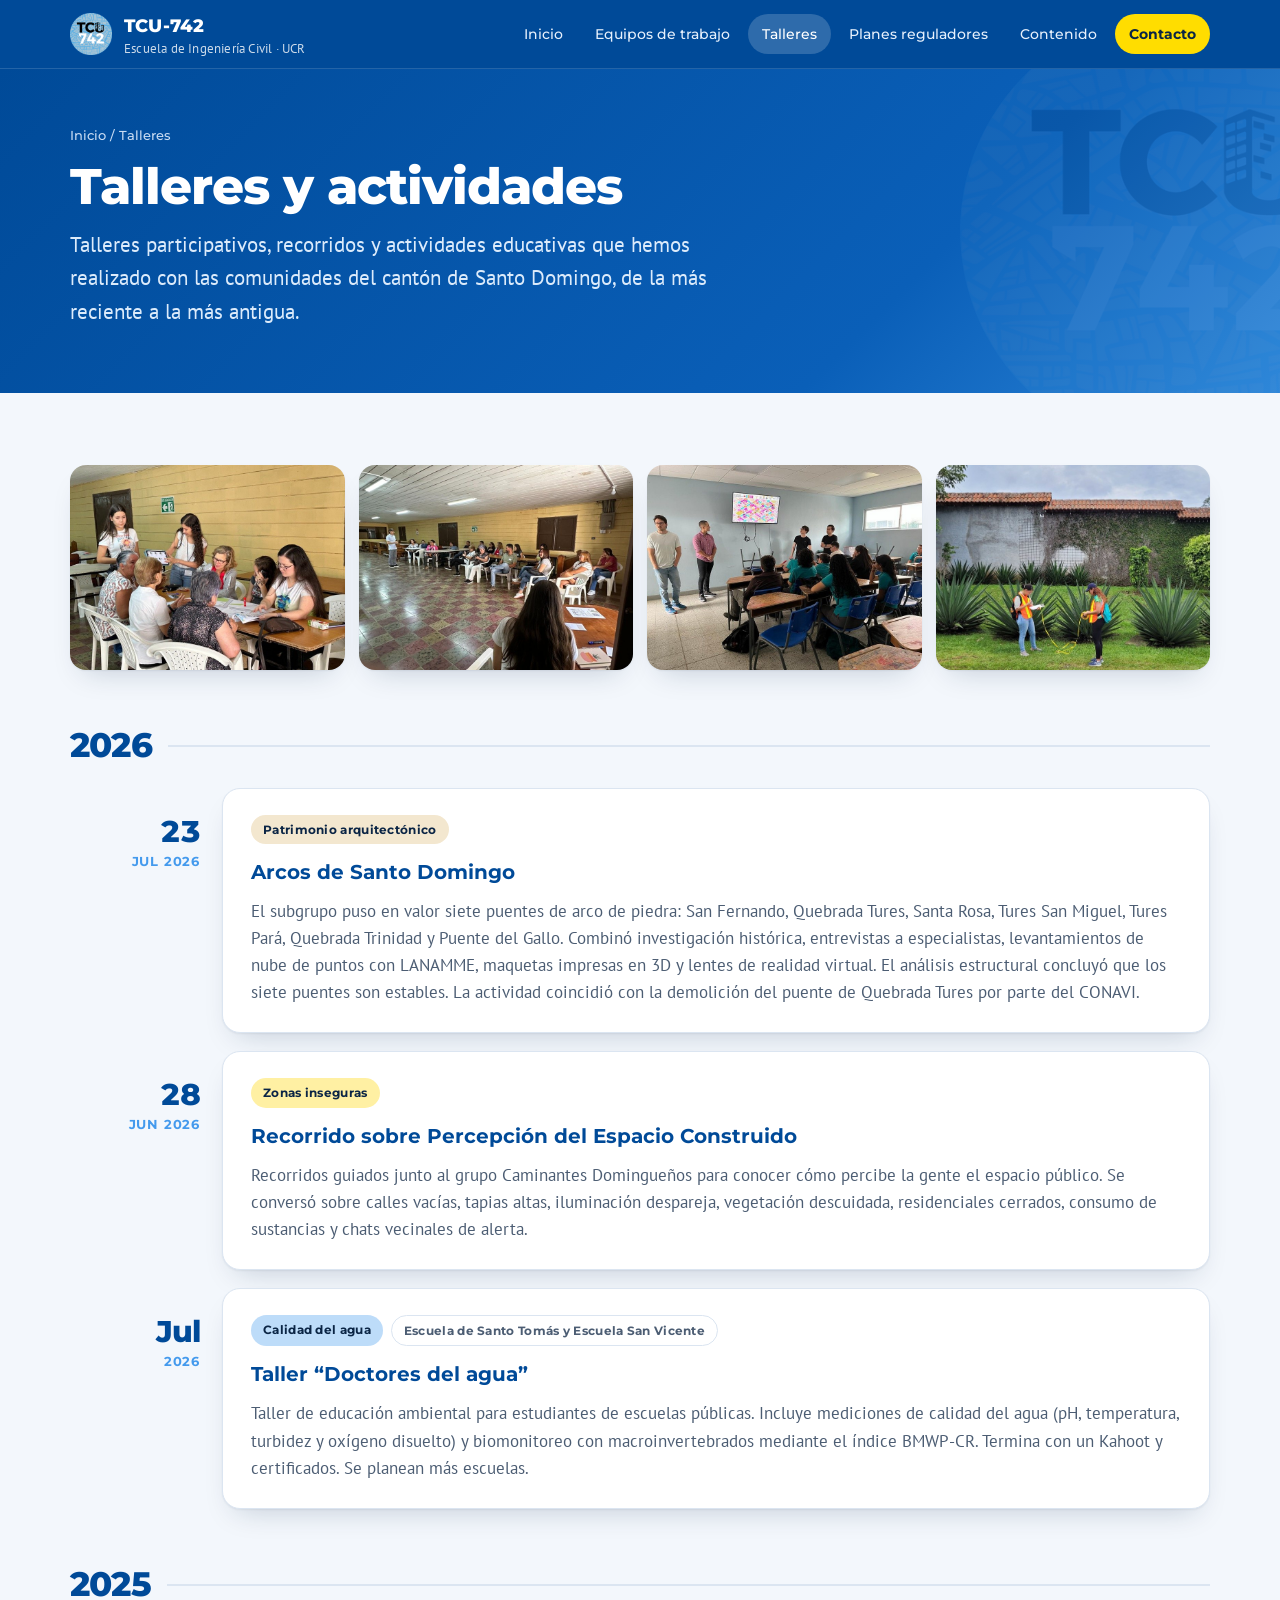
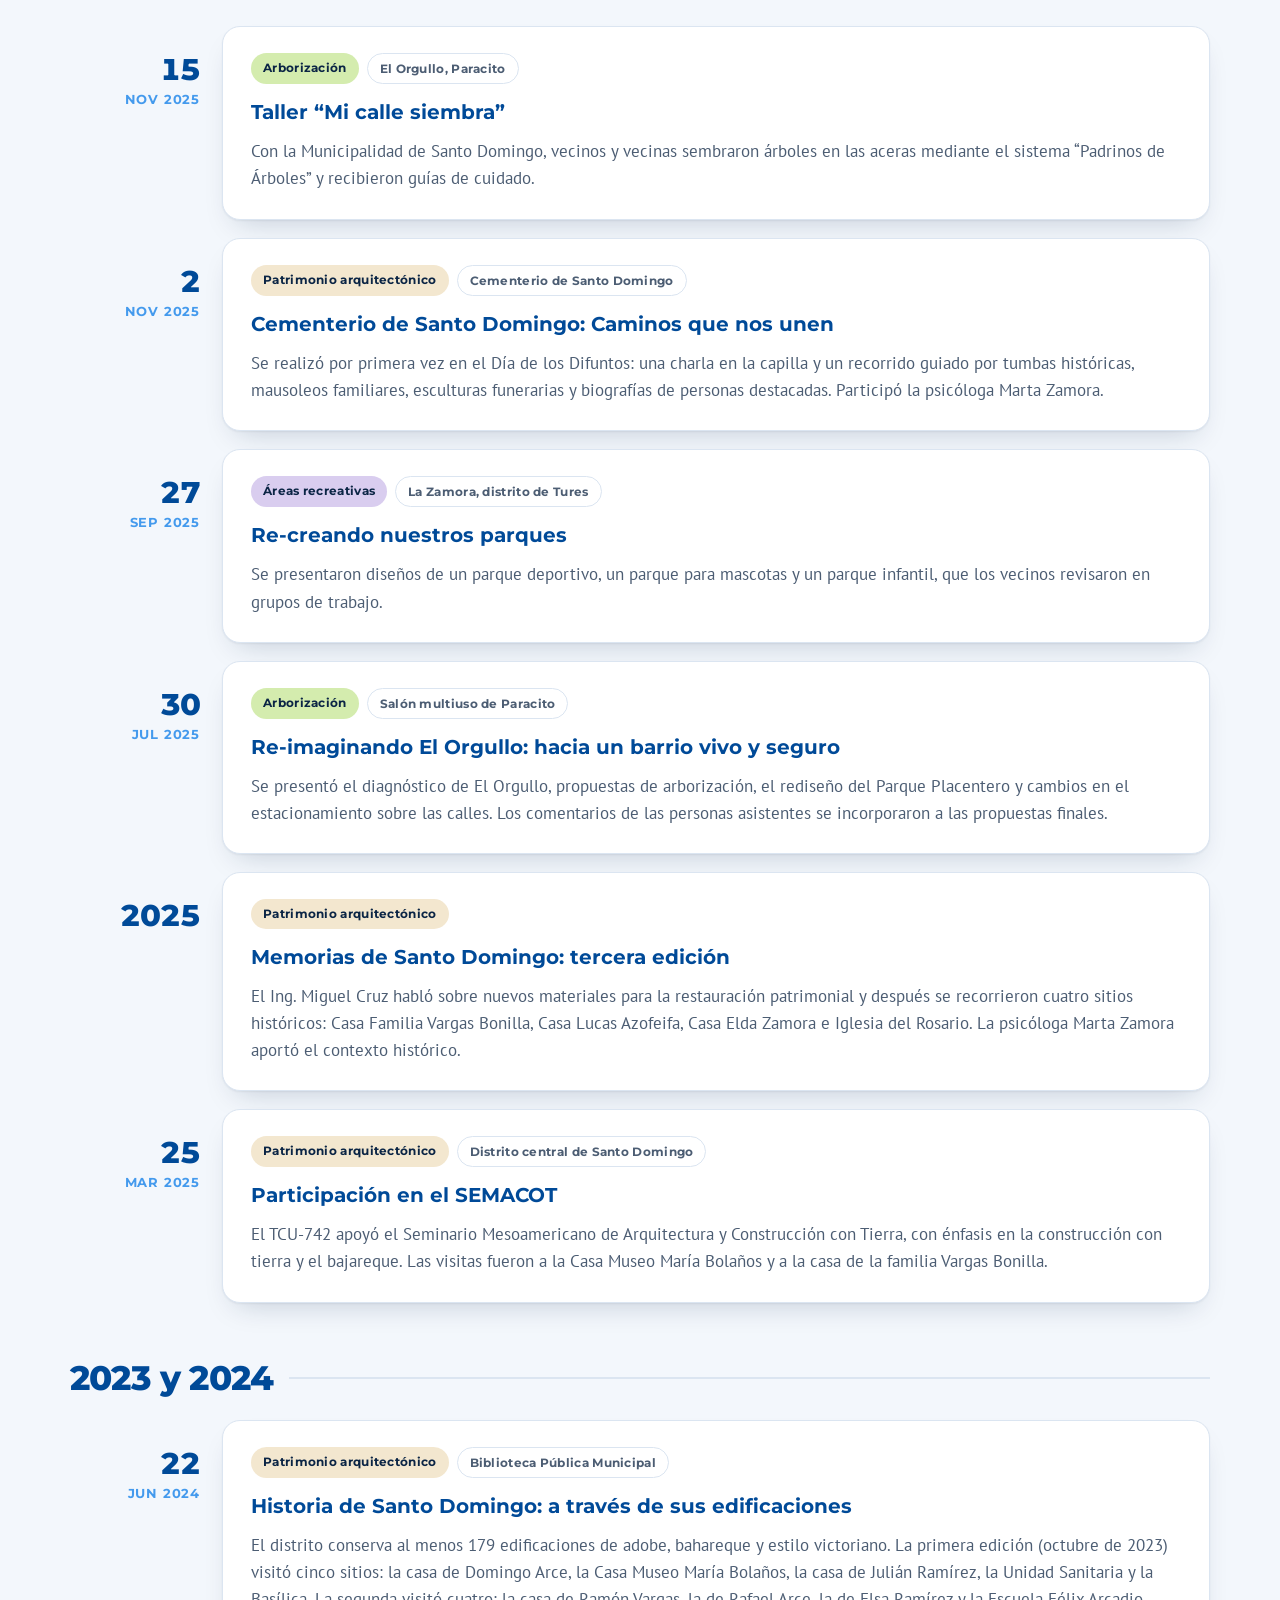
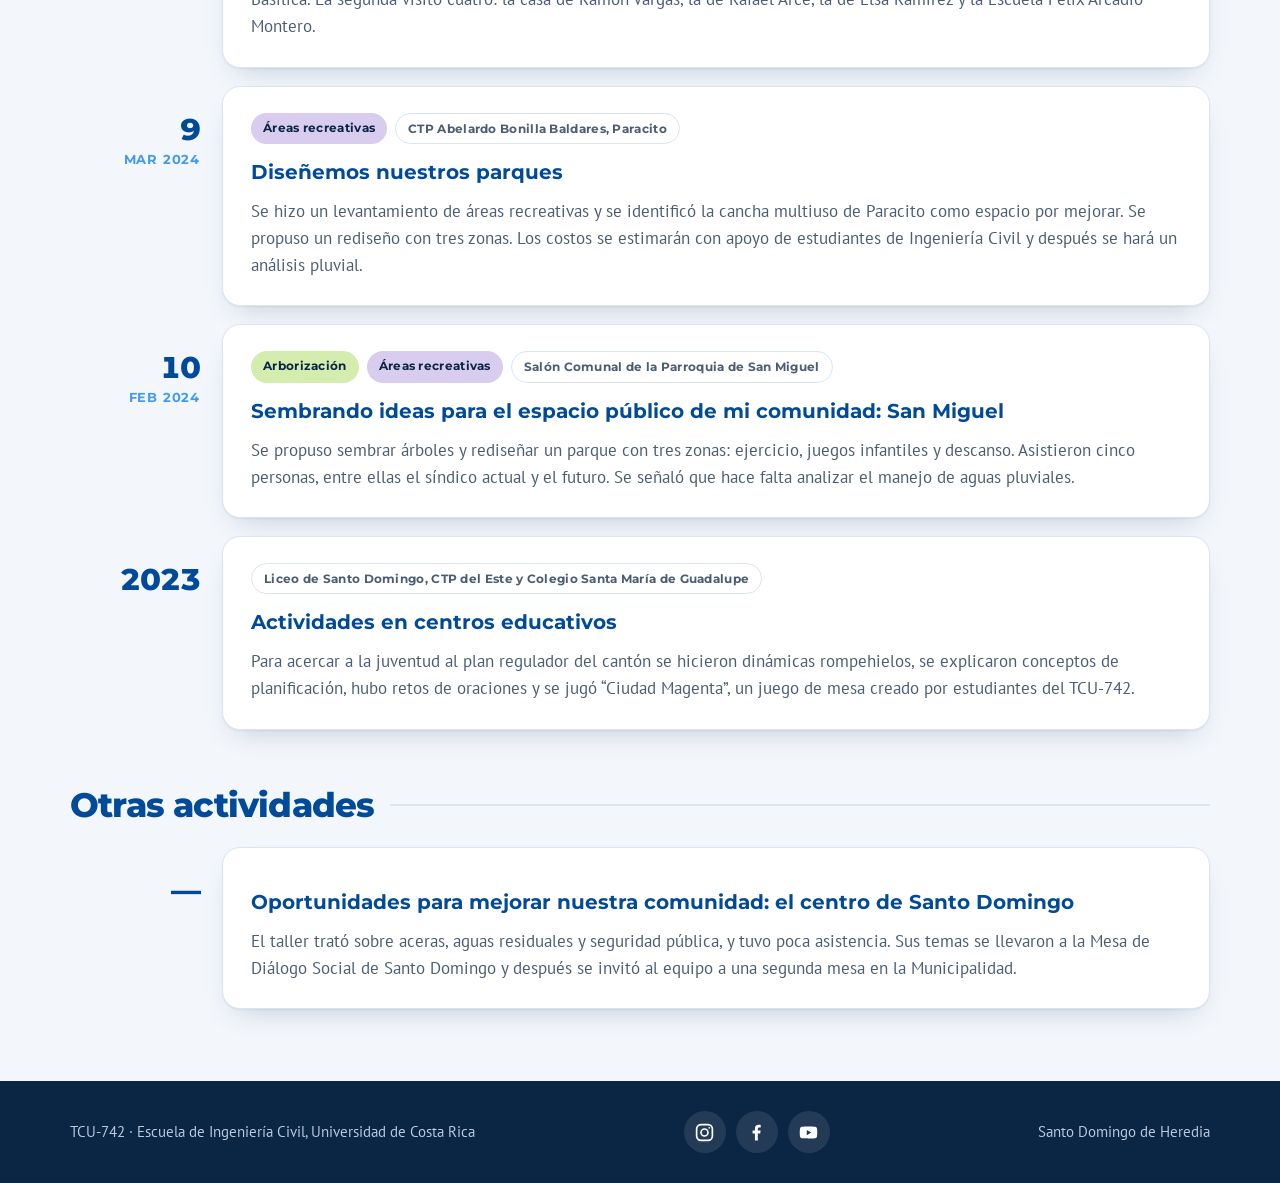
<file: talleres.html>
<!DOCTYPE html>
<html lang="es">
<head>
<meta charset="utf-8">
<meta name="viewport" content="width=device-width, initial-scale=1">
<title>TCU-742 Talleres</title>
<meta name="description" content="Talleres participativos, recorridos y actividades del TCU-742 en el cantón de Santo Domingo.">
<link rel="icon" type="image/png" href="img/favicon.png">
<link rel="preconnect" href="https://fonts.googleapis.com">
<link rel="preconnect" href="https://fonts.gstatic.com" crossorigin>
<link href="https://fonts.googleapis.com/css2?family=Montserrat:wght@500;700;800&family=PT+Sans:wght@400;700&display=swap" rel="stylesheet">
<style>
  /* Plan: paleta oficial del TCU (azul, celeste, amarillo, verde, gris).
     Diseño: portada azul con fotos reales, secciones claras con tarjetas, galería en mosaico. */
  :root{
    --azul:#004A98;
    --celeste:#449AED;
    --amarillo:#FFDD00;
    --verde:#80C41C;
    --gris:#A0A5A8;
    --tinta:#0b2545;
    --suave:#4c5d73;
    --fondo:#f3f7fc;
    --tarjeta:#ffffff;
    --linea:#dbe5f1;
    --display:"Montserrat",system-ui,-apple-system,"Segoe UI",sans-serif;
    --cuerpo:"PT Sans",system-ui,-apple-system,"Segoe UI",sans-serif;
    --radio:18px;
    --sombra:0 1px 2px rgba(11,37,69,.06),0 14px 30px -14px rgba(11,37,69,.22);
    color-scheme:light;
  }
  *{box-sizing:border-box;margin:0;padding:0}
  html{scroll-behavior:smooth;scroll-padding-top:84px}
  body{font-family:var(--cuerpo);font-size:18px;color:var(--tinta);background:var(--fondo);line-height:1.6;-webkit-font-smoothing:antialiased}
  img{max-width:100%;display:block}
  a{color:inherit;text-decoration:none}
  a:focus-visible,button:focus-visible{outline:3px solid var(--amarillo);outline-offset:3px;border-radius:6px}
  .wrap{width:min(1140px,100% - 32px);margin-inline:auto}
  h1,h2,h3{font-family:var(--display);text-wrap:balance}

  /* NAV */
  .nav{position:sticky;top:0;z-index:50;background:var(--azul);border-bottom:1px solid rgba(255,255,255,.14)}
  .nav .wrap{display:flex;align-items:center;justify-content:space-between;height:68px;gap:16px}
  .brand{display:flex;align-items:center;gap:12px;color:#fff;font-family:var(--display);font-weight:800;letter-spacing:.2px}
  .brand img{width:42px;height:42px}
  .brand small{display:block;font-family:var(--cuerpo);font-weight:400;font-size:12.5px;opacity:.8;letter-spacing:.2px;line-height:1.2}
  .links{display:flex;gap:4px;align-items:center}
  .links a{color:#e6f0fc;font-family:var(--display);font-weight:500;font-size:14px;padding:9px 14px;border-radius:999px}
  .links a:hover{background:rgba(255,255,255,.14);color:#fff}
  .links a.cta{background:var(--amarillo);color:var(--tinta);font-weight:700}
  .links a.cta:hover{background:#ffe84d}
  .burger{display:none;background:none;border:0;color:#fff;font-size:28px;cursor:pointer;line-height:1}

  /* PORTADA */
  .hero{background:linear-gradient(135deg,var(--azul) 0%,#0a5fb8 60%,#2b84d8 100%);color:#fff;padding:72px 0 96px;position:relative;overflow:hidden}
  .hero::before{content:"";position:absolute;inset:0;background:url("img/logo-tcu742.png") no-repeat right -160px bottom -200px/620px;opacity:.07;pointer-events:none}
  .hero .grid{display:grid;grid-template-columns:1.05fr .95fr;gap:56px;align-items:center;position:relative}
  .etiqueta{display:inline-block;font-family:var(--display);font-size:13px;font-weight:700;letter-spacing:.6px;text-transform:uppercase;background:rgba(255,255,255,.14);border:1px solid rgba(255,255,255,.28);padding:7px 14px;border-radius:999px}
  h1{font-size:clamp(34px,5.2vw,56px);line-height:1.08;margin:20px 0 18px;letter-spacing:-1px;font-weight:800}
  h1 span{color:var(--amarillo)}
  .lead{font-size:clamp(18px,1.8vw,21px);max-width:54ch;color:#dcebfb}
  .acciones{display:flex;flex-wrap:wrap;gap:12px;margin-top:30px}
  .btn{display:inline-flex;align-items:center;gap:8px;padding:14px 26px;border-radius:999px;font-family:var(--display);font-weight:700;font-size:15px;border:2px solid transparent;transition:transform .15s,background .15s}
  .btn:hover{transform:translateY(-2px)}
  .btn.amarillo{background:var(--amarillo);color:var(--tinta)}
  .btn.amarillo:hover{background:#ffe84d}
  .btn.borde{border-color:rgba(255,255,255,.55);color:#fff}
  .btn.borde:hover{background:rgba(255,255,255,.12)}
  .collage{position:relative;aspect-ratio:1/1;max-width:520px;margin-inline:auto;width:100%}
  .collage .f{position:absolute;border-radius:22px;object-fit:cover;box-shadow:0 22px 40px -16px rgba(0,0,0,.55);border:4px solid #fff}
  .collage .f1{width:66%;height:52%;top:0;left:0}
  .collage .f2{width:52%;height:46%;top:14%;right:0}
  .collage .f3{width:58%;height:44%;bottom:0;left:12%}
  .collage .sello{position:absolute;width:34%;right:2%;bottom:4%;filter:drop-shadow(0 12px 18px rgba(0,0,0,.4))}

  /* CIFRAS */
  .cifras{margin-top:-52px;position:relative;z-index:2}
  .cifras .wrap{display:grid;grid-template-columns:repeat(4,1fr);background:var(--tarjeta);border-radius:var(--radio);box-shadow:var(--sombra);overflow:hidden}
  .cifra{padding:26px 20px;text-align:center;border-right:1px solid var(--linea)}
  .cifra:last-child{border-right:0}
  .cifra b{display:block;font-family:var(--display);font-size:34px;font-weight:800;color:var(--azul);letter-spacing:-1px;font-variant-numeric:tabular-nums}
  .cifra span{font-size:15px;color:var(--suave)}

  /* SECCIONES */
  section{padding:88px 0}
  .ojo{font-family:var(--display);font-size:13px;font-weight:700;letter-spacing:1.4px;text-transform:uppercase;color:var(--celeste)}
  h2{font-size:clamp(28px,3.6vw,40px);line-height:1.15;letter-spacing:-.8px;margin:10px 0 14px;font-weight:800;color:var(--azul)}
  .sub{color:var(--suave);max-width:62ch;font-size:19px}
  .cabeza{margin-bottom:40px}

  .dos{display:grid;grid-template-columns:1fr 1fr;gap:56px;align-items:center}
  .dos p{color:var(--suave);margin-bottom:16px}
  .dos p strong{color:var(--tinta)}
  .fotogrande{border-radius:26px;overflow:hidden;box-shadow:var(--sombra);aspect-ratio:4/3;background:var(--linea)}
  .fotogrande img{width:100%;height:100%;object-fit:cover}
  .chips{display:flex;flex-wrap:wrap;gap:8px;margin-top:6px}
  .chip{font-family:var(--display);font-size:13px;font-weight:700;padding:7px 14px;border-radius:999px;background:#dcebfb;color:var(--azul)}


  /* VIDEO */
  .video{background:#e8f0fa}
  .video .cabeza{text-align:center}
  .video .sub{margin-inline:auto}
  .videoembed{position:relative;width:100%;max-width:1040px;margin-inline:auto;border-radius:26px;overflow:hidden;box-shadow:var(--sombra);aspect-ratio:16/9;background:#0b2545}
  .videoembed iframe{position:absolute;inset:0;width:100%;height:100%;border:0}

  /* OBJETIVOS */
  .objetivos{background:var(--azul);color:#fff}
  .objetivos h2{color:#fff}
  .objetivos .ojo{color:var(--amarillo)}
  .objetivos .sub{color:#c9dcf3}
  .rejilla{display:grid;gap:20px}
  .c4{grid-template-columns:repeat(4,1fr)}
  .c2{grid-template-columns:repeat(2,1fr)}
  .obj{border-top:4px solid var(--amarillo);padding:22px 4px 0}
  .obj b{font-family:var(--display);font-size:15px;color:var(--amarillo);font-variant-numeric:tabular-nums}
  .obj p{margin-top:8px;color:#e1ecf9;font-size:17px}

  /* PROYECTOS 2026 */
  .tarjeta{background:var(--tarjeta);border:1px solid var(--linea);border-radius:var(--radio);padding:28px;box-shadow:var(--sombra)}
  .tarjeta h3{font-size:21px;margin-bottom:8px;color:var(--azul)}
  .tarjeta p{color:var(--suave);font-size:17px}
  .estado{display:inline-block;font-family:var(--display);font-size:12px;font-weight:700;letter-spacing:.4px;padding:5px 12px;border-radius:999px;background:#fff4b8;color:#6b5a00;margin-bottom:14px}
  .donde{margin-top:14px;font-family:var(--display);font-size:14px;font-weight:700;color:var(--celeste)}
  .proy{border-left:6px solid var(--verde)}
  .proy:nth-child(2){border-left-color:var(--amarillo)}

  /* ÁREAS */
  .area{display:flex;flex-direction:column;gap:10px;padding:24px}
  .ico{width:52px;height:52px;border-radius:15px;display:grid;place-items:center;color:var(--tinta)}
  .ico svg{width:27px;height:27px;fill:none;stroke:currentColor;stroke-width:1.8;stroke-linecap:round;stroke-linejoin:round}
  .area h3{font-size:18px}
  .area p{font-size:16px}
  .k-azul{background:#cfe3fb}.k-morado{background:#d9cdef}.k-verde{background:#d4ecae}.k-crema{background:#f3e7cf}.k-gris{background:#e1e3e5}.k-terracota{background:#f0c6b0}.k-celeste{background:#bddcf9}.k-amarillo{background:#fff0a3}

  /* GALERÍA */
  .galeria{background:#e8f0fa}
  .mosaico{columns:3;column-gap:18px}
  .foto{break-inside:avoid;margin-bottom:18px;border-radius:16px;overflow:hidden;position:relative;background:var(--linea);box-shadow:var(--sombra)}
  .foto img{width:100%;height:auto}
  .foto figcaption{position:absolute;left:0;right:0;bottom:0;padding:34px 14px 12px;background:linear-gradient(to top,rgba(0,40,90,.85),transparent);color:#fff;font-family:var(--display);font-size:13px;font-weight:700}

  /* PROYECTOS ANTERIORES */
  .previo{display:flex;gap:16px;align-items:flex-start;padding:22px}
  .previo .num{flex:none;width:44px;height:44px;border-radius:12px;background:var(--azul);color:var(--amarillo);font-family:var(--display);font-weight:800;display:grid;place-items:center;font-variant-numeric:tabular-nums}
  .previo h3{font-size:18px;line-height:1.3;color:var(--azul)}
  .mas{margin-top:30px}
  .btn.azul{background:var(--azul);color:#fff}
  .btn.azul:hover{background:#0a5fb8}

  /* MAPA */
  .mapa{border-radius:26px;overflow:hidden;box-shadow:var(--sombra);background:var(--linea)}
  .mapa img{width:100%;height:auto}
  .distritos{display:flex;flex-wrap:wrap;gap:8px;margin:6px 0 20px}

  /* CONTACTO */
  .contacto{display:grid;grid-template-columns:1.05fr .95fr;gap:24px}
  .info{background:var(--azul);color:#fff;border-radius:26px;padding:40px}
  .info h2{color:#fff;margin-top:6px}
  .info .ojo{color:var(--amarillo)}
  .fila{display:flex;gap:14px;margin-top:20px;align-items:flex-start}
  .fila .pt{flex:none;width:40px;height:40px;border-radius:12px;background:rgba(255,255,255,.14);display:grid;place-items:center}
  .fila svg{width:20px;height:20px;fill:none;stroke:var(--amarillo);stroke-width:1.8;stroke-linecap:round;stroke-linejoin:round}
  .fila small{display:block;color:#b9d2ee;font-family:var(--display);font-size:11.5px;letter-spacing:.8px;text-transform:uppercase}
  .fila a{text-decoration:underline;text-underline-offset:3px}
  .redes{display:flex;gap:10px;flex-wrap:wrap;margin-top:28px}
  .redes a{padding:10px 18px;border-radius:999px;border:1.5px solid rgba(255,255,255,.5);font-family:var(--display);font-size:14px;font-weight:700}
  .redes a:hover{background:#fff;color:var(--azul)}
  .ubicacion{background:var(--tarjeta);border:1px solid var(--linea);border-radius:26px;padding:40px;display:flex;flex-direction:column;justify-content:center;gap:14px;box-shadow:var(--sombra)}
  .ubicacion img{width:120px;height:120px}
  .ubicacion h3{font-size:22px;color:var(--azul)}
  .ubicacion p{color:var(--suave)}

  footer{background:var(--tinta);color:#b9c9de;padding:30px 0;font-size:15px}
  footer .wrap{display:flex;justify-content:space-between;align-items:center;flex-wrap:wrap;gap:12px}
  .sociales{display:flex;gap:10px}
  .sociales a{width:42px;height:42px;border-radius:50%;display:grid;place-items:center;background:rgba(255,255,255,.1);color:#fff;transition:background .2s,color .2s,transform .2s}
  .sociales a:hover{background:var(--amarillo);color:var(--tinta);transform:translateY(-2px)}
  .sociales svg{width:21px;height:21px}
  .videolink{display:none;text-align:center;margin:18px 0 0}

  @media(max-width:900px){
    body{font-size:17px}
    .hero{padding:48px 0 84px}
    .hero .grid,.dos,.contacto{grid-template-columns:1fr}
    .collage{max-width:420px}
    .c4{grid-template-columns:repeat(2,1fr)}
    .cifras .wrap{grid-template-columns:repeat(2,1fr)}
    .cifra:nth-child(2){border-right:0}
    .cifra:nth-child(-n+2){border-bottom:1px solid var(--linea)}
    .mosaico{columns:2}
    section{padding:64px 0}
    .links{display:none;position:absolute;top:68px;left:0;right:0;flex-direction:column;align-items:stretch;background:var(--azul);padding:12px 16px 18px}
    .links.abierto{display:flex}
    .burger{display:block}
    .info,.ubicacion{padding:30px 24px}
  }
  @media(max-width:700px){
    #video .wrap{width:100%}
    #video .cabeza,#video .videolink{padding-inline:20px}
    .videoembed{border-radius:0;aspect-ratio:auto;height:min(78vw,420px);min-height:260px;box-shadow:none}
    .videolink{display:block}
  }
  @media(max-width:560px){
    .c4,.c2{grid-template-columns:1fr}
    .mosaico{columns:1}
  }
  @media(prefers-reduced-motion:reduce){
    html{scroll-behavior:auto}
    .btn{transition:none}
  }

/* Estilos de las páginas internas (equipos, talleres, planes reguladores, contenido).
   Usa las variables definidas en sitio.css. */

.links a[aria-current="page"]{background:rgba(255,255,255,.18);color:#fff}

/* ENCABEZADO DE PÁGINA */
.phead{position:relative;overflow:hidden;color:#fff;background:linear-gradient(135deg,var(--azul) 0%,#0a5fb8 70%,#2b84d8 100%);padding:56px 0 64px}
.phead::before{content:"";position:absolute;inset:0;background:url("img/logo-tcu742.png") no-repeat right -120px center/440px;opacity:.08;pointer-events:none}
.phead .wrap{position:relative}
.migas{font-family:var(--display);font-size:13px;font-weight:500;color:#c9dcf3;margin-bottom:14px}
.migas a:hover{color:#fff;text-decoration:underline}
.phead h1{font-size:clamp(32px,4.6vw,50px);margin:0 0 14px}
.phead .lead{max-width:60ch}

section.interna{padding:72px 0}
section.interna.alt{background:#e8f0fa}

/* ETIQUETAS DE SUBGRUPO (colores de la paleta por subgrupo del TCU) */
.sg{display:inline-block;font-family:var(--display);font-size:12px;font-weight:700;letter-spacing:.3px;padding:5px 12px;border-radius:999px;color:var(--tinta)}
.sg.lugar{background:#fff;border:1px solid var(--linea);color:var(--suave)}

/* EQUIPOS */
.eq{padding:0;overflow:hidden;display:flex;flex-direction:column}
.eq .media{height:230px;position:relative;display:grid;place-items:center;overflow:hidden}
.eq .media img{position:absolute;inset:0;width:100%;height:100%;object-fit:cover}
.eq .media svg{width:76px;height:76px;fill:none;stroke:currentColor;stroke-width:1.5;stroke-linecap:round;stroke-linejoin:round;color:var(--tinta);opacity:.55}
.eq .cuerpo{padding:26px 28px 30px;display:flex;flex-direction:column;gap:10px}
.eq h3{font-size:22px}
.eq .cuerpo p{font-size:17px}
.eq .tags{display:flex;gap:8px;flex-wrap:wrap}

/* TALLERES */
.tira{display:grid;grid-template-columns:repeat(4,1fr);gap:14px;margin-bottom:56px}
.tira img{width:100%;aspect-ratio:4/3;object-fit:cover;border-radius:16px;box-shadow:var(--sombra)}
.anio{display:flex;align-items:center;gap:16px;margin:56px 0 22px}
.anio:first-of-type{margin-top:0}
.anio h2{margin:0;font-size:clamp(26px,3vw,34px)}
.anio::after{content:"";flex:1;height:2px;background:var(--linea)}
.lista{display:grid;gap:18px}
.evento{display:grid;grid-template-columns:130px 1fr;gap:22px;align-items:start}
.fecha{font-family:var(--display);color:var(--azul);padding-top:26px;text-align:right;line-height:1.2}
.fecha b{display:block;font-size:30px;font-weight:800;letter-spacing:-1px;font-variant-numeric:tabular-nums}
.fecha span{font-size:13px;font-weight:700;text-transform:uppercase;letter-spacing:.8px;color:var(--celeste)}
.evento .tarjeta{padding:26px 28px}
.evento h3{font-size:20px;margin-bottom:10px}
.evento .tags{display:flex;gap:8px;flex-wrap:wrap;margin-bottom:12px}

/* PLANES REGULADORES */
.destacado{display:grid;grid-template-columns:1.1fr .9fr;gap:48px;align-items:center}
.destacado p{color:var(--suave);margin-bottom:14px}
.cita{background:var(--azul);color:#fff;border-radius:26px;padding:36px;box-shadow:var(--sombra)}
.cita b{display:block;font-family:var(--display);font-size:20px;line-height:1.35;margin-bottom:10px;color:var(--amarillo)}
.cita p{color:#dcebfb;margin:0;font-size:17px}
.reglas{grid-template-columns:repeat(3,1fr)}
.regla{padding:26px;display:flex;flex-direction:column;gap:10px}
.regla .n{width:44px;height:44px;border-radius:12px;background:var(--azul);color:var(--amarillo);font-family:var(--display);font-weight:800;display:grid;place-items:center;font-variant-numeric:tabular-nums}
.regla h3{font-size:18px;line-height:1.3}
.regla p{font-size:16px}
.fuente{margin-top:auto;font-family:var(--display);font-size:12px;font-weight:700;letter-spacing:.3px;color:var(--celeste)}
.capas{display:grid;gap:12px}
.capa{border-radius:18px;padding:22px 26px}
.capa b{display:block;font-family:var(--display);font-size:17px;margin-bottom:4px}
.capa p{margin:0;font-size:16px}
.capa{position:relative}
.capa .rango{display:inline-block;font-family:var(--display);font-weight:700;font-size:12px;letter-spacing:.08em;text-transform:uppercase;margin-bottom:8px;padding:3px 10px;border-radius:999px}
.capa.nac{background:var(--azul);color:#fff;padding-block:30px}
.capa.nac p{color:#dcebfb}
.capa.nac .rango{background:rgba(255,255,255,.18)}
.capa.loc{background:var(--amarillo);color:var(--tinta);margin-inline:44px}
.capa.loc p{color:#3b3500}
.capa.loc .rango{background:rgba(0,0,0,.1)}
.flecha{text-align:center;font-family:var(--display);font-weight:700;font-size:14px;color:var(--suave)}
.estado-sd{background:var(--tarjeta);border:1px solid var(--linea);border-radius:var(--radio);padding:34px;box-shadow:var(--sombra)}
.estado-sd h2{margin:6px 0 22px}
.respuestas{display:grid;gap:12px}
.resp{display:grid;grid-template-columns:150px 1fr;gap:18px;align-items:center;padding:14px 18px;border-radius:16px;background:#f4f7fb}
.resp p{margin:0;font-size:18px;color:var(--suave)}
.resp p strong{color:var(--tinta)}
.sello{justify-self:start;font-family:var(--display);font-weight:800;font-size:15px;padding:8px 16px;border-radius:999px;text-align:center;min-width:120px}
.resp.no .sello{background:var(--amarillo);color:var(--tinta)}
.resp.proceso .sello{background:var(--verde);color:#fff}
.resp.tcu .sello{background:var(--azul);color:#fff}
.puntos{display:grid;gap:12px;list-style:none}
.puntos li{display:flex;gap:12px;align-items:flex-start;color:var(--suave)}
.puntos li::before{content:"";flex:none;width:10px;height:10px;border-radius:50%;background:var(--verde);margin-top:10px}

/* CONTENIDO */
.recurso{display:grid;grid-template-columns:280px 1fr;padding:0;overflow:hidden}
.recurso .portada{background:linear-gradient(160deg,var(--azul),#2b84d8);color:#fff;padding:32px 26px;display:flex;flex-direction:column;justify-content:space-between;gap:24px;min-height:280px}
.recurso .portada svg{width:56px;height:56px;fill:none;stroke:var(--amarillo);stroke-width:1.6;stroke-linecap:round;stroke-linejoin:round}
.recurso .portada b{font-family:var(--display);font-size:13px;letter-spacing:.8px;text-transform:uppercase;color:#c9dcf3;display:block;margin-bottom:6px}
.recurso .portada span{font-family:var(--display);font-weight:800;font-size:22px;line-height:1.2}
.recurso .info2{padding:32px 34px;display:flex;flex-direction:column;gap:12px}
.recurso h3{font-size:26px}
.recurso .autores{font-family:var(--display);font-size:14px;font-weight:700;color:var(--celeste)}
.recurso .palabras{display:flex;gap:8px;flex-wrap:wrap}
.recurso .btn{align-self:flex-start;margin-top:8px}

@media(max-width:900px){
  section.interna{padding:52px 0}
  .tira{grid-template-columns:repeat(2,1fr)}
  .destacado,.recurso{grid-template-columns:1fr}
  .resp{grid-template-columns:1fr;gap:8px}
  .estado-sd{padding:24px 20px}
  .reglas{grid-template-columns:repeat(2,1fr)}
  .evento{grid-template-columns:1fr;gap:6px}
  .fecha{text-align:left;padding-top:0;display:flex;gap:10px;align-items:baseline}
  .fecha b{font-size:22px}
  .capa.loc{margin-inline:14px}
  .recurso .portada{min-height:0}
}
@media(max-width:560px){
  .reglas{grid-template-columns:1fr}
  .tira{grid-template-columns:1fr 1fr}
}

/* VARIOS BOTONES EN UNA TARJETA DE RECURSO */
.recurso + .recurso{margin-top:24px}
.recurso .botones{display:flex;flex-wrap:wrap;gap:10px;margin-top:8px}
.recurso .botones .btn{align-self:auto;margin-top:0}

/* encuadre de fotos donde el sujeto no está al centro */
.eq .media img[src$="arborizacion.jpg"]{object-position:center 66%}
.eq .media img[src$="zonas-inseguras.jpg"]{object-position:center 58%}

</style>
</head>
<body>

<header class="nav">
  <div class="wrap">
    <a href="index.html" class="brand">
      <img src="img/logo-tcu742.png" alt="Logo del TCU-742">
      <span>TCU-742<small>Escuela de Ingeniería Civil · UCR</small></span>
    </a>
    <button class="burger" aria-label="Abrir o cerrar el menú" aria-controls="menu" onclick="document.getElementById('menu').classList.toggle('abierto')">☰</button>
    <nav class="links" id="menu" aria-label="Principal">
      <a href="index.html">Inicio</a><a href="equipos.html">Equipos de trabajo</a><a href="talleres.html" aria-current="page">Talleres</a><a href="planes-reguladores.html">Planes reguladores</a><a href="contenido.html">Contenido</a>
      <a href="index.html#contacto" class="cta">Contacto</a>
    </nav>
  </div>
</header>

<main>
  <div class="phead">
    <div class="wrap">
      <div class="migas"><a href="index.html">Inicio</a> / Talleres</div>
      <h1>Talleres y actividades</h1>
      <p class="lead">Talleres participativos, recorridos y actividades educativas que hemos realizado con las comunidades del cantón de Santo Domingo, de la más reciente a la más antigua.</p>
    </div>
  </div>
  <section class="interna">
    <div class="wrap">
      <div class="tira" aria-hidden="true">
        <img src="img/taller-comunidad.jpg" alt="" loading="lazy">
        <img src="img/salon-comunal.jpg" alt="" loading="lazy">
        <img src="img/taller-colegio.jpg" alt="" loading="lazy">
        <img src="img/campo-vecinos.jpg" alt="" loading="lazy">
      </div>

      <div class="anio"><h2>2026</h2></div>
      <div class="lista">
      <article class="evento">
        <div class="fecha"><b>23</b><span>jul 2026</span></div>
        <div class="tarjeta"><div class="tags"><span class="sg k-crema">Patrimonio arquitectónico</span></div><h3>Arcos de Santo Domingo</h3><p>El subgrupo puso en valor siete puentes de arco de piedra: San Fernando, Quebrada Tures, Santa Rosa, Tures San Miguel, Tures Pará, Quebrada Trinidad y Puente del Gallo. Combinó investigación histórica, entrevistas a especialistas, levantamientos de nube de puntos con LANAMME, maquetas impresas en 3D y lentes de realidad virtual. El análisis estructural concluyó que los siete puentes son estables. La actividad coincidió con la demolición del puente de Quebrada Tures por parte del CONAVI.</p></div>
      </article>
      <article class="evento">
        <div class="fecha"><b>28</b><span>jun 2026</span></div>
        <div class="tarjeta"><div class="tags"><span class="sg k-amarillo">Zonas inseguras</span></div><h3>Recorrido sobre Percepción del Espacio Construido</h3><p>Recorridos guiados junto al grupo Caminantes Domingueños para conocer cómo percibe la gente el espacio público. Se conversó sobre calles vacías, tapias altas, iluminación despareja, vegetación descuidada, residenciales cerrados, consumo de sustancias y chats vecinales de alerta.</p></div>
      </article>
      <article class="evento">
        <div class="fecha"><b>Jul</b><span>2026</span></div>
        <div class="tarjeta"><div class="tags"><span class="sg k-celeste">Calidad del agua</span><span class="sg lugar">Escuela de Santo Tomás y Escuela San Vicente</span></div><h3>Taller “Doctores del agua”</h3><p>Taller de educación ambiental para estudiantes de escuelas públicas. Incluye mediciones de calidad del agua (pH, temperatura, turbidez y oxígeno disuelto) y biomonitoreo con macroinvertebrados mediante el índice BMWP-CR. Termina con un Kahoot y certificados. Se planean más escuelas.</p></div>
      </article>
      </div>

      <div class="anio"><h2>2025</h2></div>
      <div class="lista">
      <article class="evento">
        <div class="fecha"><b>15</b><span>nov 2025</span></div>
        <div class="tarjeta"><div class="tags"><span class="sg k-verde">Arborización</span><span class="sg lugar">El Orgullo, Paracito</span></div><h3>Taller “Mi calle siembra”</h3><p>Con la Municipalidad de Santo Domingo, vecinos y vecinas sembraron árboles en las aceras mediante el sistema “Padrinos de Árboles” y recibieron guías de cuidado.</p></div>
      </article>
      <article class="evento">
        <div class="fecha"><b>2</b><span>nov 2025</span></div>
        <div class="tarjeta"><div class="tags"><span class="sg k-crema">Patrimonio arquitectónico</span><span class="sg lugar">Cementerio de Santo Domingo</span></div><h3>Cementerio de Santo Domingo: Caminos que nos unen</h3><p>Se realizó por primera vez en el Día de los Difuntos: una charla en la capilla y un recorrido guiado por tumbas históricas, mausoleos familiares, esculturas funerarias y biografías de personas destacadas. Participó la psicóloga Marta Zamora.</p></div>
      </article>
      <article class="evento">
        <div class="fecha"><b>27</b><span>sep 2025</span></div>
        <div class="tarjeta"><div class="tags"><span class="sg k-morado">Áreas recreativas</span><span class="sg lugar">La Zamora, distrito de Tures</span></div><h3>Re-creando nuestros parques</h3><p>Se presentaron diseños de un parque deportivo, un parque para mascotas y un parque infantil, que los vecinos revisaron en grupos de trabajo.</p></div>
      </article>
      <article class="evento">
        <div class="fecha"><b>30</b><span>jul 2025</span></div>
        <div class="tarjeta"><div class="tags"><span class="sg k-verde">Arborización</span><span class="sg lugar">Salón multiuso de Paracito</span></div><h3>Re-imaginando El Orgullo: hacia un barrio vivo y seguro</h3><p>Se presentó el diagnóstico de El Orgullo, propuestas de arborización, el rediseño del Parque Placentero y cambios en el estacionamiento sobre las calles. Los comentarios de las personas asistentes se incorporaron a las propuestas finales.</p></div>
      </article>
      <article class="evento">
        <div class="fecha"><b>2025</b><span></span></div>
        <div class="tarjeta"><div class="tags"><span class="sg k-crema">Patrimonio arquitectónico</span></div><h3>Memorias de Santo Domingo: tercera edición</h3><p>El Ing. Miguel Cruz habló sobre nuevos materiales para la restauración patrimonial y después se recorrieron cuatro sitios históricos: Casa Familia Vargas Bonilla, Casa Lucas Azofeifa, Casa Elda Zamora e Iglesia del Rosario. La psicóloga Marta Zamora aportó el contexto histórico.</p></div>
      </article>
      <article class="evento">
        <div class="fecha"><b>25</b><span>mar 2025</span></div>
        <div class="tarjeta"><div class="tags"><span class="sg k-crema">Patrimonio arquitectónico</span><span class="sg lugar">Distrito central de Santo Domingo</span></div><h3>Participación en el SEMACOT</h3><p>El TCU-742 apoyó el Seminario Mesoamericano de Arquitectura y Construcción con Tierra, con énfasis en la construcción con tierra y el bajareque. Las visitas fueron a la Casa Museo María Bolaños y a la casa de la familia Vargas Bonilla.</p></div>
      </article>
      </div>

      <div class="anio"><h2>2023 y 2024</h2></div>
      <div class="lista">
      <article class="evento">
        <div class="fecha"><b>22</b><span>jun 2024</span></div>
        <div class="tarjeta"><div class="tags"><span class="sg k-crema">Patrimonio arquitectónico</span><span class="sg lugar">Biblioteca Pública Municipal</span></div><h3>Historia de Santo Domingo: a través de sus edificaciones</h3><p>El distrito conserva al menos 179 edificaciones de adobe, bahareque y estilo victoriano. La primera edición (octubre de 2023) visitó cinco sitios: la casa de Domingo Arce, la Casa Museo María Bolaños, la casa de Julián Ramírez, la Unidad Sanitaria y la Basílica. La segunda visitó cuatro: la casa de Ramón Vargas, la de Rafael Arce, la de Elsa Ramírez y la Escuela Félix Arcadio Montero.</p></div>
      </article>
      <article class="evento">
        <div class="fecha"><b>9</b><span>mar 2024</span></div>
        <div class="tarjeta"><div class="tags"><span class="sg k-morado">Áreas recreativas</span><span class="sg lugar">CTP Abelardo Bonilla Baldares, Paracito</span></div><h3>Diseñemos nuestros parques</h3><p>Se hizo un levantamiento de áreas recreativas y se identificó la cancha multiuso de Paracito como espacio por mejorar. Se propuso un rediseño con tres zonas. Los costos se estimarán con apoyo de estudiantes de Ingeniería Civil y después se hará un análisis pluvial.</p></div>
      </article>
      <article class="evento">
        <div class="fecha"><b>10</b><span>feb 2024</span></div>
        <div class="tarjeta"><div class="tags"><span class="sg k-verde">Arborización</span><span class="sg k-morado">Áreas recreativas</span><span class="sg lugar">Salón Comunal de la Parroquia de San Miguel</span></div><h3>Sembrando ideas para el espacio público de mi comunidad: San Miguel</h3><p>Se propuso sembrar árboles y rediseñar un parque con tres zonas: ejercicio, juegos infantiles y descanso. Asistieron cinco personas, entre ellas el síndico actual y el futuro. Se señaló que hace falta analizar el manejo de aguas pluviales.</p></div>
      </article>
      <article class="evento">
        <div class="fecha"><b>2023</b><span></span></div>
        <div class="tarjeta"><div class="tags"><span class="sg lugar">Liceo de Santo Domingo, CTP del Este y Colegio Santa María de Guadalupe</span></div><h3>Actividades en centros educativos</h3><p>Para acercar a la juventud al plan regulador del cantón se hicieron dinámicas rompehielos, se explicaron conceptos de planificación, hubo retos de oraciones y se jugó “Ciudad Magenta”, un juego de mesa creado por estudiantes del TCU-742.</p></div>
      </article>
      </div>

      <div class="anio"><h2>Otras actividades</h2></div>
      <div class="lista">
      <article class="evento">
        <div class="fecha"><b>—</b><span></span></div>
        <div class="tarjeta"><div class="tags"></div><h3>Oportunidades para mejorar nuestra comunidad: el centro de Santo Domingo</h3><p>El taller trató sobre aceras, aguas residuales y seguridad pública, y tuvo poca asistencia. Sus temas se llevaron a la Mesa de Diálogo Social de Santo Domingo y después se invitó al equipo a una segunda mesa en la Municipalidad.</p></div>
      </article>
      </div>
    </div>
  </section>

</main>

<footer>
  <div class="wrap">
    <span>TCU-742 · Escuela de Ingeniería Civil, Universidad de Costa Rica</span>
    <div class="sociales">
      <a href="https://www.instagram.com/tcu742/" target="_blank" rel="noopener" aria-label="Instagram del TCU-742" title="Instagram"><svg viewBox="0 0 24 24" fill="none" stroke="currentColor" stroke-width="1.9" stroke-linecap="round" stroke-linejoin="round"><rect x="3" y="3" width="18" height="18" rx="5"/><circle cx="12" cy="12" r="4"/><circle cx="17.4" cy="6.6" r="1" fill="currentColor" stroke="none"/></svg></a>
      <a href="https://www.facebook.com/TCU742/" target="_blank" rel="noopener" aria-label="Facebook del TCU-742" title="Facebook"><svg viewBox="0 0 24 24" fill="currentColor"><path d="M13.5 21v-8h2.7l.5-3.2h-3.2V7.9c0-.9.4-1.7 1.8-1.7h1.5V3.4S15.6 3.2 14.4 3.2c-2.6 0-4.2 1.5-4.2 4.3v2.3H7.5V13h2.7v8z"/></svg></a>
      <a href="https://www.youtube.com/@tcu742-escuelaingenieriaci2" target="_blank" rel="noopener" aria-label="YouTube del TCU-742" title="YouTube"><svg viewBox="0 0 24 24" fill="currentColor"><path d="M21.6 7.2a2.5 2.5 0 0 0-1.8-1.8C18.2 5 12 5 12 5s-6.2 0-7.8.4A2.5 2.5 0 0 0 2.4 7.2C2 8.8 2 12 2 12s0 3.2.4 4.8a2.5 2.5 0 0 0 1.8 1.8C5.8 19 12 19 12 19s6.2 0 7.8-.4a2.5 2.5 0 0 0 1.8-1.8c.4-1.6.4-4.8.4-4.8s0-3.2-.4-4.8zM10 15V9l5.2 3z"/></svg></a>
    </div>
    <span>Santo Domingo de Heredia</span>
  </div>
</footer>

<script>
  document.querySelectorAll('#menu a').forEach(function(a){a.addEventListener('click',function(){document.getElementById('menu').classList.remove('abierto')})});
</script>
</body>
</html>
</file>
